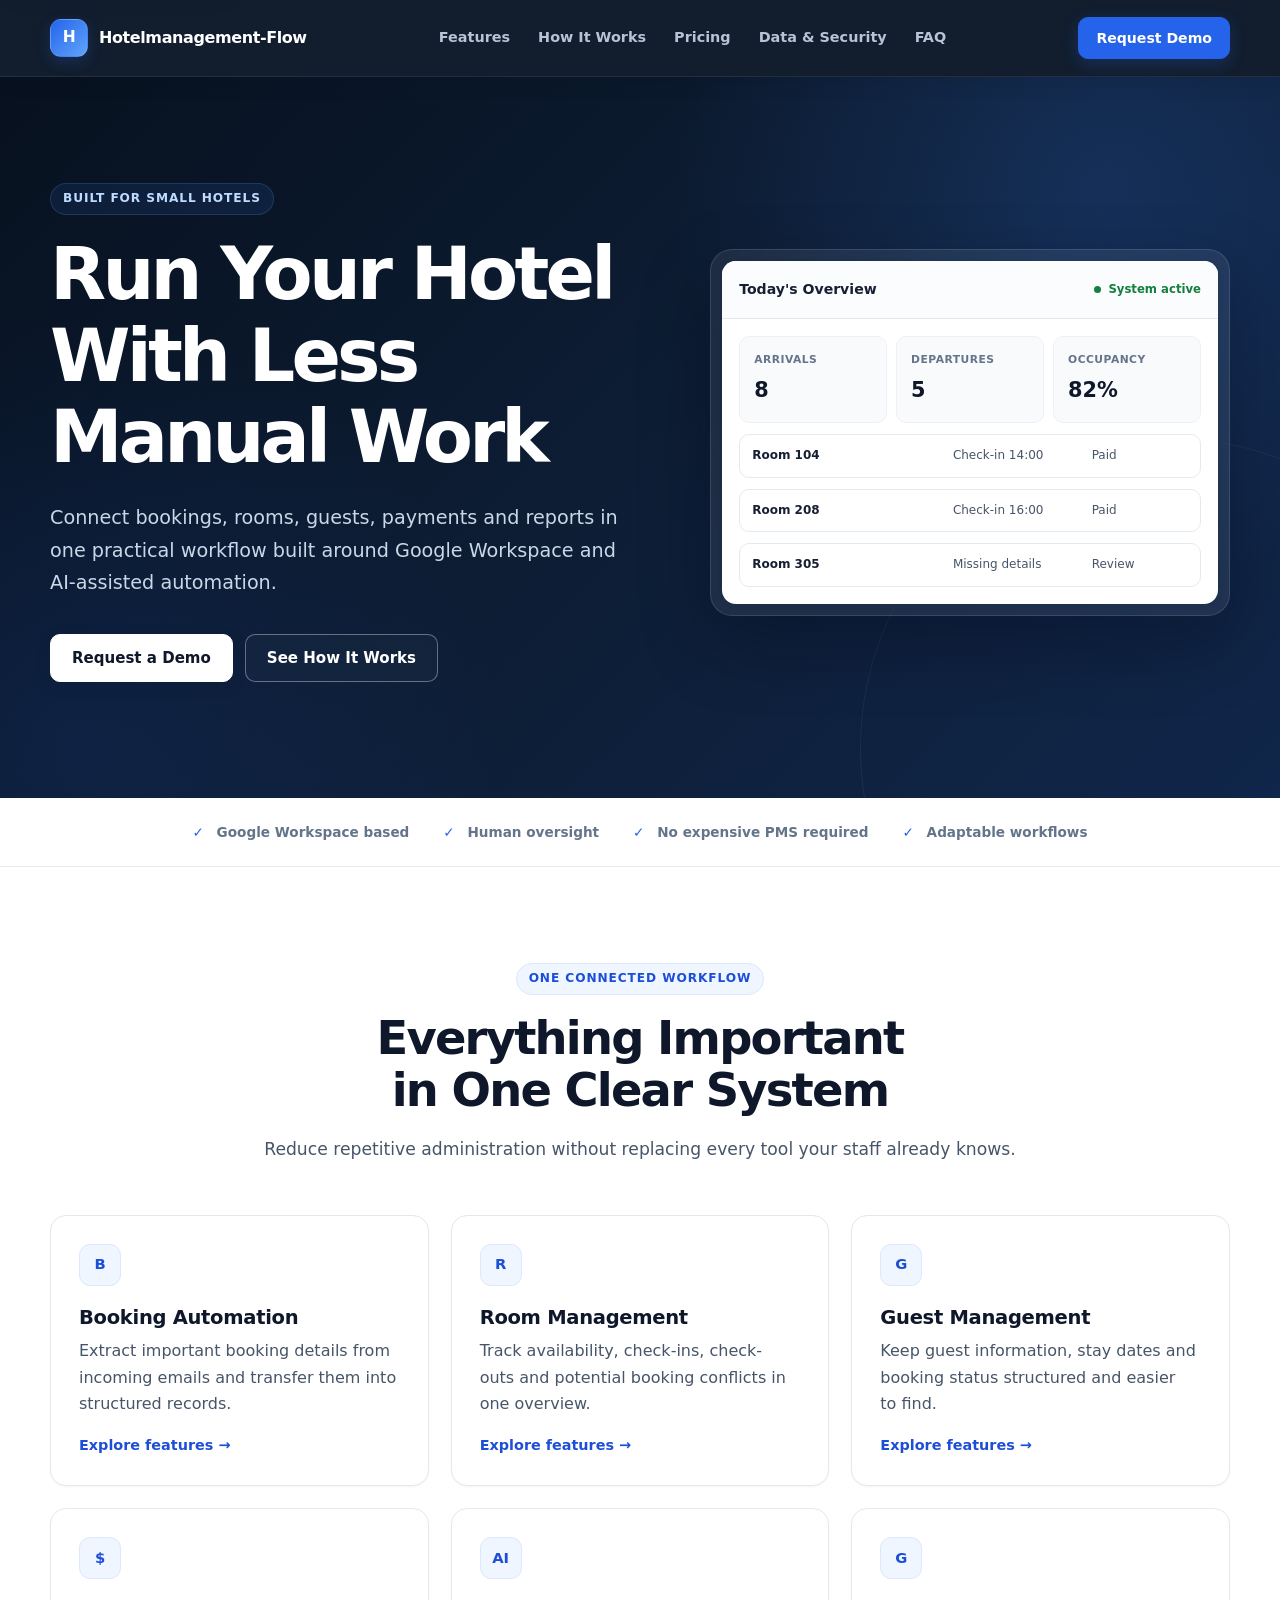
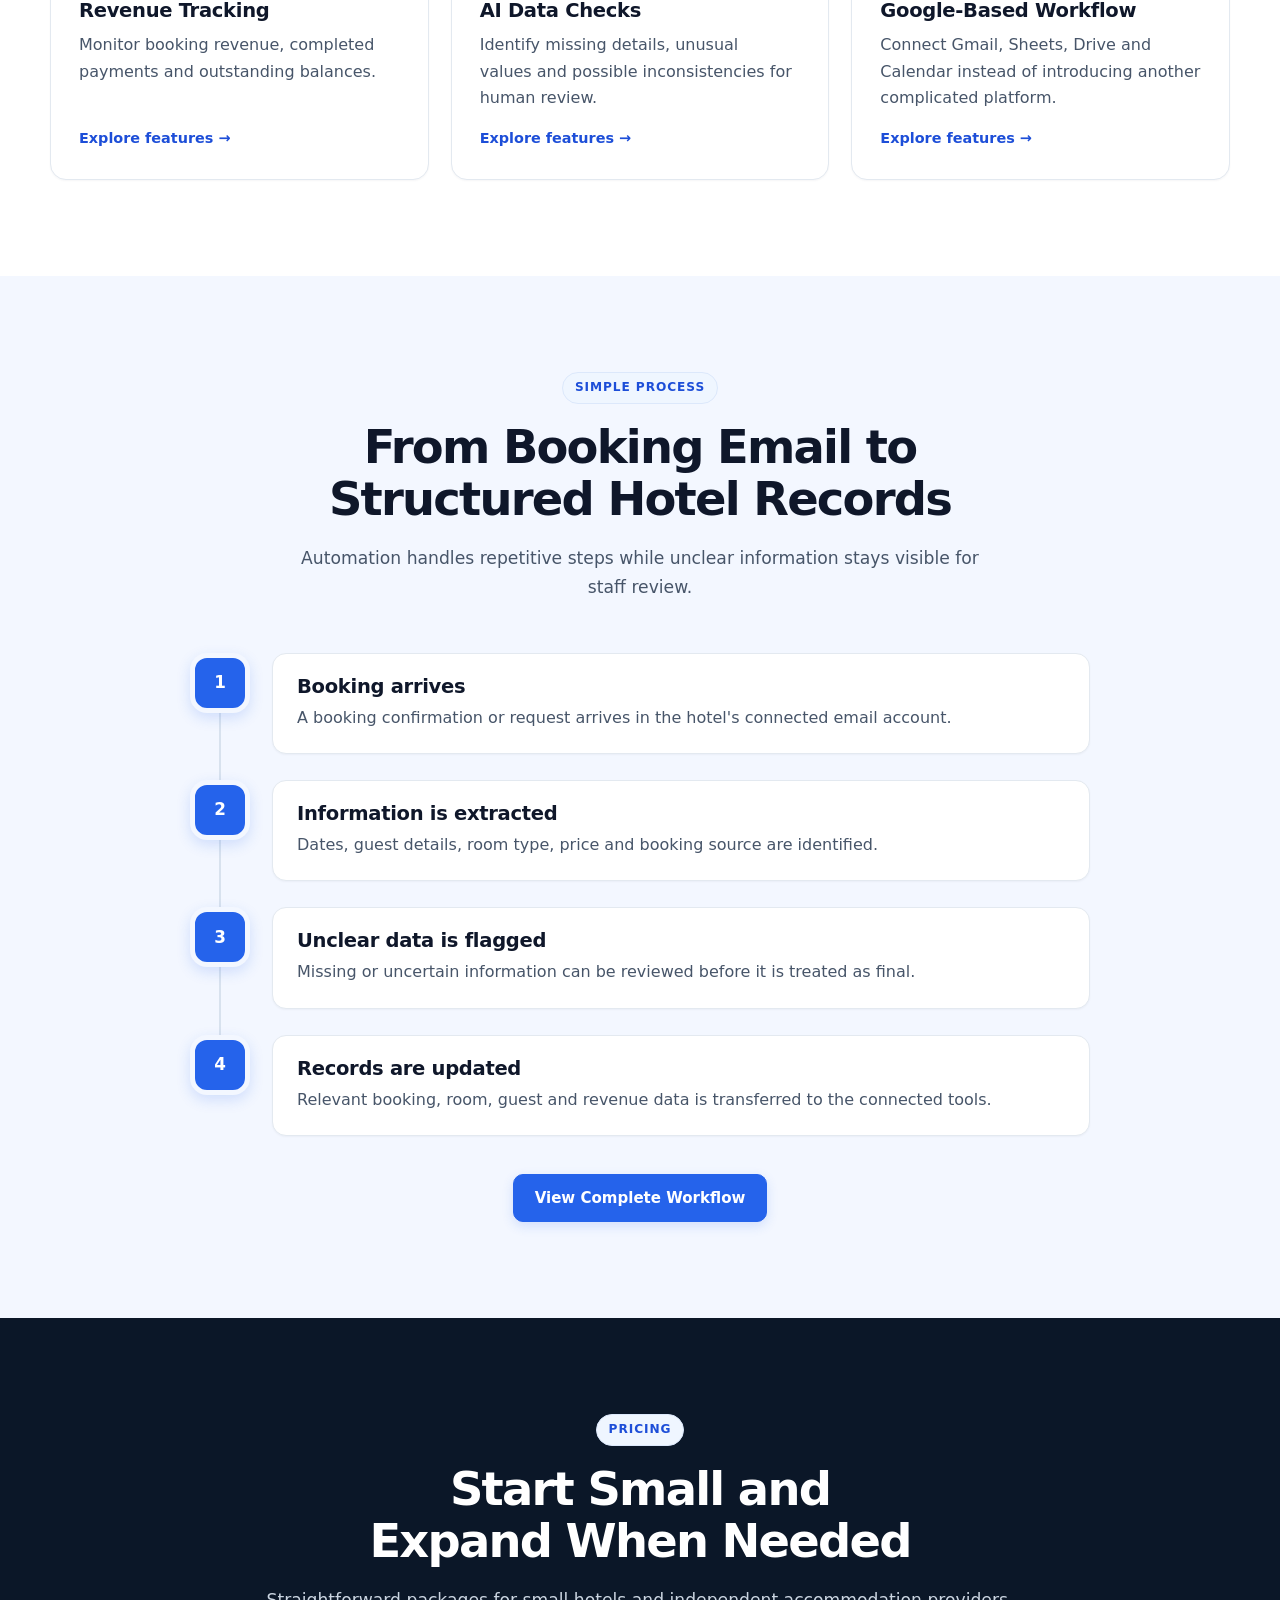
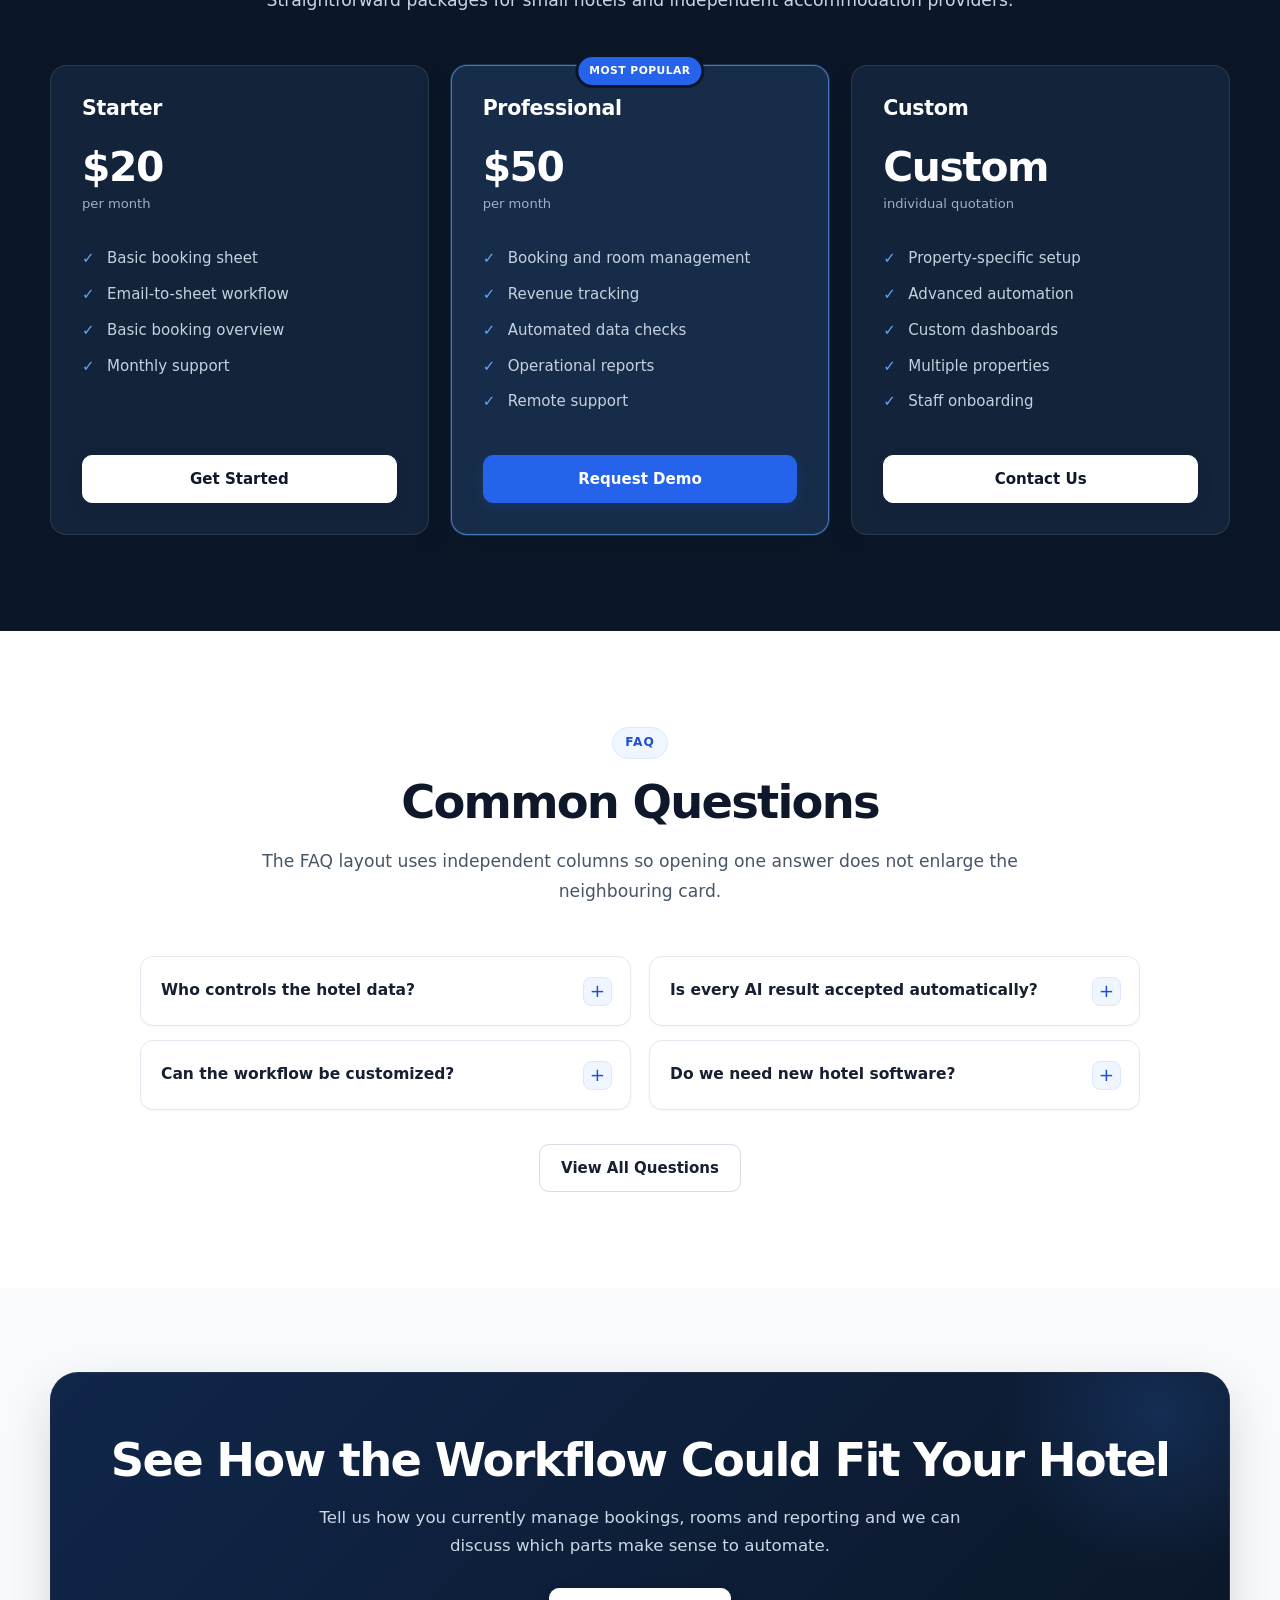
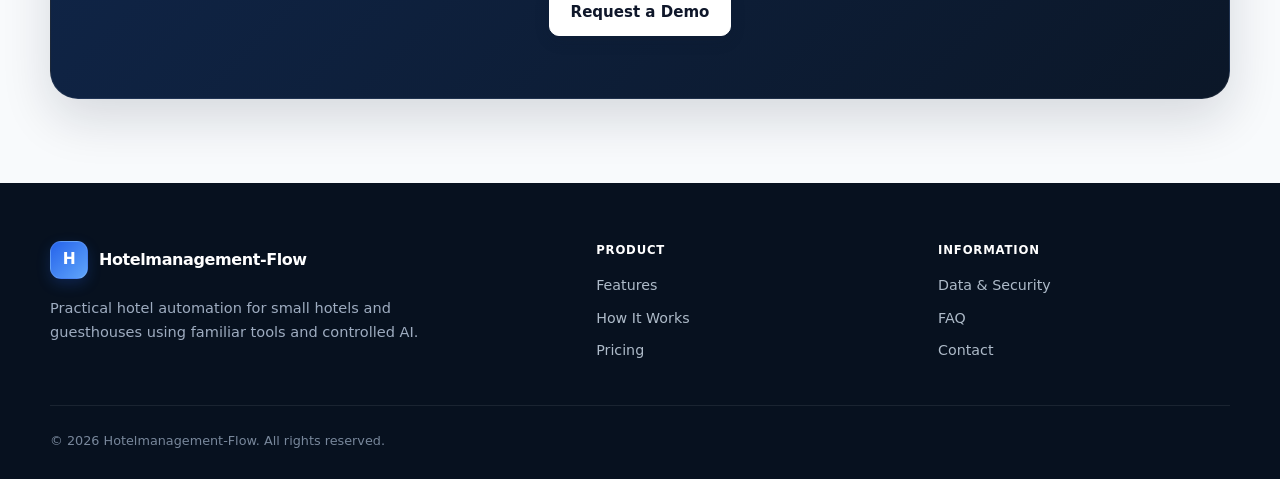
<file: index.html>
<!DOCTYPE html>
<html lang="en">
<head>
  <meta charset="UTF-8">

  <meta
    name="viewport"
    content="width=device-width, initial-scale=1.0"
  >

  <title>
    Hotelmanagement-Flow | AI Automation for Small Hotels
  </title>

  <meta
    name="description"
    content="Hotelmanagement-Flow automates bookings, rooms, guest records and reporting for small hotels using Google Workspace and practical AI."
  >

  <meta name="theme-color" content="#0f172a">
  <meta name="robots" content="index, follow">

  <link rel="stylesheet" href="styles.css">

  <!-- Open Graph / Twitter -->
  <link rel="icon" href="/favicon.svg" />
  <meta property="og:type" content="website">
  <meta property="og:site_name" content="Hotelmanagement-Flow">
  <meta property="og:title" content="Hotelmanagement-Flow — AI automation for small hotels">
  <meta property="og:description" content="Connect bookings, rooms, guests, payments and reports in one workflow built around Google Workspace and AI-assisted automation.">
  <meta property="og:url" content="https://flow-techsolutions.github.io/">
  <meta property="og:image" content="https://flow-techsolutions.github.io/favicon.svg">
  <meta name="twitter:card" content="summary_large_image">
  <meta name="twitter:site" content="@FlowTechSolutions">
</head>

<body data-page="home">
  <a class="skip-link" href="#main-content">
    Skip to main content
  </a>

  <header class="site-header">
    <div class="container navbar">
      <a class="brand" href="index.html">
        <span class="brand-mark">H</span>
        <span>Hotelmanagement-Flow</span>
      </a>

      <nav
        class="nav-links"
        id="main-navigation"
        aria-label="Main navigation"
      >
        <a
          class="nav-link"
          data-nav="features"
          href="features.html"
        >
          Features
        </a>

        <a
          class="nav-link"
          data-nav="how"
          href="how-it-works.html"
        >
          How It Works
        </a>

        <a
          class="nav-link"
          data-nav="pricing"
          href="pricing.html"
        >
          Pricing
        </a>

        <a
          class="nav-link"
          data-nav="security"
          href="security.html"
        >
          Data & Security
        </a>

        <a
          class="nav-link"
          data-nav="faq"
          href="faq.html"
        >
          FAQ
        </a>
      </nav>

      <div class="nav-actions">
        <a
          class="button button-small"
          href="contact.html"
        >
          Request Demo
        </a>

        <button
          class="nav-toggle"
          type="button"
          aria-label="Toggle navigation"
          aria-controls="main-navigation"
          aria-expanded="false"
        >
          <span class="nav-toggle-lines"></span>
        </button>
      </div>
    </div>
  </header>

  <main id="main-content">
    <section class="hero">
      <div class="container hero-grid">
        <div class="hero-copy">
          <span class="eyebrow">
            Built for small hotels
          </span>

          <h1>
            Run Your Hotel With Less Manual Work
          </h1>

          <p>
            Connect bookings, rooms, guests, payments and
            reports in one practical workflow built around
            Google Workspace and AI-assisted automation.
          </p>

          <div class="button-group">
            <a class="button button-light" href="contact.html">
              Request a Demo
            </a>

            <a
              class="button button-outline"
              href="how-it-works.html"
              style="color: white; border-color: rgba(255,255,255,.35);"
            >
              See How It Works
            </a>
          </div>
        </div>

        <div
          class="hero-dashboard"
          aria-label="Example hotel management dashboard"
        >
          <div class="dashboard-window">
            <div class="dashboard-top">
              <span class="dashboard-title">
                Today's Overview
              </span>

              <span class="status">
                System active
              </span>
            </div>

            <div class="dashboard-body">
              <div class="metric-grid">
                <div class="metric">
                  <span class="metric-label">
                    ARRIVALS
                  </span>

                  <span class="metric-value">
                    8
                  </span>
                </div>

                <div class="metric">
                  <span class="metric-label">
                    DEPARTURES
                  </span>

                  <span class="metric-value">
                    5
                  </span>
                </div>

                <div class="metric">
                  <span class="metric-label">
                    OCCUPANCY
                  </span>

                  <span class="metric-value">
                    82%
                  </span>
                </div>
              </div>

              <div class="booking-row">
                <strong>Room 104</strong>
                <span>Check-in 14:00</span>
                <span>Paid</span>
              </div>

              <div class="booking-row">
                <strong>Room 208</strong>
                <span>Check-in 16:00</span>
                <span>Paid</span>
              </div>

              <div class="booking-row">
                <strong>Room 305</strong>
                <span>Missing details</span>
                <span>Review</span>
              </div>
            </div>
          </div>
        </div>
      </div>
    </section>

    <div class="trust-strip">
      <div class="container trust-list">
        <span class="trust-item">
          Google Workspace based
        </span>

        <span class="trust-item">
          Human oversight
        </span>

        <span class="trust-item">
          No expensive PMS required
        </span>

        <span class="trust-item">
          Adaptable workflows
        </span>
      </div>
    </div>

    <section class="section section-light">
      <div class="container">
        <div class="section-heading">
          <span class="eyebrow">
            One connected workflow
          </span>

          <h2>
            Everything Important in One Clear System
          </h2>

          <p class="subtitle">
            Reduce repetitive administration without replacing
            every tool your staff already knows.
          </p>
        </div>

        <div class="card-grid">
          <article class="card">
            <div class="card-icon">B</div>

            <h3>Booking Automation</h3>

            <p>
              Extract important booking details from incoming
              emails and transfer them into structured records.
            </p>

            <a class="card-link" href="features.html">
              Explore features →
            </a>
          </article>

          <article class="card">
            <div class="card-icon">R</div>

            <h3>Room Management</h3>

            <p>
              Track availability, check-ins, check-outs and
              potential booking conflicts in one overview.
            </p>

            <a class="card-link" href="features.html">
              Explore features →
            </a>
          </article>

          <article class="card">
            <div class="card-icon">G</div>

            <h3>Guest Management</h3>

            <p>
              Keep guest information, stay dates and booking
              status structured and easier to find.
            </p>

            <a class="card-link" href="features.html">
              Explore features →
            </a>
          </article>

          <article class="card">
            <div class="card-icon">$</div>

            <h3>Revenue Tracking</h3>

            <p>
              Monitor booking revenue, completed payments and
              outstanding balances.
            </p>

            <a class="card-link" href="features.html">
              Explore features →
            </a>
          </article>

          <article class="card">
            <div class="card-icon">AI</div>

            <h3>AI Data Checks</h3>

            <p>
              Identify missing details, unusual values and
              possible inconsistencies for human review.
            </p>

            <a class="card-link" href="features.html">
              Explore features →
            </a>
          </article>

          <article class="card">
            <div class="card-icon">G</div>

            <h3>Google-Based Workflow</h3>

            <p>
              Connect Gmail, Sheets, Drive and Calendar instead
              of introducing another complicated platform.
            </p>

            <a class="card-link" href="features.html">
              Explore features →
            </a>
          </article>
        </div>
      </div>
    </section>

    <section class="section section-blue">
      <div class="container">
        <div class="section-heading">
          <span class="eyebrow">
            Simple process
          </span>

          <h2>
            From Booking Email to Structured Hotel Records
          </h2>

          <p class="subtitle">
            Automation handles repetitive steps while unclear
            information stays visible for staff review.
          </p>
        </div>

        <div class="steps">
          <article class="step">
            <div class="step-number">1</div>

            <div class="step-content">
              <h3>Booking arrives</h3>

              <p>
                A booking confirmation or request arrives in
                the hotel's connected email account.
              </p>
            </div>
          </article>

          <article class="step">
            <div class="step-number">2</div>

            <div class="step-content">
              <h3>Information is extracted</h3>

              <p>
                Dates, guest details, room type, price and
                booking source are identified.
              </p>
            </div>
          </article>

          <article class="step">
            <div class="step-number">3</div>

            <div class="step-content">
              <h3>Unclear data is flagged</h3>

              <p>
                Missing or uncertain information can be reviewed
                before it is treated as final.
              </p>
            </div>
          </article>

          <article class="step">
            <div class="step-number">4</div>

            <div class="step-content">
              <h3>Records are updated</h3>

              <p>
                Relevant booking, room, guest and revenue data
                is transferred to the connected tools.
              </p>
            </div>
          </article>
        </div>

        <div
          class="button-group"
          style="justify-content:center; margin-top:38px;"
        >
          <a class="button" href="how-it-works.html">
            View Complete Workflow
          </a>
        </div>
      </div>
    </section>

    <section class="section section-dark">
      <div class="container">
        <div class="section-heading">
          <span class="eyebrow">
            Pricing
          </span>

          <h2>
            Start Small and Expand When Needed
          </h2>

          <p class="subtitle">
            Straightforward packages for small hotels and
            independent accommodation providers.
          </p>
        </div>

        <div class="pricing-grid">
          <article class="price-card">
            <h3>Starter</h3>

            <div class="price">
              $20
              <small>per month</small>
            </div>

            <ul class="feature-list">
              <li>Basic booking sheet</li>
              <li>Email-to-sheet workflow</li>
              <li>Basic booking overview</li>
              <li>Monthly support</li>
            </ul>

            <a class="button button-light" href="contact.html">
              Get Started
            </a>
          </article>

          <article class="price-card featured">
            <span class="price-badge">
              MOST POPULAR
            </span>

            <h3>Professional</h3>

            <div class="price">
              $50
              <small>per month</small>
            </div>

            <ul class="feature-list">
              <li>Booking and room management</li>
              <li>Revenue tracking</li>
              <li>Automated data checks</li>
              <li>Operational reports</li>
              <li>Remote support</li>
            </ul>

            <a class="button" href="contact.html">
              Request Demo
            </a>
          </article>

          <article class="price-card">
            <h3>Custom</h3>

            <div class="price">
              Custom
              <small>individual quotation</small>
            </div>

            <ul class="feature-list">
              <li>Property-specific setup</li>
              <li>Advanced automation</li>
              <li>Custom dashboards</li>
              <li>Multiple properties</li>
              <li>Staff onboarding</li>
            </ul>

            <a class="button button-light" href="contact.html">
              Contact Us
            </a>
          </article>
        </div>
      </div>
    </section>

    <section class="section section-light">
      <div class="container">
        <div class="section-heading">
          <span class="eyebrow">
            FAQ
          </span>

          <h2>
            Common Questions
          </h2>

          <p class="subtitle">
            The FAQ layout uses independent columns so opening
            one answer does not enlarge the neighbouring card.
          </p>
        </div>

        <div
          class="faq-columns"
          data-accordion="single"
        >
          <div class="faq-stack">
            <details class="faq-item">
              <summary>
                Who controls the hotel data?
              </summary>

              <div class="faq-answer">
                <p>
                  The hotel controls its Google Workspace account
                  and determines which accounts, documents and
                  permissions are used.
                </p>
              </div>
            </details>

            <details class="faq-item">
              <summary>
                Can the workflow be customized?
              </summary>

              <div class="faq-answer">
                <p>
                  Yes. Room types, booking sources, reports and
                  automation rules can be adapted to the
                  property's processes.
                </p>
              </div>
            </details>
          </div>

          <div class="faq-stack">
            <details class="faq-item">
              <summary>
                Is every AI result accepted automatically?
              </summary>

              <div class="faq-answer">
                <p>
                  No. Unclear or incomplete information can be
                  flagged for manual confirmation.
                </p>
              </div>
            </details>

            <details class="faq-item">
              <summary>
                Do we need new hotel software?
              </summary>

              <div class="faq-answer">
                <p>
                  Not necessarily. The workflow can build on
                  Gmail, Google Sheets, Drive and Calendar.
                </p>
              </div>
            </details>
          </div>
        </div>

        <div
          class="button-group"
          style="justify-content:center; margin-top:34px;"
        >
          <a class="button button-outline" href="faq.html">
            View All Questions
          </a>
        </div>
      </div>
    </section>

    <section class="cta-section">
      <div class="cta-box">
        <h2>
          See How the Workflow Could Fit Your Hotel
        </h2>

        <p>
          Tell us how you currently manage bookings, rooms and
          reporting and we can discuss which parts make sense to
          automate.
        </p>

        <a class="button button-light" href="contact.html">
          Request a Demo
        </a>
      </div>
    </section>
  </main>

  <footer class="site-footer">
    <div class="container">
      <div class="footer-grid">
        <div class="footer-brand">
          <a class="brand" href="index.html">
            <span class="brand-mark">H</span>
            <span>Hotelmanagement-Flow</span>
          </a>

          <p>
            Practical hotel automation for small hotels and
            guesthouses using familiar tools and controlled AI.
          </p>
        </div>

        <div>
          <div class="footer-title">
            Product
          </div>

          <div class="footer-links">
            <a href="features.html">Features</a>
            <a href="how-it-works.html">How It Works</a>
            <a href="pricing.html">Pricing</a>
          </div>
        </div>

        <div>
          <div class="footer-title">
            Information
          </div>

          <div class="footer-links">
            <a href="security.html">Data & Security</a>
            <a href="faq.html">FAQ</a>
            <a href="contact.html">Contact</a>
          </div>
        </div>
      </div>

      <div class="footer-bottom">
        © <span data-current-year>2026</span>
        Hotelmanagement-Flow. All rights reserved.
      </div>
    </div>
  </footer>
  

  <script src="script.js" defer></script>
</body>
</html>
</file>
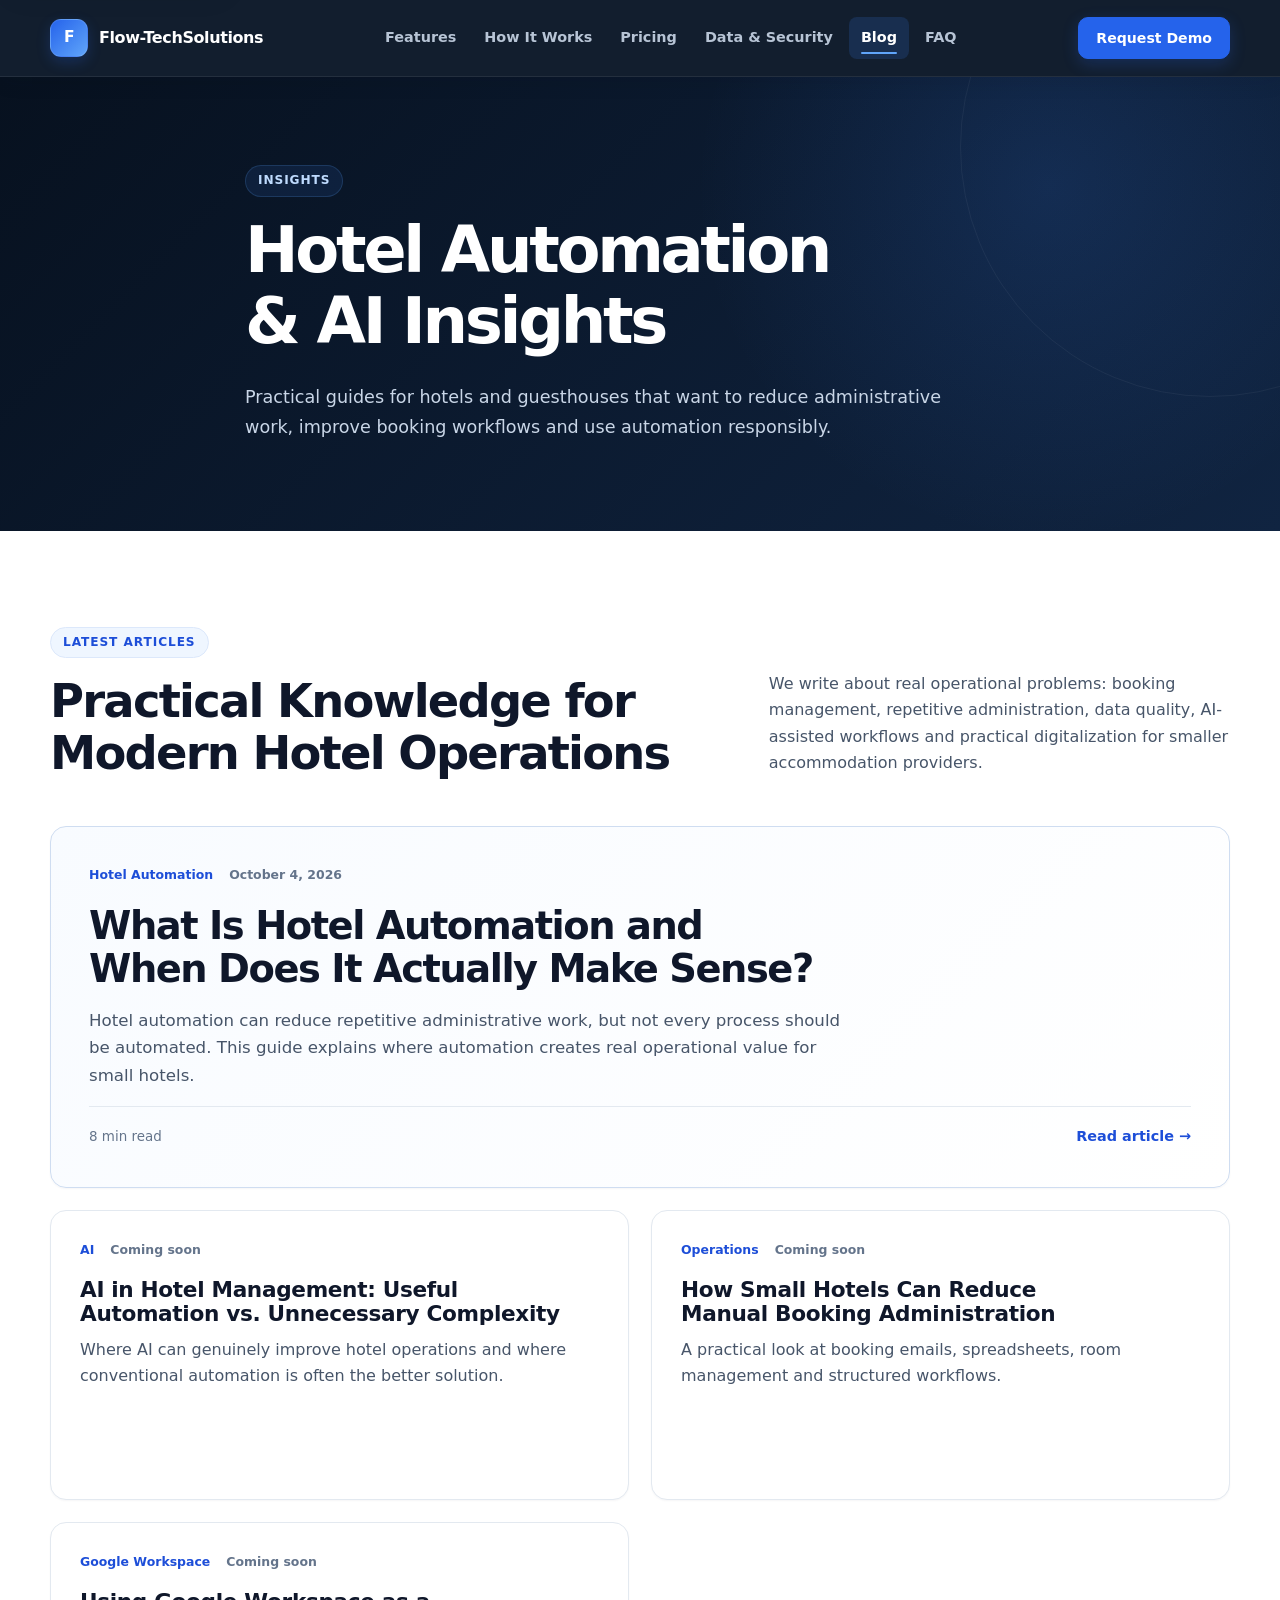
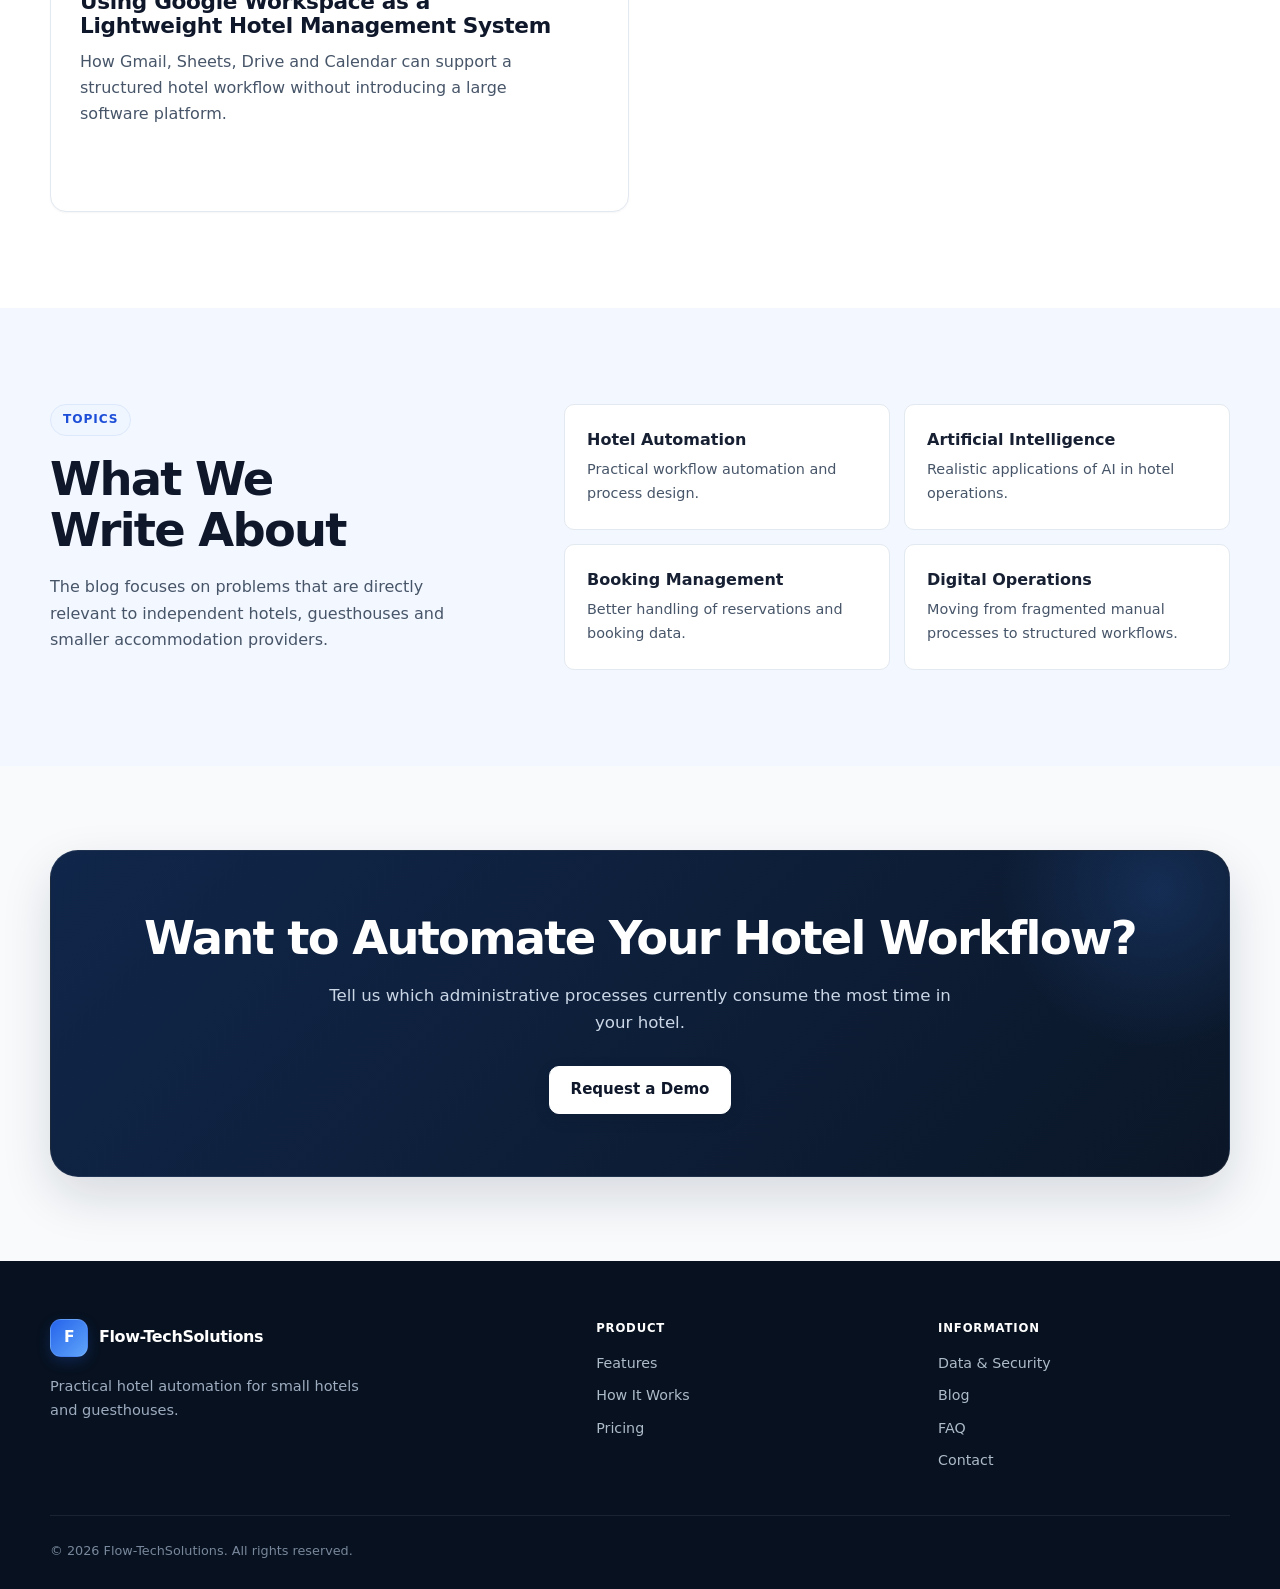
<file: blog/index.html>
<!DOCTYPE html>
<html lang="en">
<head>
  <meta charset="UTF-8">

  <meta
    name="viewport"
    content="width=device-width, initial-scale=1.0"
  >

  <title>
    Hotel Automation Blog | Flow-TechSolutions
  </title>

  <meta
    name="description"
    content="Practical guides and insights about hotel automation, AI, booking management, Google Workspace and digital hotel operations."
  >

  <meta
    name="robots"
    content="index, follow, max-image-preview:large"
  >

  <link
    rel="canonical"
    href="https://flow-techsolutions.github.io/blog/"
  >

  <link
    rel="stylesheet"
    href="../styles.css"
  >

  <meta
    property="og:title"
    content="Hotel Automation Blog | Flow-TechSolutions"
  >

  <meta
    property="og:description"
    content="Practical insights about AI, hotel automation, booking workflows and digital hotel management."
  >

  <meta
    property="og:type"
    content="website"
  >

  <meta
    property="og:url"
    content="https://flow-techsolutions.github.io/blog/"
  >

  <meta
    name="twitter:card"
    content="summary"
  >

  <script type="application/ld+json">
  {
    "@context": "https://schema.org",
    "@type": "Blog",
    "@id": "https://flow-techsolutions.github.io/blog/#blog",
    "url": "https://flow-techsolutions.github.io/blog/",
    "name": "Flow-TechSolutions Hotel Automation Blog",
    "description": "Practical articles about hotel automation, AI, booking workflows and digital hotel operations.",
    "publisher": {
      "@type": "Organization",
      "name": "Flow-TechSolutions",
      "url": "https://flow-techsolutions.github.io/"
    }
  }
  </script>
</head>

<body data-page="blog">
  <a
    class="skip-link"
    href="#main-content"
  >
    Skip to main content
  </a>

  <header class="site-header">
    <div class="container navbar">
      <a
        class="brand"
        href="../index.html"
      >
        <span class="brand-mark">F</span>
        <span>Flow-TechSolutions</span>
      </a>

      <nav
        class="nav-links"
        id="main-navigation"
        aria-label="Main navigation"
      >
        <a
          class="nav-link"
          data-nav="features"
          href="../features.html"
        >
          Features
        </a>

        <a
          class="nav-link"
          data-nav="how"
          href="../how-it-works.html"
        >
          How It Works
        </a>

        <a
          class="nav-link"
          data-nav="pricing"
          href="../pricing.html"
        >
          Pricing
        </a>

        <a
          class="nav-link"
          data-nav="security"
          href="../security.html"
        >
          Data & Security
        </a>

        <a
          class="nav-link"
          data-nav="blog"
          href="./"
        >
          Blog
        </a>

        <a
          class="nav-link"
          data-nav="faq"
          href="../faq.html"
        >
          FAQ
        </a>
      </nav>

      <div class="nav-actions">
        <a
          class="button button-small"
          href="../contact.html"
        >
          Request Demo
        </a>

        <button
          class="nav-toggle"
          type="button"
          aria-label="Toggle navigation"
          aria-controls="main-navigation"
          aria-expanded="false"
        >
          <span class="nav-toggle-lines"></span>
        </button>
      </div>
    </div>
  </header>

  <main id="main-content">
    <section class="page-hero blog-hero">
      <div class="container page-hero-content">
        <span class="eyebrow">
          Insights
        </span>

        <h1>
          Hotel Automation & AI Insights
        </h1>

        <p>
          Practical guides for hotels and guesthouses that want
          to reduce administrative work, improve booking
          workflows and use automation responsibly.
        </p>
      </div>
    </section>

    <section class="section section-light">
      <div class="container">
        <div class="blog-intro">
          <div>
            <span class="eyebrow">
              Latest articles
            </span>

            <h2>
              Practical Knowledge for Modern Hotel Operations
            </h2>
          </div>

          <p>
            We write about real operational problems:
            booking management, repetitive administration,
            data quality, AI-assisted workflows and practical
            digitalization for smaller accommodation providers.
          </p>
        </div>

        <div class="blog-grid">
          <article class="blog-card blog-card-featured">
            <div class="blog-card-meta">
              <span>Hotel Automation</span>
              <time datetime="2026-10-04">
                October 4, 2026
              </time>
            </div>

            <h2>
              What Is Hotel Automation and When Does It Actually Make Sense?
            </h2>

            <p>
              Hotel automation can reduce repetitive
              administrative work, but not every process should
              be automated. This guide explains where automation
              creates real operational value for small hotels.
            </p>

            <div class="blog-card-footer">
              <span>8 min read</span>

              <a
                class="card-link"
                href="hotel-automation-small-hotels.html"
              >
                Read article →
              </a>
            </div>
          </article>

          <article class="blog-card">
            <div class="blog-card-meta">
              <span>AI</span>
              <span>Coming soon</span>
            </div>

            <h3>
              AI in Hotel Management: Useful Automation vs. Unnecessary Complexity
            </h3>

            <p>
              Where AI can genuinely improve hotel operations
              and where conventional automation is often the
              better solution.
            </p>
          </article>

          <article class="blog-card">
            <div class="blog-card-meta">
              <span>Operations</span>
              <span>Coming soon</span>
            </div>

            <h3>
              How Small Hotels Can Reduce Manual Booking Administration
            </h3>

            <p>
              A practical look at booking emails, spreadsheets,
              room management and structured workflows.
            </p>
          </article>

          <article class="blog-card">
            <div class="blog-card-meta">
              <span>Google Workspace</span>
              <span>Coming soon</span>
            </div>

            <h3>
              Using Google Workspace as a Lightweight Hotel Management System
            </h3>

            <p>
              How Gmail, Sheets, Drive and Calendar can support
              a structured hotel workflow without introducing a
              large software platform.
            </p>
          </article>
        </div>
      </div>
    </section>

    <section class="section section-blue">
      <div class="container blog-topic-section">
        <div>
          <span class="eyebrow">
            Topics
          </span>

          <h2>
            What We Write About
          </h2>

          <p>
            The blog focuses on problems that are directly
            relevant to independent hotels, guesthouses and
            smaller accommodation providers.
          </p>
        </div>

        <div class="blog-topic-grid">
          <div class="blog-topic">
            <strong>Hotel Automation</strong>
            <span>
              Practical workflow automation and process design.
            </span>
          </div>

          <div class="blog-topic">
            <strong>Artificial Intelligence</strong>
            <span>
              Realistic applications of AI in hotel operations.
            </span>
          </div>

          <div class="blog-topic">
            <strong>Booking Management</strong>
            <span>
              Better handling of reservations and booking data.
            </span>
          </div>

          <div class="blog-topic">
            <strong>Digital Operations</strong>
            <span>
              Moving from fragmented manual processes to
              structured workflows.
            </span>
          </div>
        </div>
      </div>
    </section>

    <section class="cta-section">
      <div class="cta-box">
        <h2>
          Want to Automate Your Hotel Workflow?
        </h2>

        <p>
          Tell us which administrative processes currently
          consume the most time in your hotel.
        </p>

        <a
          class="button button-light"
          href="../contact.html"
        >
          Request a Demo
        </a>
      </div>
    </section>
  </main>

  <footer class="site-footer">
    <div class="container">
      <div class="footer-grid">
        <div class="footer-brand">
          <a
            class="brand"
            href="../index.html"
          >
            <span class="brand-mark">F</span>
            <span>Flow-TechSolutions</span>
          </a>

          <p>
            Practical hotel automation for small hotels and
            guesthouses.
          </p>
        </div>

        <div>
          <div class="footer-title">
            Product
          </div>

          <div class="footer-links">
            <a href="../features.html">Features</a>
            <a href="../how-it-works.html">How It Works</a>
            <a href="../pricing.html">Pricing</a>
          </div>
        </div>

        <div>
          <div class="footer-title">
            Information
          </div>

          <div class="footer-links">
            <a href="../security.html">Data & Security</a>
            <a href="./">Blog</a>
            <a href="../faq.html">FAQ</a>
            <a href="../contact.html">Contact</a>
          </div>
        </div>
      </div>

      <div class="footer-bottom">
        © <span data-current-year>2026</span>
        Flow-TechSolutions. All rights reserved.
      </div>
    </div>
  </footer>

  <script src="../script.js"></script>
</body>
</html>
</file>
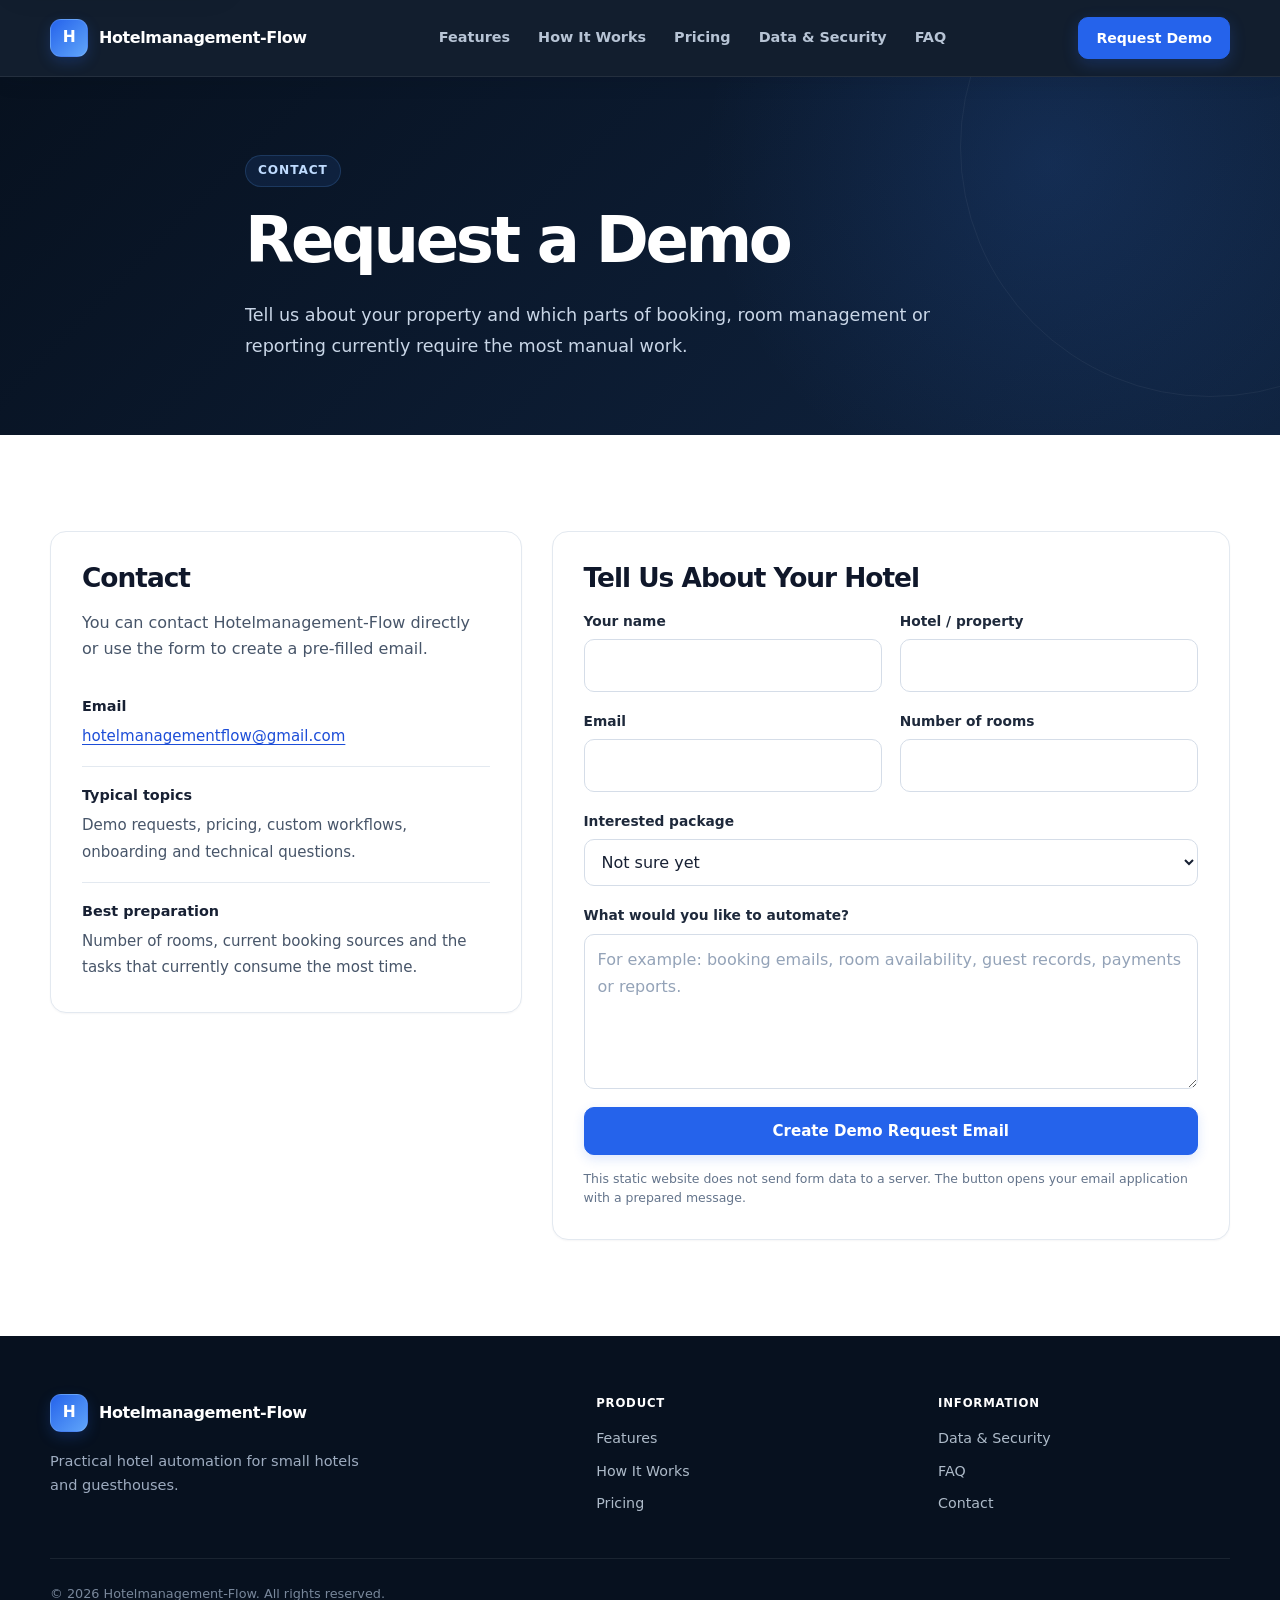
<file: contact.html>
<!DOCTYPE html>
<html lang="en">
<head>
  <meta charset="UTF-8">

  <meta
    name="viewport"
    content="width=device-width, initial-scale=1.0"
  >

  <title>
    Contact | Hotelmanagement-Flow
  </title>

  <meta
    name="description"
    content="Request a Hotelmanagement-Flow demonstration or discuss a hotel automation setup."
  >

  <link rel="stylesheet" href="styles.css">
</head>

<body data-page="contact">
  <a class="skip-link" href="#main-content">
    Skip to main content
  </a>

  <header class="site-header">
    <div class="container navbar">
      <a class="brand" href="index.html">
        <span class="brand-mark">H</span>
        <span>Hotelmanagement-Flow</span>
      </a>

      <nav
        class="nav-links"
        id="main-navigation"
        aria-label="Main navigation"
      >
        <a class="nav-link" data-nav="features" href="features.html">
          Features
        </a>

        <a class="nav-link" data-nav="how" href="how-it-works.html">
          How It Works
        </a>

        <a class="nav-link" data-nav="pricing" href="pricing.html">
          Pricing
        </a>

        <a class="nav-link" data-nav="security" href="security.html">
          Data & Security
        </a>

        <a class="nav-link" data-nav="faq" href="faq.html">
          FAQ
        </a>
      </nav>

      <div class="nav-actions">
        <a class="button button-small" href="contact.html">
          Request Demo
        </a>

        <button
          class="nav-toggle"
          type="button"
          aria-label="Toggle navigation"
          aria-controls="main-navigation"
          aria-expanded="false"
        >
          <span class="nav-toggle-lines"></span>
        </button>
      </div>
    </div>
  </header>

  <main id="main-content">
    <section class="page-hero">
      <div class="container page-hero-content">
        <span class="eyebrow">
          Contact
        </span>

        <h1>
          Request a Demo
        </h1>

        <p>
          Tell us about your property and which parts of booking,
          room management or reporting currently require the most
          manual work.
        </p>
      </div>
    </section>

    <section class="section section-light">
      <div class="container contact-layout">
        <aside class="contact-card">
          <h2>
            Contact
          </h2>

          <p>
            You can contact Hotelmanagement-Flow directly or use
            the form to create a pre-filled email.
          </p>

          <div class="contact-item">
            <strong>Email</strong>

            <a href="mailto:hotelmanagementflow@gmail.com">
              hotelmanagementflow@gmail.com
            </a>
          </div>

          <div class="contact-item">
            <strong>Typical topics</strong>

            <span>
              Demo requests, pricing, custom workflows,
              onboarding and technical questions.
            </span>
          </div>

          <div class="contact-item">
            <strong>Best preparation</strong>

            <span>
              Number of rooms, current booking sources and the
              tasks that currently consume the most time.
            </span>
          </div>
        </aside>

        <div class="form-card">
          <h2>
            Tell Us About Your Hotel
          </h2>

          <form id="demo-form">
            <div class="form-grid">
              <div class="form-field">
                <label for="name">
                  Your name
                </label>

                <input
                  id="name"
                  name="name"
                  type="text"
                  autocomplete="name"
                  required
                >
              </div>

              <div class="form-field">
                <label for="hotel">
                  Hotel / property
                </label>

                <input
                  id="hotel"
                  name="hotel"
                  type="text"
                  autocomplete="organization"
                  required
                >
              </div>

              <div class="form-field">
                <label for="email">
                  Email
                </label>

                <input
                  id="email"
                  name="email"
                  type="email"
                  autocomplete="email"
                  required
                >
              </div>

              <div class="form-field">
                <label for="rooms">
                  Number of rooms
                </label>

                <input
                  id="rooms"
                  name="rooms"
                  type="number"
                  min="1"
                  step="1"
                >
              </div>

              <div class="form-field full">
                <label for="plan">
                  Interested package
                </label>

                <select id="plan" name="plan">
                  <option value="Not sure">
                    Not sure yet
                  </option>

                  <option value="Starter">
                    Starter
                  </option>

                  <option value="Professional">
                    Professional
                  </option>

                  <option value="Custom">
                    Custom
                  </option>
                </select>
              </div>

              <div class="form-field full">
                <label for="message">
                  What would you like to automate?
                </label>

                <textarea
                  id="message"
                  name="message"
                  placeholder="For example: booking emails, room availability, guest records, payments or reports."
                ></textarea>
              </div>

              <div class="form-field full">
                <button class="button" type="submit">
                  Create Demo Request Email
                </button>
              </div>
            </div>

            <p class="form-note">
              This static website does not send form data to a
              server. The button opens your email application
              with a prepared message.
            </p>
          </form>
        </div>
      </div>
    </section>
  </main>

  <footer class="site-footer">
    <div class="container">
      <div class="footer-grid">
        <div class="footer-brand">
          <a class="brand" href="index.html">
            <span class="brand-mark">H</span>
            <span>Hotelmanagement-Flow</span>
          </a>

          <p>
            Practical hotel automation for small hotels and
            guesthouses.
          </p>
        </div>

        <div>
          <div class="footer-title">Product</div>

          <div class="footer-links">
            <a href="features.html">Features</a>
            <a href="how-it-works.html">How It Works</a>
            <a href="pricing.html">Pricing</a>
          </div>
        </div>

        <div>
          <div class="footer-title">Information</div>

          <div class="footer-links">
            <a href="security.html">Data & Security</a>
            <a href="faq.html">FAQ</a>
            <a href="contact.html">Contact</a>
          </div>
        </div>
      </div>

      <div class="footer-bottom">
        © <span data-current-year>2026</span>
        Hotelmanagement-Flow. All rights reserved.
      </div>
    </div>
  </footer>

  <script src="script.js"></script>
</body>
</html>
</file>
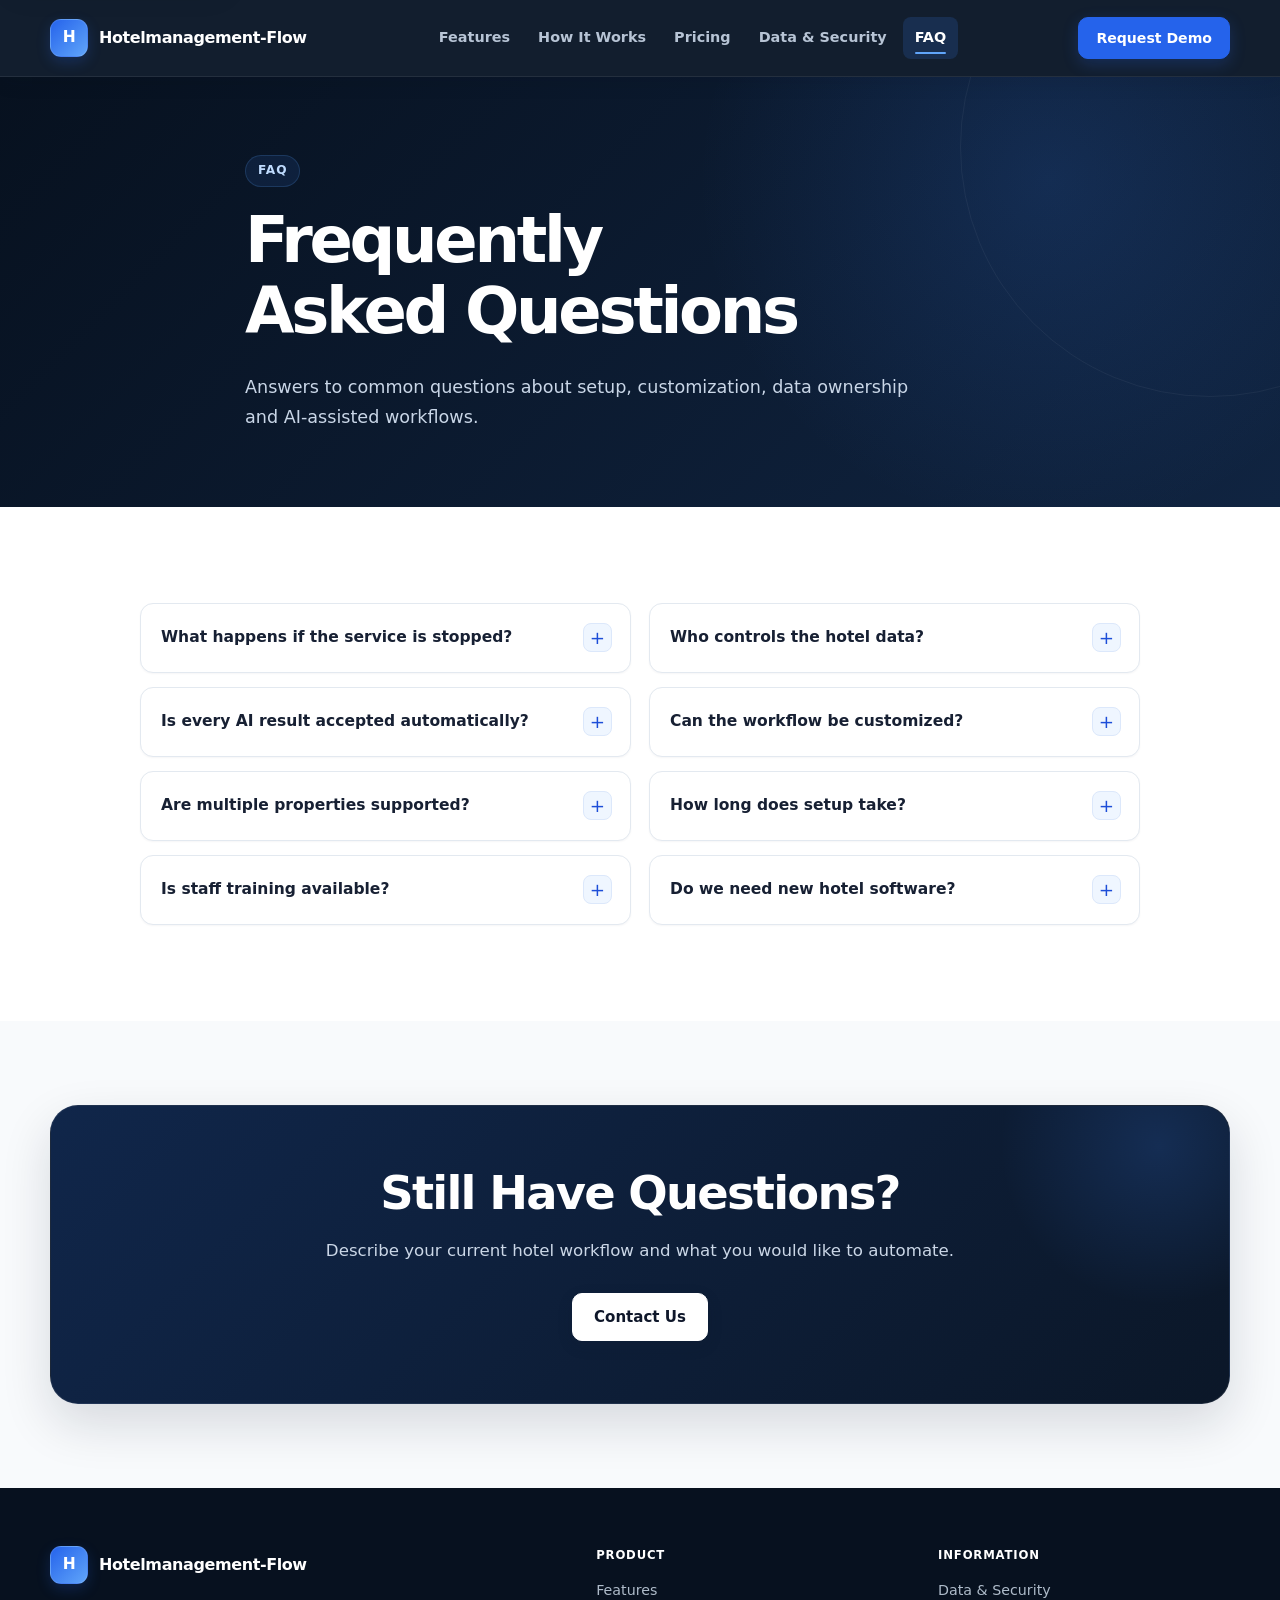
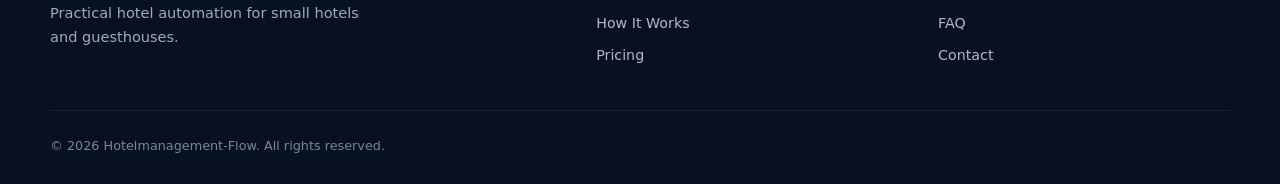
<file: faq.html>
<!DOCTYPE html>
<html lang="en">
<head>
  <meta charset="UTF-8">

  <meta
    name="viewport"
    content="width=device-width, initial-scale=1.0"
  >

  <title>
    FAQ | Hotelmanagement-Flow
  </title>

  <meta
    name="description"
    content="Frequently asked questions about Hotelmanagement-Flow setup, data ownership, AI and customization."
  >

  <link rel="stylesheet" href="styles.css">
</head>

<body data-page="faq">
  <a class="skip-link" href="#main-content">
    Skip to main content
  </a>

  <header class="site-header">
    <div class="container navbar">
      <a class="brand" href="index.html">
        <span class="brand-mark">H</span>
        <span>Hotelmanagement-Flow</span>
      </a>

      <nav
        class="nav-links"
        id="main-navigation"
        aria-label="Main navigation"
      >
        <a class="nav-link" data-nav="features" href="features.html">
          Features
        </a>

        <a class="nav-link" data-nav="how" href="how-it-works.html">
          How It Works
        </a>

        <a class="nav-link" data-nav="pricing" href="pricing.html">
          Pricing
        </a>

        <a class="nav-link" data-nav="security" href="security.html">
          Data & Security
        </a>

        <a class="nav-link" data-nav="faq" href="faq.html">
          FAQ
        </a>
      </nav>

      <div class="nav-actions">
        <a class="button button-small" href="contact.html">
          Request Demo
        </a>

        <button
          class="nav-toggle"
          type="button"
          aria-label="Toggle navigation"
          aria-controls="main-navigation"
          aria-expanded="false"
        >
          <span class="nav-toggle-lines"></span>
        </button>
      </div>
    </div>
  </header>

  <main id="main-content">
    <section class="page-hero">
      <div class="container page-hero-content">
        <span class="eyebrow">
          FAQ
        </span>

        <h1>
          Frequently Asked Questions
        </h1>

        <p>
          Answers to common questions about setup,
          customization, data ownership and AI-assisted
          workflows.
        </p>
      </div>
    </section>

    <section class="section section-light">
      <div class="container">
        <div
          class="faq-columns"
          data-accordion="single"
        >
          <div class="faq-stack">
            <details class="faq-item">
              <summary>
                What happens if the service is stopped?
              </summary>

              <div class="faq-answer">
                <p>
                  Your underlying documents and records remain
                  in your own Google account. Disabling an
                  automation does not automatically remove
                  booking sheets, calendars or historical
                  information.
                </p>
              </div>
            </details>

            <details class="faq-item">
              <summary>
                Is every AI result accepted automatically?
              </summary>

              <div class="faq-answer">
                <p>
                  No. Unclear or incomplete information can be
                  marked for manual confirmation before it is
                  treated as final.
                </p>
              </div>
            </details>

            <details class="faq-item">
              <summary>
                Are multiple properties supported?
              </summary>

              <div class="faq-answer">
                <p>
                  Multiple properties can be supported through a
                  custom setup with separate records,
                  permissions and reporting structures.
                </p>
              </div>
            </details>

            <details class="faq-item">
              <summary>
                Is staff training available?
              </summary>

              <div class="faq-answer">
                <p>
                  Remote onboarding and staff guidance can be
                  included for Professional and Custom setups.
                </p>
              </div>
            </details>
          </div>

          <div class="faq-stack">
            <details class="faq-item">
              <summary>
                Who controls the hotel data?
              </summary>

              <div class="faq-answer">
                <p>
                  The hotel controls its Google Workspace account
                  and determines which accounts, documents and
                  permissions are used for the setup.
                </p>
              </div>
            </details>

            <details class="faq-item">
              <summary>
                Can the workflow be customized?
              </summary>

              <div class="faq-answer">
                <p>
                  Yes. Room types, booking sources, reporting
                  fields, payment tracking and automation rules
                  can be adapted to the property's processes.
                </p>
              </div>
            </details>

            <details class="faq-item">
              <summary>
                How long does setup take?
              </summary>

              <div class="faq-answer">
                <p>
                  A basic setup can usually be prepared within
                  several working days. More complex workflows
                  depend on the number of rooms, booking sources
                  and required reports.
                </p>
              </div>
            </details>

            <details class="faq-item">
              <summary>
                Do we need new hotel software?
              </summary>

              <div class="faq-answer">
                <p>
                  Not necessarily. The service can build on
                  familiar Google Workspace tools instead of
                  requiring a complete replacement of the
                  hotel's existing workflow.
                </p>
              </div>
            </details>
          </div>
        </div>
      </div>
    </section>

    <section class="cta-section">
      <div class="cta-box">
        <h2>
          Still Have Questions?
        </h2>

        <p>
          Describe your current hotel workflow and what you
          would like to automate.
        </p>

        <a class="button button-light" href="contact.html">
          Contact Us
        </a>
      </div>
    </section>
  </main>

  <footer class="site-footer">
    <div class="container">
      <div class="footer-grid">
        <div class="footer-brand">
          <a class="brand" href="index.html">
            <span class="brand-mark">H</span>
            <span>Hotelmanagement-Flow</span>
          </a>

          <p>
            Practical hotel automation for small hotels and
            guesthouses.
          </p>
        </div>

        <div>
          <div class="footer-title">Product</div>

          <div class="footer-links">
            <a href="features.html">Features</a>
            <a href="how-it-works.html">How It Works</a>
            <a href="pricing.html">Pricing</a>
          </div>
        </div>

        <div>
          <div class="footer-title">Information</div>

          <div class="footer-links">
            <a href="security.html">Data & Security</a>
            <a href="faq.html">FAQ</a>
            <a href="contact.html">Contact</a>
          </div>
        </div>
      </div>

      <div class="footer-bottom">
        © <span data-current-year>2026</span>
        Hotelmanagement-Flow. All rights reserved.
      </div>
    </div>
  </footer>

  <script src="script.js"></script>
</body>
</html>
</file>
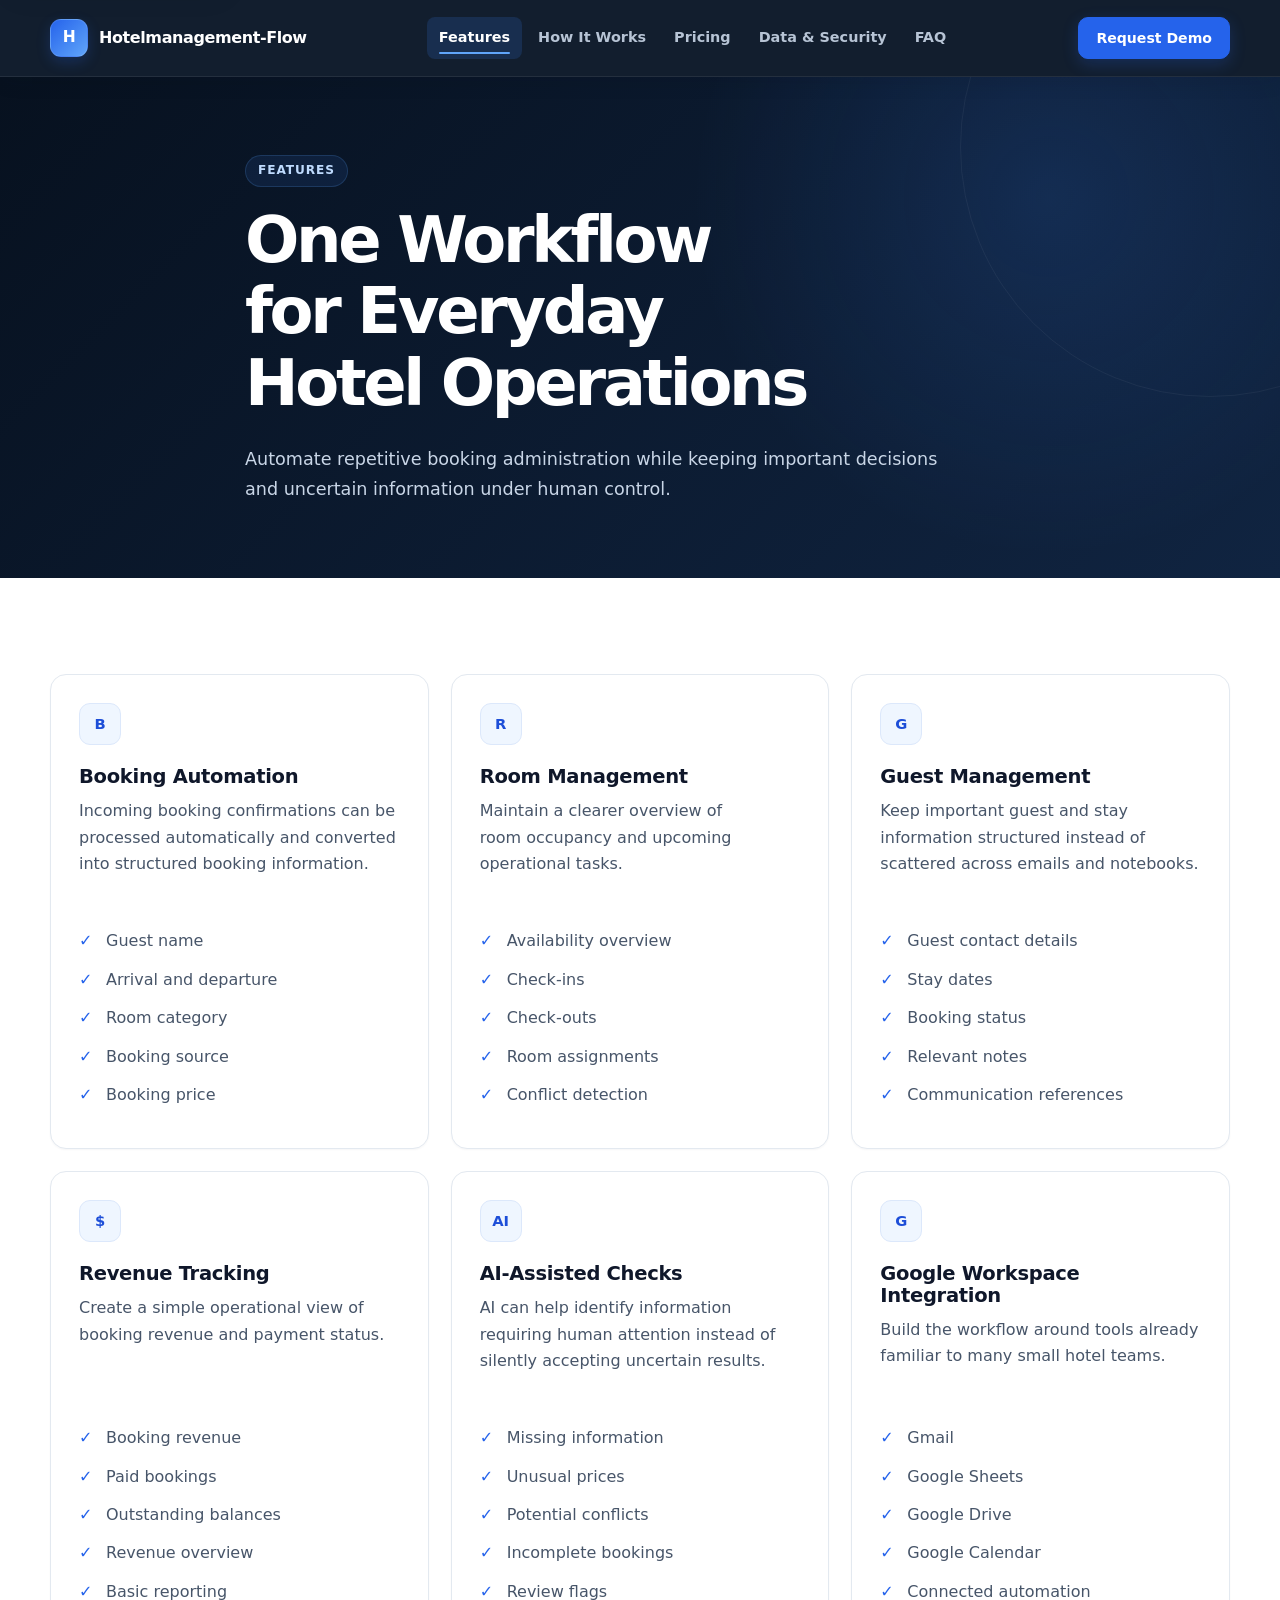
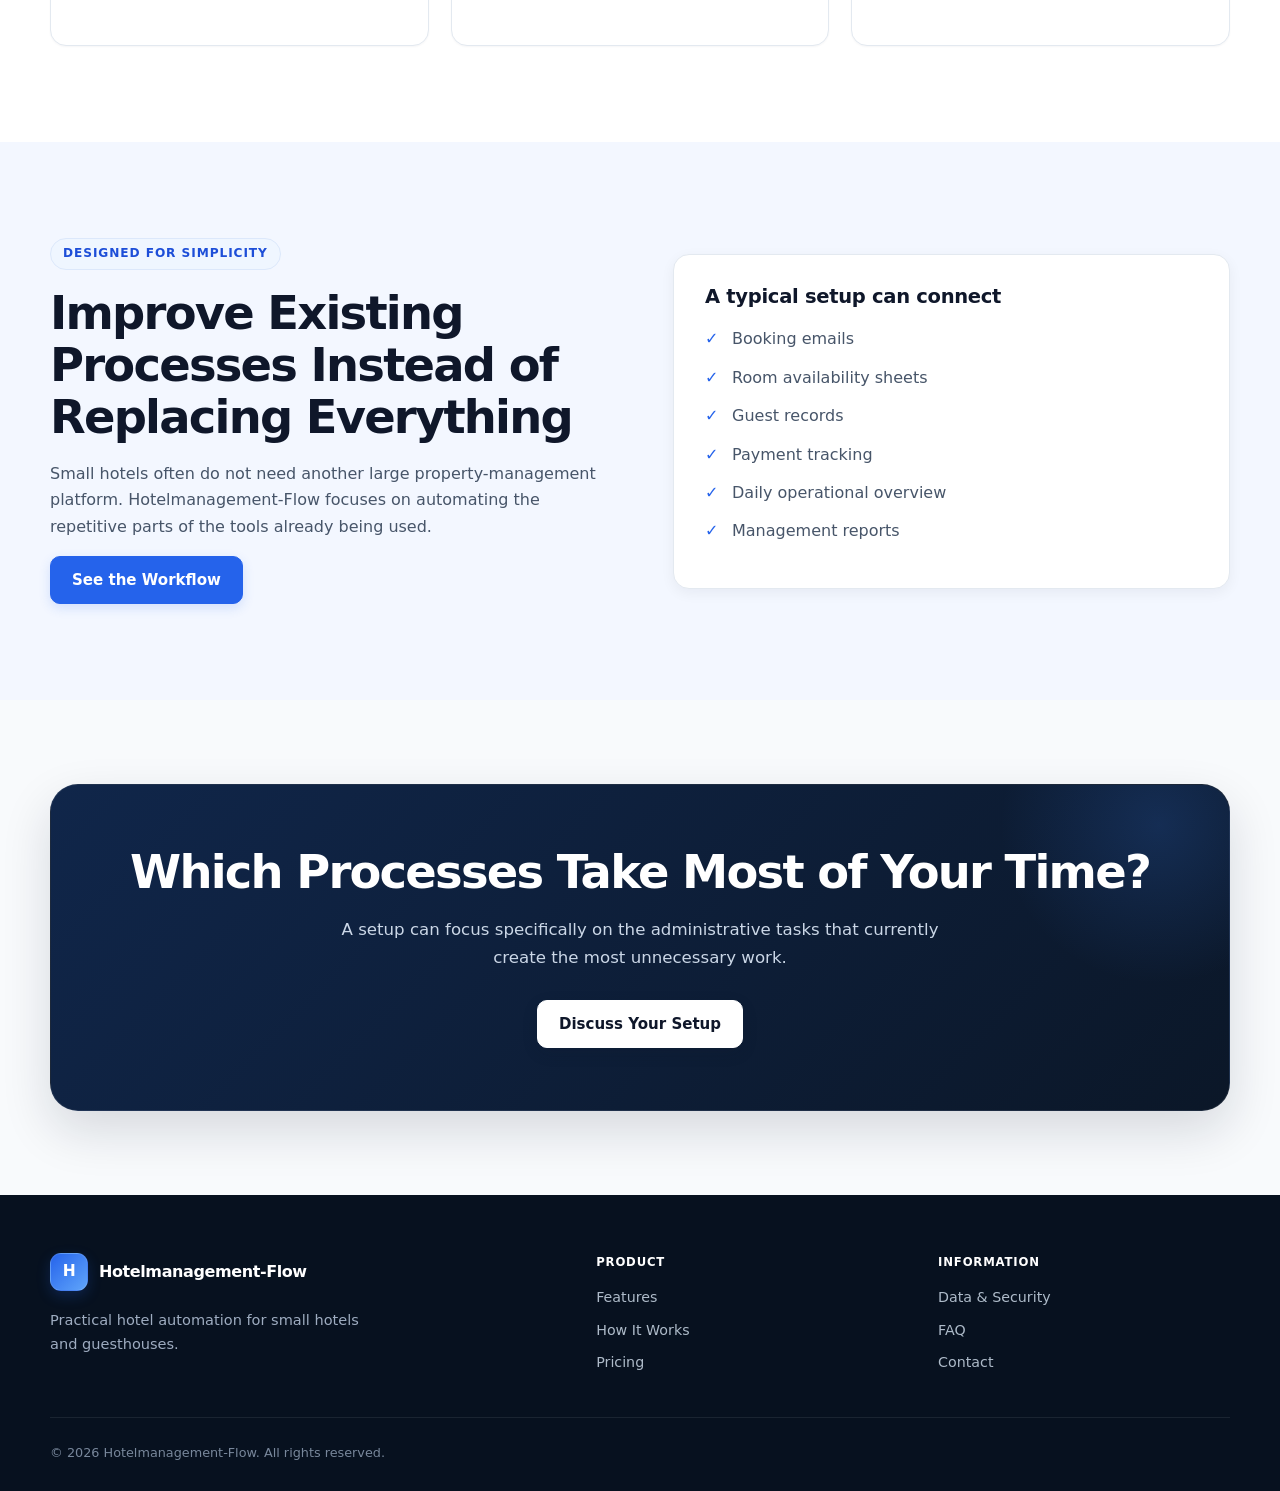
<file: features.html>
<!DOCTYPE html>
<html lang="en">
<head>
  <meta charset="UTF-8">

  <meta
    name="viewport"
    content="width=device-width, initial-scale=1.0"
  >

  <title>
    Features | Hotelmanagement-Flow
  </title>

  <meta
    name="description"
    content="Explore booking, room, guest, revenue and AI-assisted hotel management features."
  >

  <link rel="stylesheet" href="styles.css">
</head>

<body data-page="features">
  <a class="skip-link" href="#main-content">
    Skip to main content
  </a>

  <header class="site-header">
    <div class="container navbar">
      <a class="brand" href="index.html">
        <span class="brand-mark">H</span>
        <span>Hotelmanagement-Flow</span>
      </a>

      <nav
        class="nav-links"
        id="main-navigation"
        aria-label="Main navigation"
      >
        <a class="nav-link" data-nav="features" href="features.html">
          Features
        </a>

        <a class="nav-link" data-nav="how" href="how-it-works.html">
          How It Works
        </a>

        <a class="nav-link" data-nav="pricing" href="pricing.html">
          Pricing
        </a>

        <a class="nav-link" data-nav="security" href="security.html">
          Data & Security
        </a>

        <a class="nav-link" data-nav="faq" href="faq.html">
          FAQ
        </a>
      </nav>

      <div class="nav-actions">
        <a class="button button-small" href="contact.html">
          Request Demo
        </a>

        <button
          class="nav-toggle"
          type="button"
          aria-label="Toggle navigation"
          aria-controls="main-navigation"
          aria-expanded="false"
        >
          <span class="nav-toggle-lines"></span>
        </button>
      </div>
    </div>
  </header>

  <main id="main-content">
    <section class="page-hero">
      <div class="container page-hero-content">
        <span class="eyebrow">
          Features
        </span>

        <h1>
          One Workflow for Everyday Hotel Operations
        </h1>

        <p>
          Automate repetitive booking administration while
          keeping important decisions and uncertain information
          under human control.
        </p>
      </div>
    </section>

    <section class="section section-light">
      <div class="container">
        <div class="card-grid">
          <article class="card">
            <div class="card-icon">B</div>

            <h3>Booking Automation</h3>

            <p>
              Incoming booking confirmations can be processed
              automatically and converted into structured
              booking information.
            </p>

            <ul class="check-list">
              <li>Guest name</li>
              <li>Arrival and departure</li>
              <li>Room category</li>
              <li>Booking source</li>
              <li>Booking price</li>
            </ul>
          </article>

          <article class="card">
            <div class="card-icon">R</div>

            <h3>Room Management</h3>

            <p>
              Maintain a clearer overview of room occupancy and
              upcoming operational tasks.
            </p>

            <ul class="check-list">
              <li>Availability overview</li>
              <li>Check-ins</li>
              <li>Check-outs</li>
              <li>Room assignments</li>
              <li>Conflict detection</li>
            </ul>
          </article>

          <article class="card">
            <div class="card-icon">G</div>

            <h3>Guest Management</h3>

            <p>
              Keep important guest and stay information
              structured instead of scattered across emails and
              notebooks.
            </p>

            <ul class="check-list">
              <li>Guest contact details</li>
              <li>Stay dates</li>
              <li>Booking status</li>
              <li>Relevant notes</li>
              <li>Communication references</li>
            </ul>
          </article>

          <article class="card">
            <div class="card-icon">$</div>

            <h3>Revenue Tracking</h3>

            <p>
              Create a simple operational view of booking
              revenue and payment status.
            </p>

            <ul class="check-list">
              <li>Booking revenue</li>
              <li>Paid bookings</li>
              <li>Outstanding balances</li>
              <li>Revenue overview</li>
              <li>Basic reporting</li>
            </ul>
          </article>

          <article class="card">
            <div class="card-icon">AI</div>

            <h3>AI-Assisted Checks</h3>

            <p>
              AI can help identify information requiring human
              attention instead of silently accepting uncertain
              results.
            </p>

            <ul class="check-list">
              <li>Missing information</li>
              <li>Unusual prices</li>
              <li>Potential conflicts</li>
              <li>Incomplete bookings</li>
              <li>Review flags</li>
            </ul>
          </article>

          <article class="card">
            <div class="card-icon">G</div>

            <h3>Google Workspace Integration</h3>

            <p>
              Build the workflow around tools already familiar
              to many small hotel teams.
            </p>

            <ul class="check-list">
              <li>Gmail</li>
              <li>Google Sheets</li>
              <li>Google Drive</li>
              <li>Google Calendar</li>
              <li>Connected automation</li>
            </ul>
          </article>
        </div>
      </div>
    </section>

    <section class="section section-blue">
      <div class="container split">
        <div>
          <span class="eyebrow">
            Designed for simplicity
          </span>

          <h2>
            Improve Existing Processes Instead of Replacing Everything
          </h2>

          <p>
            Small hotels often do not need another large
            property-management platform. Hotelmanagement-Flow
            focuses on automating the repetitive parts of the
            tools already being used.
          </p>

          <a class="button" href="how-it-works.html">
            See the Workflow
          </a>
        </div>

        <div class="info-panel">
          <h3>
            A typical setup can connect
          </h3>

          <ul class="check-list">
            <li>Booking emails</li>
            <li>Room availability sheets</li>
            <li>Guest records</li>
            <li>Payment tracking</li>
            <li>Daily operational overview</li>
            <li>Management reports</li>
          </ul>
        </div>
      </div>
    </section>

    <section class="cta-section">
      <div class="cta-box">
        <h2>
          Which Processes Take Most of Your Time?
        </h2>

        <p>
          A setup can focus specifically on the administrative
          tasks that currently create the most unnecessary work.
        </p>

        <a class="button button-light" href="contact.html">
          Discuss Your Setup
        </a>
      </div>
    </section>
  </main>

  <footer class="site-footer">
    <div class="container">
      <div class="footer-grid">
        <div class="footer-brand">
          <a class="brand" href="index.html">
            <span class="brand-mark">H</span>
            <span>Hotelmanagement-Flow</span>
          </a>

          <p>
            Practical hotel automation for small hotels and
            guesthouses.
          </p>
        </div>

        <div>
          <div class="footer-title">Product</div>

          <div class="footer-links">
            <a href="features.html">Features</a>
            <a href="how-it-works.html">How It Works</a>
            <a href="pricing.html">Pricing</a>
          </div>
        </div>

        <div>
          <div class="footer-title">Information</div>

          <div class="footer-links">
            <a href="security.html">Data & Security</a>
            <a href="faq.html">FAQ</a>
            <a href="contact.html">Contact</a>
          </div>
        </div>
      </div>

      <div class="footer-bottom">
        © <span data-current-year>2026</span>
        Hotelmanagement-Flow. All rights reserved.
      </div>
    </div>
  </footer>

  <script src="script.js"></script>
</body>
</html>
</file>
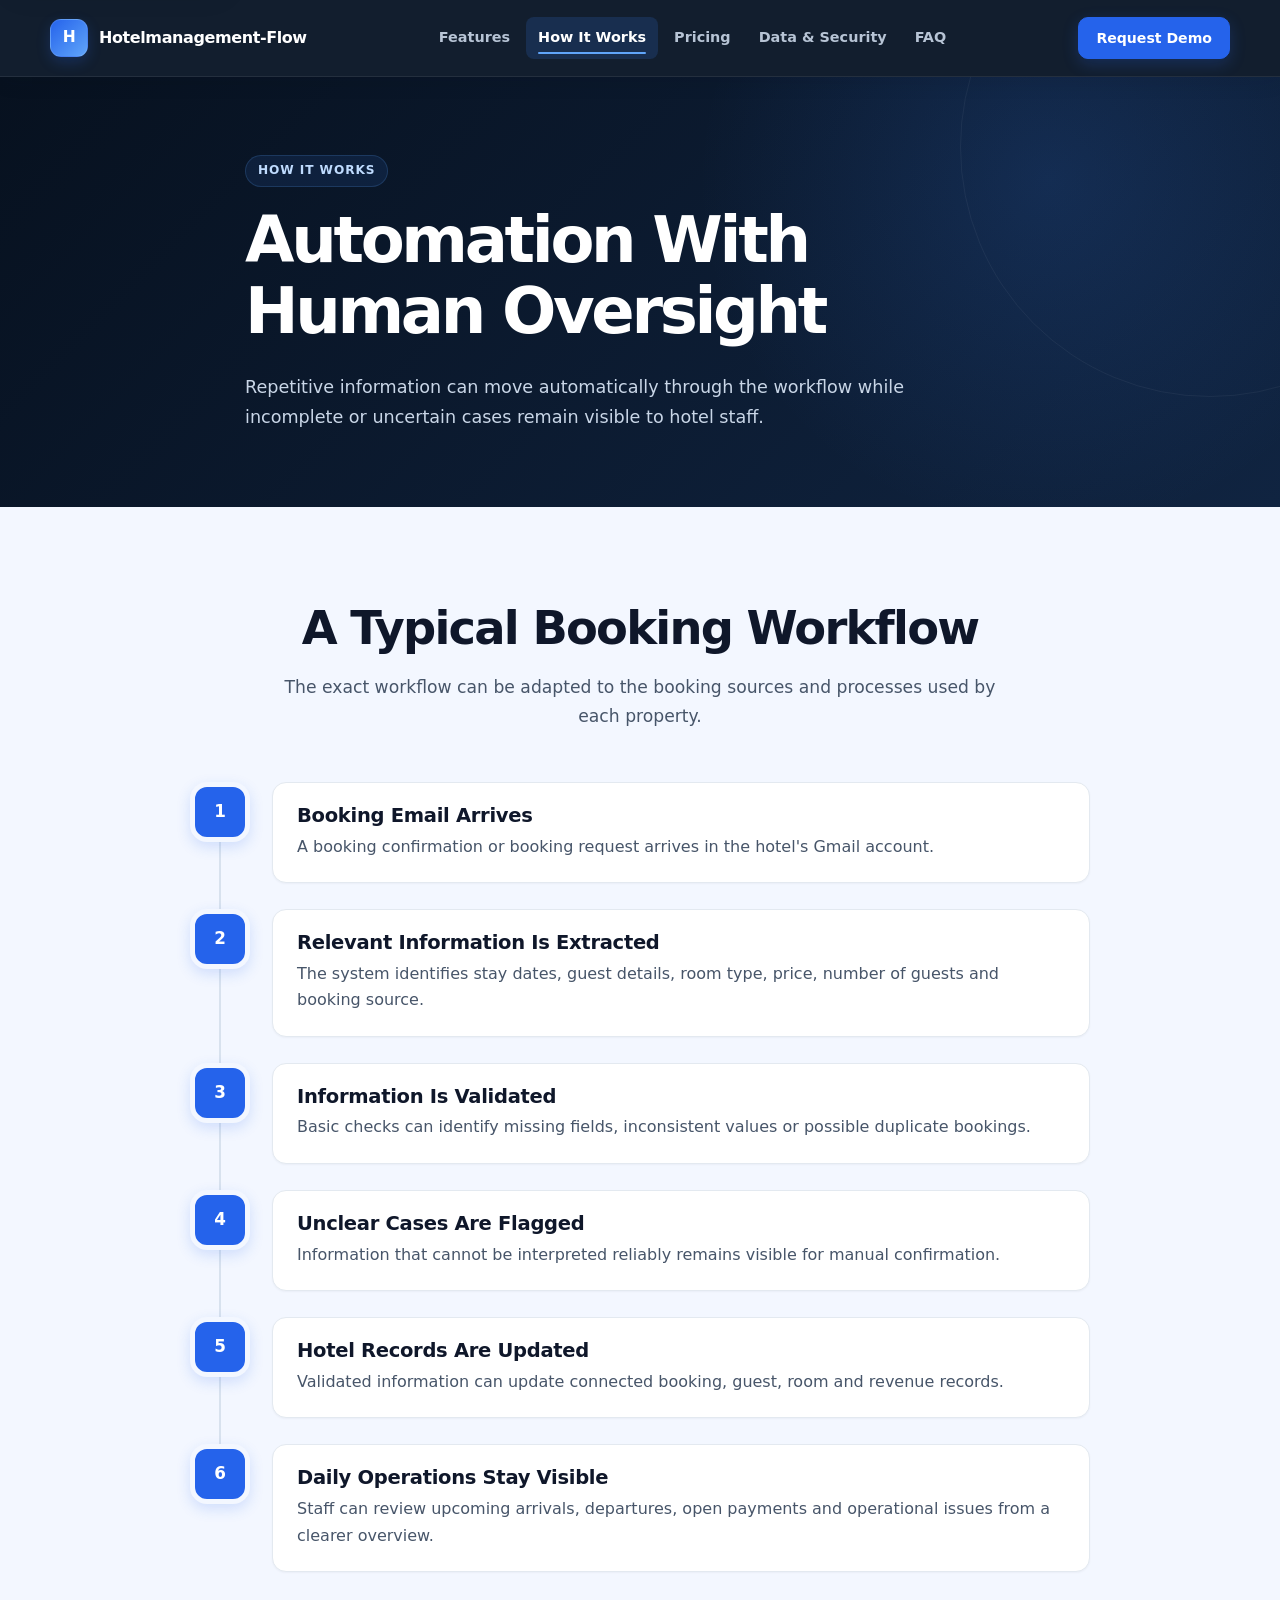
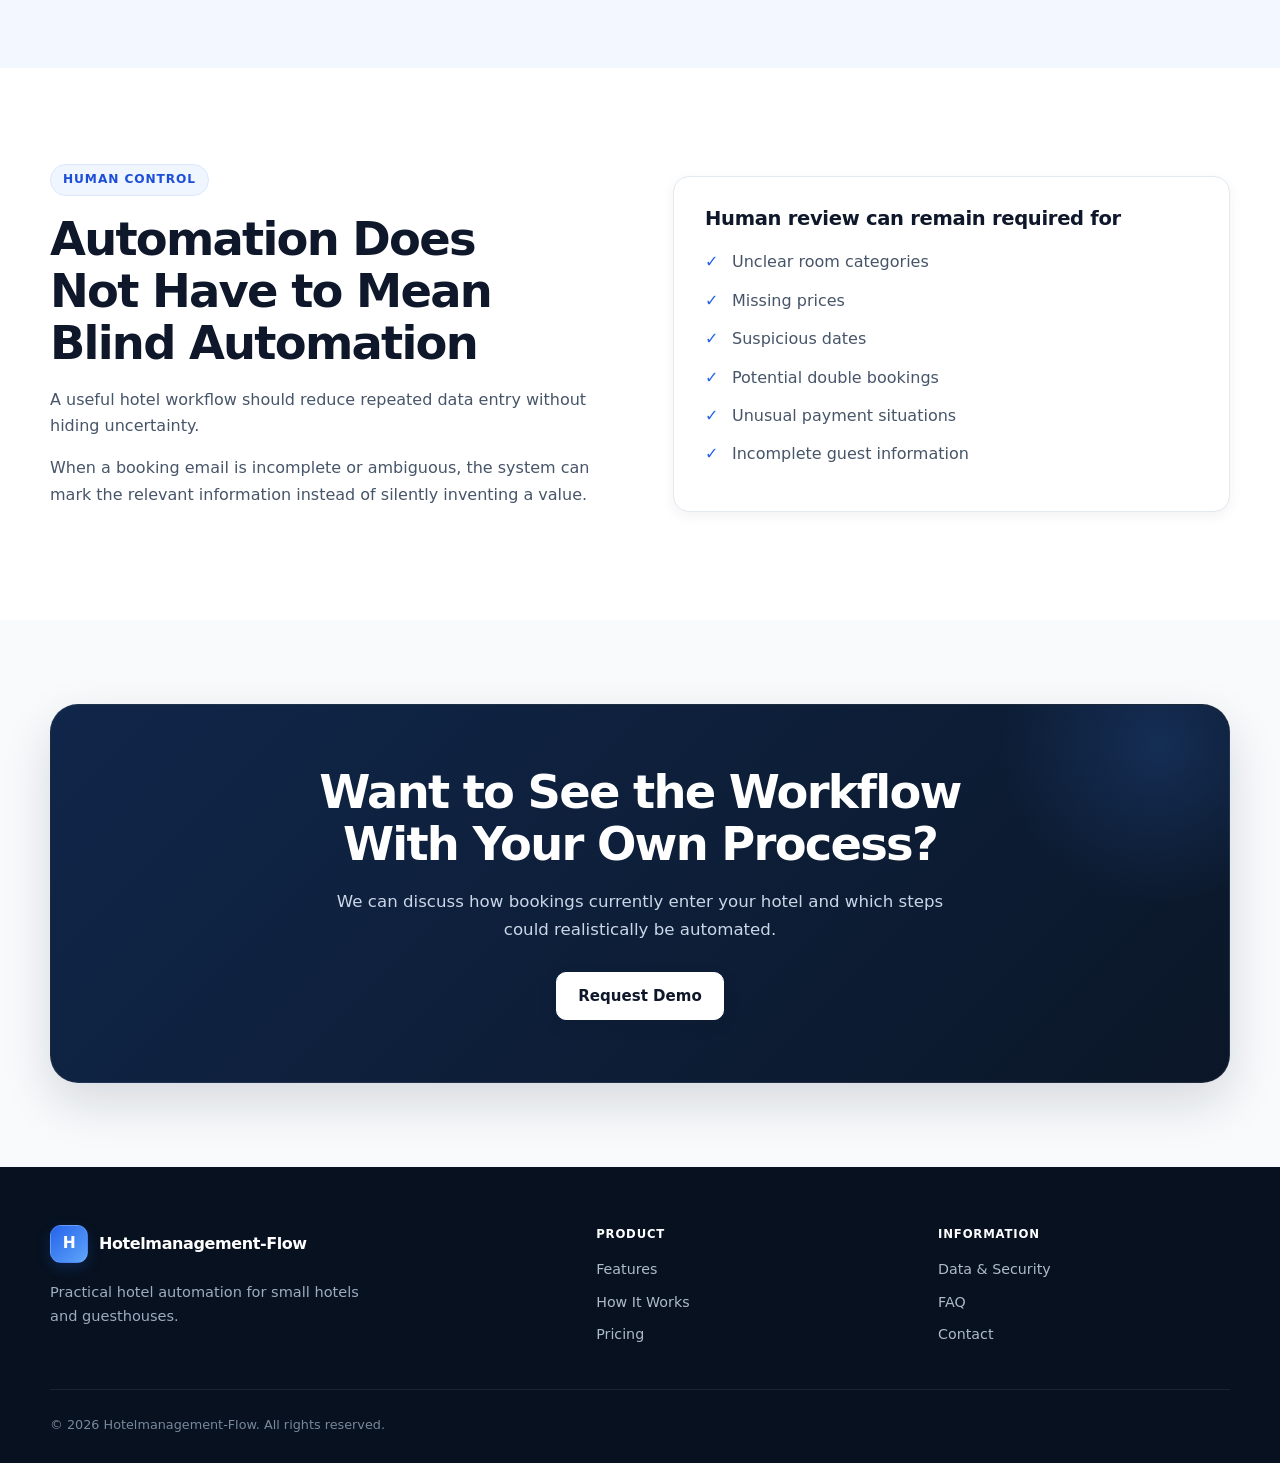
<file: how-it-works.html>
<!DOCTYPE html>
<html lang="en">
<head>
  <meta charset="UTF-8">

  <meta
    name="viewport"
    content="width=device-width, initial-scale=1.0"
  >

  <title>
    How It Works | Hotelmanagement-Flow
  </title>

  <meta
    name="description"
    content="See how Hotelmanagement-Flow converts booking emails into structured hotel records and operational checks."
  >

  <link rel="stylesheet" href="styles.css">
</head>

<body data-page="how">
  <a class="skip-link" href="#main-content">
    Skip to main content
  </a>

  <header class="site-header">
    <div class="container navbar">
      <a class="brand" href="index.html">
        <span class="brand-mark">H</span>
        <span>Hotelmanagement-Flow</span>
      </a>

      <nav
        class="nav-links"
        id="main-navigation"
        aria-label="Main navigation"
      >
        <a class="nav-link" data-nav="features" href="features.html">
          Features
        </a>

        <a class="nav-link" data-nav="how" href="how-it-works.html">
          How It Works
        </a>

        <a class="nav-link" data-nav="pricing" href="pricing.html">
          Pricing
        </a>

        <a class="nav-link" data-nav="security" href="security.html">
          Data & Security
        </a>

        <a class="nav-link" data-nav="faq" href="faq.html">
          FAQ
        </a>
      </nav>

      <div class="nav-actions">
        <a class="button button-small" href="contact.html">
          Request Demo
        </a>

        <button
          class="nav-toggle"
          type="button"
          aria-label="Toggle navigation"
          aria-controls="main-navigation"
          aria-expanded="false"
        >
          <span class="nav-toggle-lines"></span>
        </button>
      </div>
    </div>
  </header>

  <main id="main-content">
    <section class="page-hero">
      <div class="container page-hero-content">
        <span class="eyebrow">
          How It Works
        </span>

        <h1>
          Automation With Human Oversight
        </h1>

        <p>
          Repetitive information can move automatically through
          the workflow while incomplete or uncertain cases remain
          visible to hotel staff.
        </p>
      </div>
    </section>

    <section class="section section-blue">
      <div class="container">
        <div class="section-heading">
          <h2>
            A Typical Booking Workflow
          </h2>

          <p class="subtitle">
            The exact workflow can be adapted to the booking
            sources and processes used by each property.
          </p>
        </div>

        <div class="steps">
          <article class="step">
            <div class="step-number">1</div>

            <div class="step-content">
              <h3>Booking Email Arrives</h3>

              <p>
                A booking confirmation or booking request arrives
                in the hotel's Gmail account.
              </p>
            </div>
          </article>

          <article class="step">
            <div class="step-number">2</div>

            <div class="step-content">
              <h3>Relevant Information Is Extracted</h3>

              <p>
                The system identifies stay dates, guest details,
                room type, price, number of guests and booking
                source.
              </p>
            </div>
          </article>

          <article class="step">
            <div class="step-number">3</div>

            <div class="step-content">
              <h3>Information Is Validated</h3>

              <p>
                Basic checks can identify missing fields,
                inconsistent values or possible duplicate
                bookings.
              </p>
            </div>
          </article>

          <article class="step">
            <div class="step-number">4</div>

            <div class="step-content">
              <h3>Unclear Cases Are Flagged</h3>

              <p>
                Information that cannot be interpreted reliably
                remains visible for manual confirmation.
              </p>
            </div>
          </article>

          <article class="step">
            <div class="step-number">5</div>

            <div class="step-content">
              <h3>Hotel Records Are Updated</h3>

              <p>
                Validated information can update connected
                booking, guest, room and revenue records.
              </p>
            </div>
          </article>

          <article class="step">
            <div class="step-number">6</div>

            <div class="step-content">
              <h3>Daily Operations Stay Visible</h3>

              <p>
                Staff can review upcoming arrivals, departures,
                open payments and operational issues from a
                clearer overview.
              </p>
            </div>
          </article>
        </div>
      </div>
    </section>

    <section class="section section-light">
      <div class="container split">
        <div>
          <span class="eyebrow">
            Human control
          </span>

          <h2>
            Automation Does Not Have to Mean Blind Automation
          </h2>

          <p>
            A useful hotel workflow should reduce repeated data
            entry without hiding uncertainty.
          </p>

          <p>
            When a booking email is incomplete or ambiguous, the
            system can mark the relevant information instead of
            silently inventing a value.
          </p>
        </div>

        <div class="info-panel">
          <h3>
            Human review can remain required for
          </h3>

          <ul class="check-list">
            <li>Unclear room categories</li>
            <li>Missing prices</li>
            <li>Suspicious dates</li>
            <li>Potential double bookings</li>
            <li>Unusual payment situations</li>
            <li>Incomplete guest information</li>
          </ul>
        </div>
      </div>
    </section>

    <section class="cta-section">
      <div class="cta-box">
        <h2>
          Want to See the Workflow With Your Own Process?
        </h2>

        <p>
          We can discuss how bookings currently enter your hotel
          and which steps could realistically be automated.
        </p>

        <a class="button button-light" href="contact.html">
          Request Demo
        </a>
      </div>
    </section>
  </main>

  <footer class="site-footer">
    <div class="container">
      <div class="footer-grid">
        <div class="footer-brand">
          <a class="brand" href="index.html">
            <span class="brand-mark">H</span>
            <span>Hotelmanagement-Flow</span>
          </a>

          <p>
            Practical hotel automation for small hotels and
            guesthouses.
          </p>
        </div>

        <div>
          <div class="footer-title">Product</div>

          <div class="footer-links">
            <a href="features.html">Features</a>
            <a href="how-it-works.html">How It Works</a>
            <a href="pricing.html">Pricing</a>
          </div>
        </div>

        <div>
          <div class="footer-title">Information</div>

          <div class="footer-links">
            <a href="security.html">Data & Security</a>
            <a href="faq.html">FAQ</a>
            <a href="contact.html">Contact</a>
          </div>
        </div>
      </div>

      <div class="footer-bottom">
        © <span data-current-year>2026</span>
        Hotelmanagement-Flow. All rights reserved.
      </div>
    </div>
  </footer>

  <script src="script.js"></script>
</body>
</html>
</file>
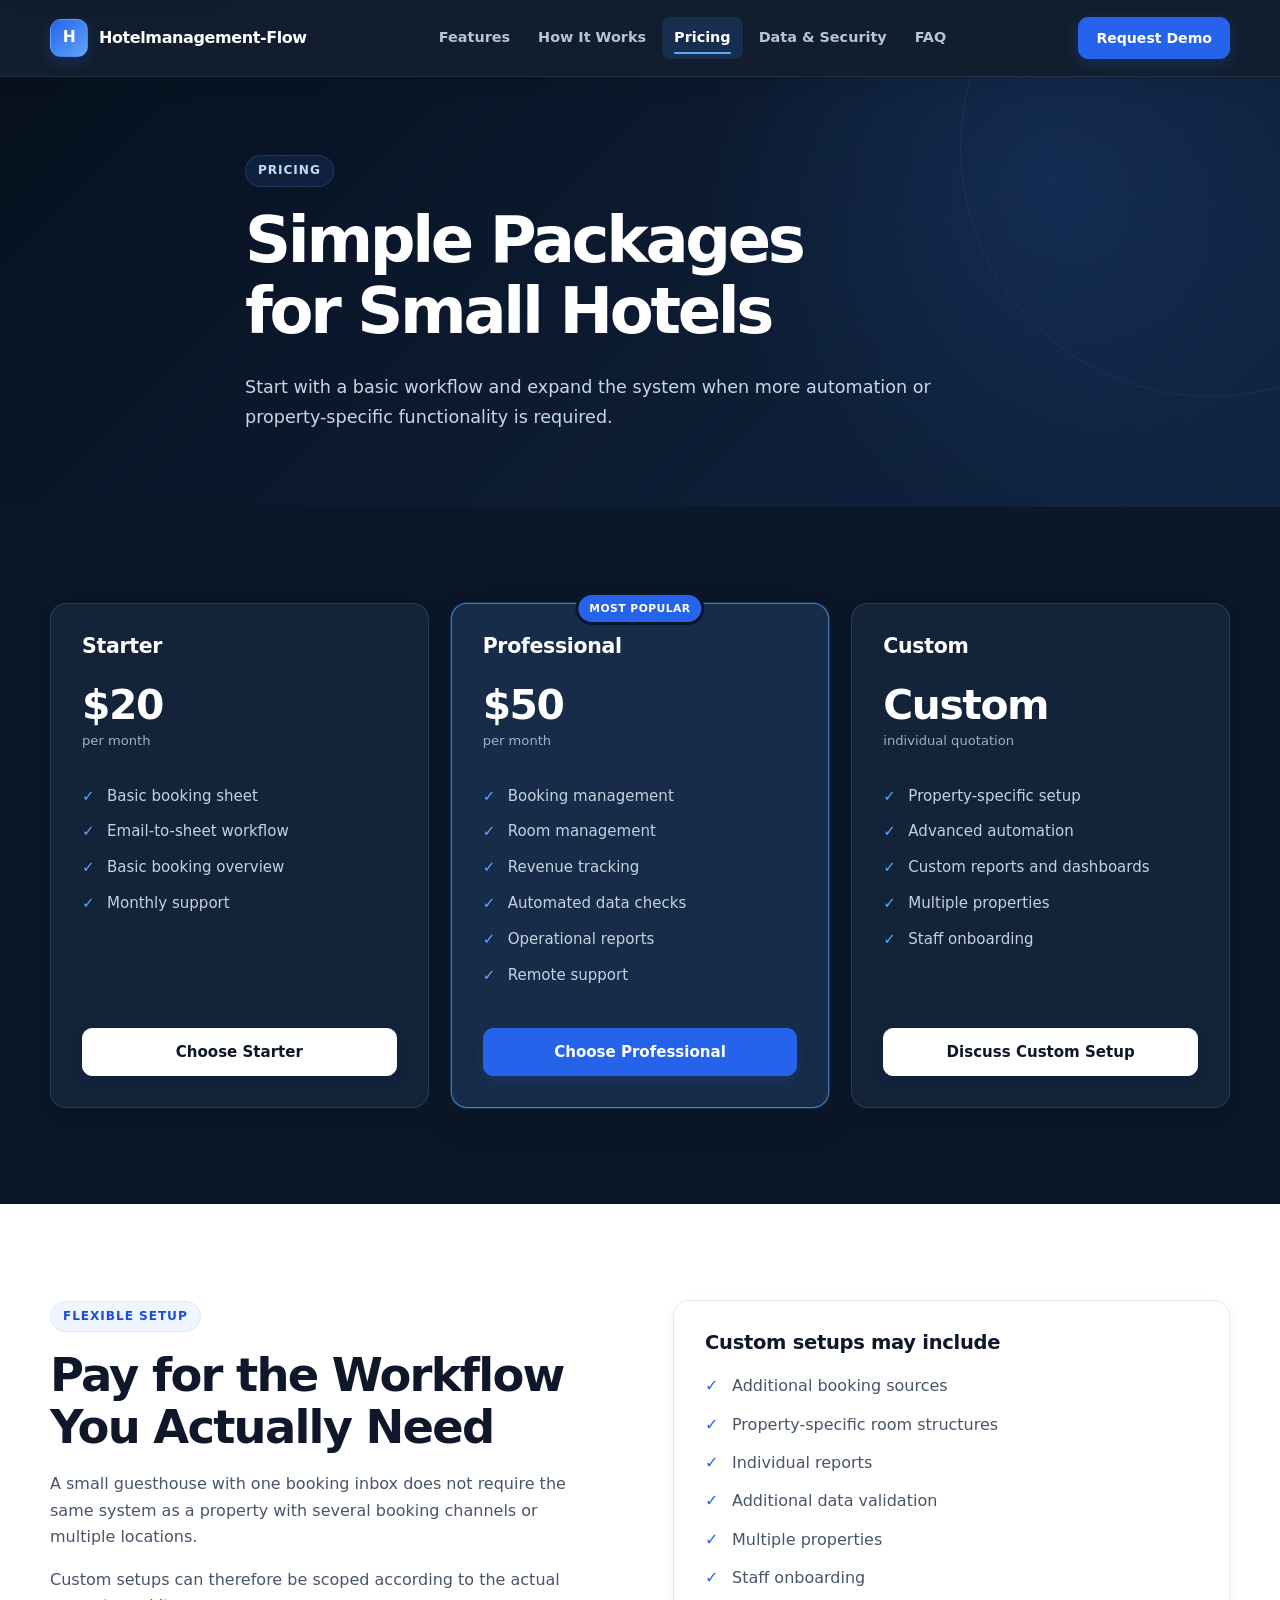
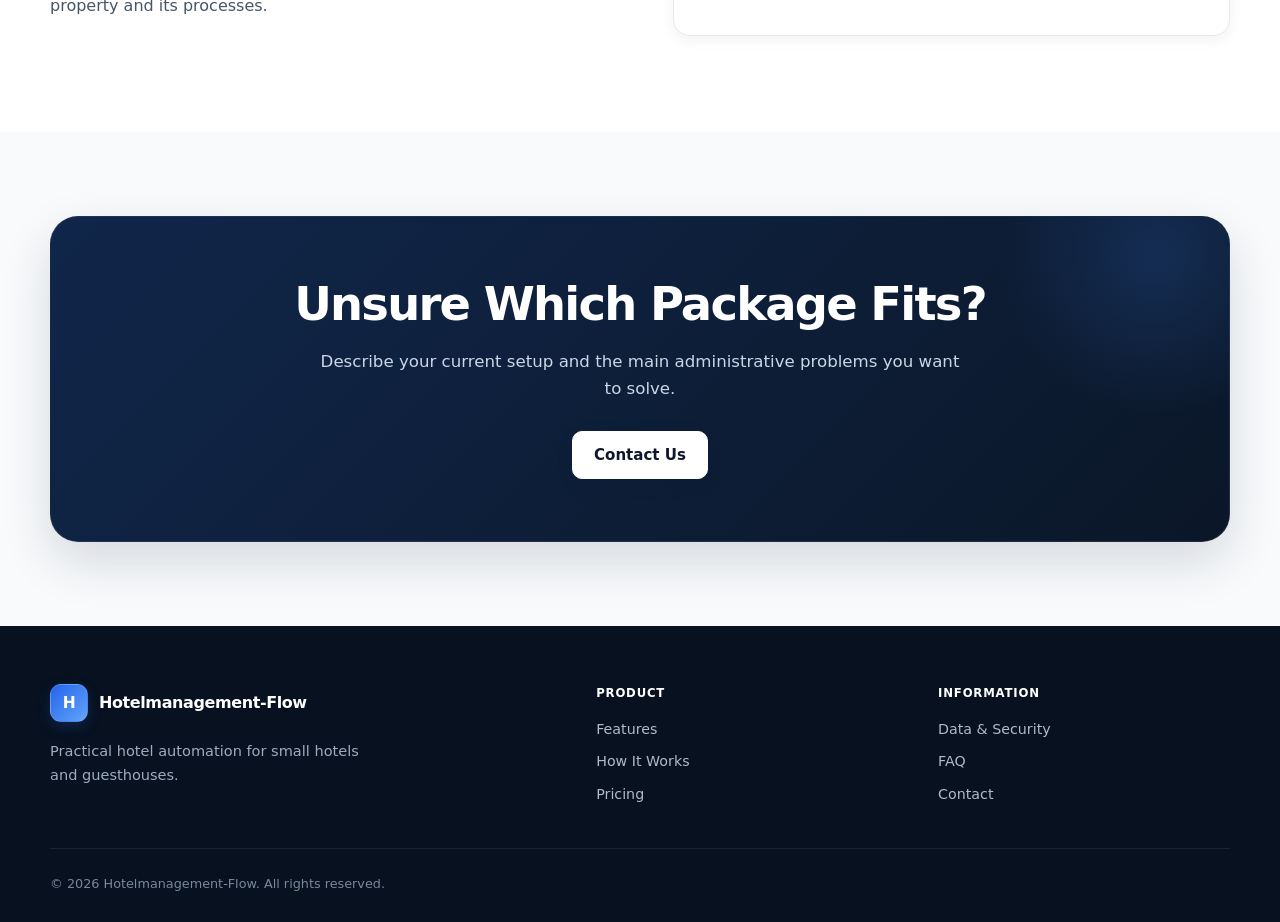
<file: pricing.html>
<!DOCTYPE html>
<html lang="en">
<head>
  <meta charset="UTF-8">

  <meta
    name="viewport"
    content="width=device-width, initial-scale=1.0"
  >

  <title>
    Pricing | Hotelmanagement-Flow
  </title>

  <meta
    name="description"
    content="Simple pricing for Hotelmanagement-Flow booking and hotel automation."
  >

  <link rel="stylesheet" href="styles.css">
</head>

<body data-page="pricing">
  <a class="skip-link" href="#main-content">
    Skip to main content
  </a>

  <header class="site-header">
    <div class="container navbar">
      <a class="brand" href="index.html">
        <span class="brand-mark">H</span>
        <span>Hotelmanagement-Flow</span>
      </a>

      <nav
        class="nav-links"
        id="main-navigation"
        aria-label="Main navigation"
      >
        <a class="nav-link" data-nav="features" href="features.html">
          Features
        </a>

        <a class="nav-link" data-nav="how" href="how-it-works.html">
          How It Works
        </a>

        <a class="nav-link" data-nav="pricing" href="pricing.html">
          Pricing
        </a>

        <a class="nav-link" data-nav="security" href="security.html">
          Data & Security
        </a>

        <a class="nav-link" data-nav="faq" href="faq.html">
          FAQ
        </a>
      </nav>

      <div class="nav-actions">
        <a class="button button-small" href="contact.html">
          Request Demo
        </a>

        <button
          class="nav-toggle"
          type="button"
          aria-label="Toggle navigation"
          aria-controls="main-navigation"
          aria-expanded="false"
        >
          <span class="nav-toggle-lines"></span>
        </button>
      </div>
    </div>
  </header>

  <main id="main-content">
    <section class="page-hero">
      <div class="container page-hero-content">
        <span class="eyebrow">
          Pricing
        </span>

        <h1>
          Simple Packages for Small Hotels
        </h1>

        <p>
          Start with a basic workflow and expand the system when
          more automation or property-specific functionality is
          required.
        </p>
      </div>
    </section>

    <section class="section section-dark">
      <div class="container">
        <div class="pricing-grid">
          <article class="price-card">
            <h3>Starter</h3>

            <div class="price">
              $20
              <small>per month</small>
            </div>

            <ul class="feature-list">
              <li>Basic booking sheet</li>
              <li>Email-to-sheet workflow</li>
              <li>Basic booking overview</li>
              <li>Monthly support</li>
            </ul>

            <a class="button button-light" href="contact.html">
              Choose Starter
            </a>
          </article>

          <article class="price-card featured">
            <span class="price-badge">
              MOST POPULAR
            </span>

            <h3>Professional</h3>

            <div class="price">
              $50
              <small>per month</small>
            </div>

            <ul class="feature-list">
              <li>Booking management</li>
              <li>Room management</li>
              <li>Revenue tracking</li>
              <li>Automated data checks</li>
              <li>Operational reports</li>
              <li>Remote support</li>
            </ul>

            <a class="button" href="contact.html">
              Choose Professional
            </a>
          </article>

          <article class="price-card">
            <h3>Custom</h3>

            <div class="price">
              Custom
              <small>individual quotation</small>
            </div>

            <ul class="feature-list">
              <li>Property-specific setup</li>
              <li>Advanced automation</li>
              <li>Custom reports and dashboards</li>
              <li>Multiple properties</li>
              <li>Staff onboarding</li>
            </ul>

            <a class="button button-light" href="contact.html">
              Discuss Custom Setup
            </a>
          </article>
        </div>
      </div>
    </section>

    <section class="section section-light">
      <div class="container split">
        <div>
          <span class="eyebrow">
            Flexible setup
          </span>

          <h2>
            Pay for the Workflow You Actually Need
          </h2>

          <p>
            A small guesthouse with one booking inbox does not
            require the same system as a property with several
            booking channels or multiple locations.
          </p>

          <p>
            Custom setups can therefore be scoped according to
            the actual property and its processes.
          </p>
        </div>

        <div class="info-panel">
          <h3>
            Custom setups may include
          </h3>

          <ul class="check-list">
            <li>Additional booking sources</li>
            <li>Property-specific room structures</li>
            <li>Individual reports</li>
            <li>Additional data validation</li>
            <li>Multiple properties</li>
            <li>Staff onboarding</li>
          </ul>
        </div>
      </div>
    </section>

    <section class="cta-section">
      <div class="cta-box">
        <h2>
          Unsure Which Package Fits?
        </h2>

        <p>
          Describe your current setup and the main administrative
          problems you want to solve.
        </p>

        <a class="button button-light" href="contact.html">
          Contact Us
        </a>
      </div>
    </section>
  </main>

  <footer class="site-footer">
    <div class="container">
      <div class="footer-grid">
        <div class="footer-brand">
          <a class="brand" href="index.html">
            <span class="brand-mark">H</span>
            <span>Hotelmanagement-Flow</span>
          </a>

          <p>
            Practical hotel automation for small hotels and
            guesthouses.
          </p>
        </div>

        <div>
          <div class="footer-title">Product</div>

          <div class="footer-links">
            <a href="features.html">Features</a>
            <a href="how-it-works.html">How It Works</a>
            <a href="pricing.html">Pricing</a>
          </div>
        </div>

        <div>
          <div class="footer-title">Information</div>

          <div class="footer-links">
            <a href="security.html">Data & Security</a>
            <a href="faq.html">FAQ</a>
            <a href="contact.html">Contact</a>
          </div>
        </div>
      </div>

      <div class="footer-bottom">
        © <span data-current-year>2026</span>
        Hotelmanagement-Flow. All rights reserved.
      </div>
    </div>
  </footer>

  <script src="script.js"></script>
</body>
</html>
</file>
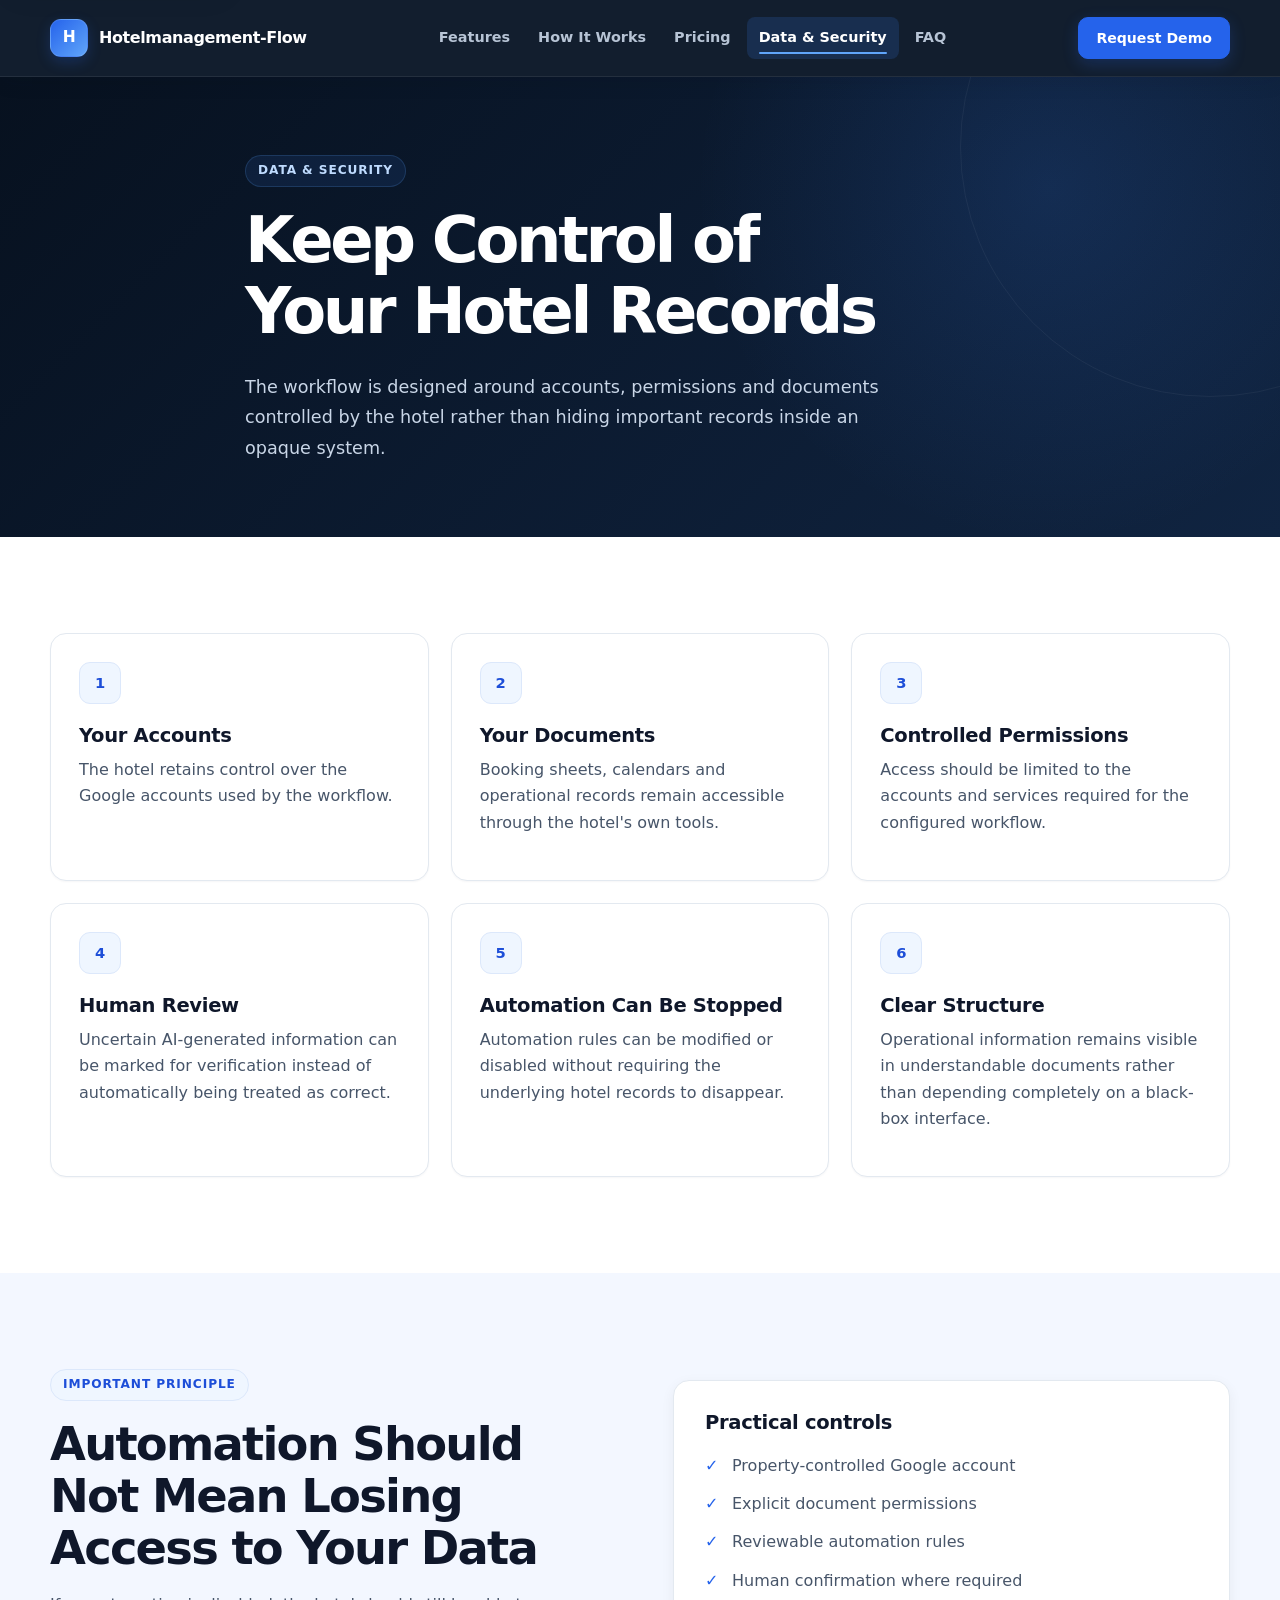
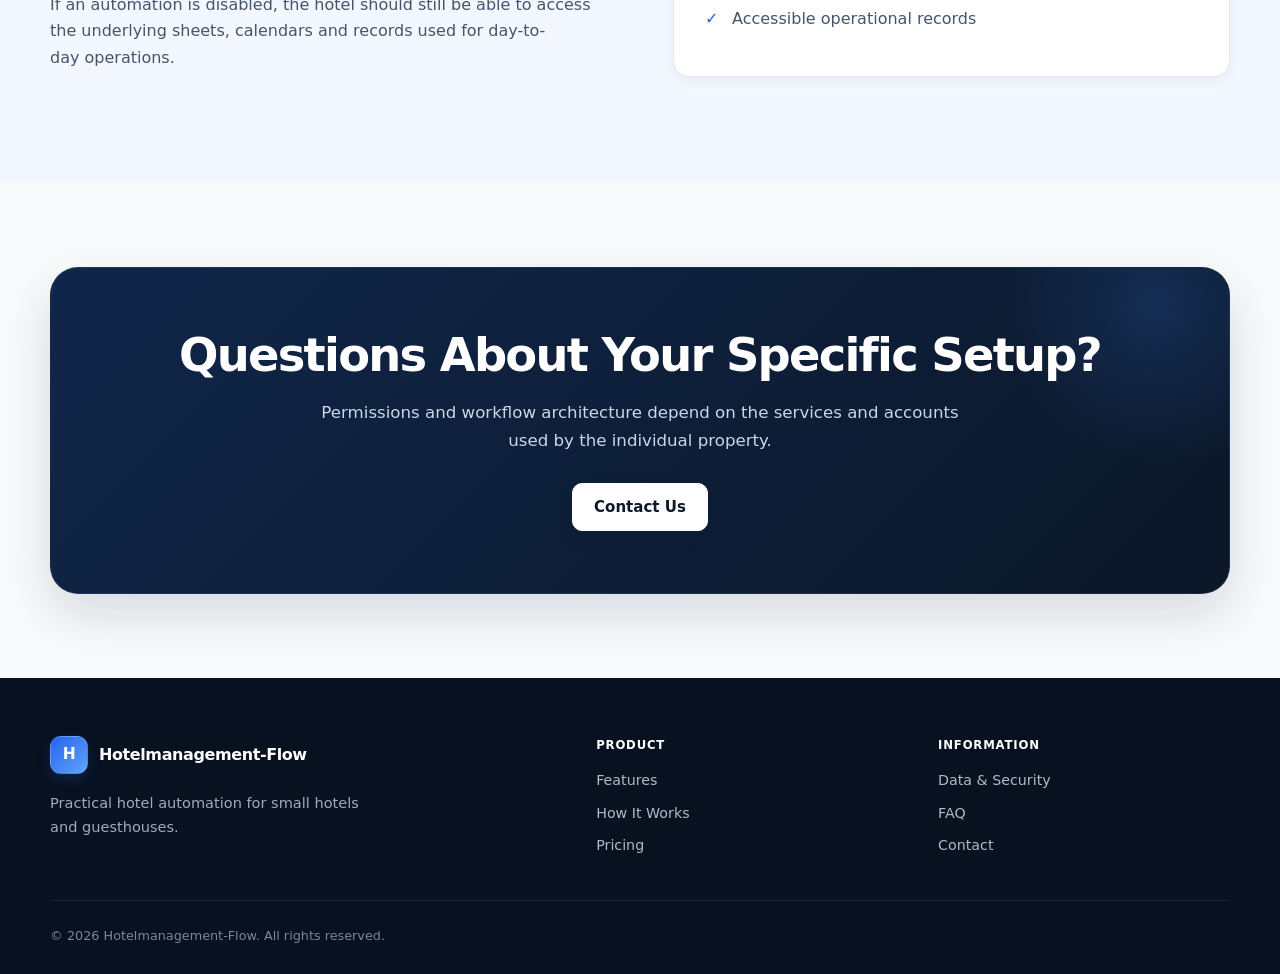
<file: security.html>
<!DOCTYPE html>
<html lang="en">
<head>
  <meta charset="UTF-8">

  <meta
    name="viewport"
    content="width=device-width, initial-scale=1.0"
  >

  <title>
    Data & Security | Hotelmanagement-Flow
  </title>

  <meta
    name="description"
    content="Learn how Hotelmanagement-Flow is designed around hotel-controlled accounts, permissions and records."
  >

  <link rel="stylesheet" href="styles.css">
</head>

<body data-page="security">
  <a class="skip-link" href="#main-content">
    Skip to main content
  </a>

  <header class="site-header">
    <div class="container navbar">
      <a class="brand" href="index.html">
        <span class="brand-mark">H</span>
        <span>Hotelmanagement-Flow</span>
      </a>

      <nav
        class="nav-links"
        id="main-navigation"
        aria-label="Main navigation"
      >
        <a class="nav-link" data-nav="features" href="features.html">
          Features
        </a>

        <a class="nav-link" data-nav="how" href="how-it-works.html">
          How It Works
        </a>

        <a class="nav-link" data-nav="pricing" href="pricing.html">
          Pricing
        </a>

        <a class="nav-link" data-nav="security" href="security.html">
          Data & Security
        </a>

        <a class="nav-link" data-nav="faq" href="faq.html">
          FAQ
        </a>
      </nav>

      <div class="nav-actions">
        <a class="button button-small" href="contact.html">
          Request Demo
        </a>

        <button
          class="nav-toggle"
          type="button"
          aria-label="Toggle navigation"
          aria-controls="main-navigation"
          aria-expanded="false"
        >
          <span class="nav-toggle-lines"></span>
        </button>
      </div>
    </div>
  </header>

  <main id="main-content">
    <section class="page-hero">
      <div class="container page-hero-content">
        <span class="eyebrow">
          Data & Security
        </span>

        <h1>
          Keep Control of Your Hotel Records
        </h1>

        <p>
          The workflow is designed around accounts, permissions
          and documents controlled by the hotel rather than
          hiding important records inside an opaque system.
        </p>
      </div>
    </section>

    <section class="section section-light">
      <div class="container">
        <div class="card-grid">
          <article class="card">
            <div class="card-icon">1</div>

            <h3>Your Accounts</h3>

            <p>
              The hotel retains control over the Google accounts
              used by the workflow.
            </p>
          </article>

          <article class="card">
            <div class="card-icon">2</div>

            <h3>Your Documents</h3>

            <p>
              Booking sheets, calendars and operational records
              remain accessible through the hotel's own tools.
            </p>
          </article>

          <article class="card">
            <div class="card-icon">3</div>

            <h3>Controlled Permissions</h3>

            <p>
              Access should be limited to the accounts and
              services required for the configured workflow.
            </p>
          </article>

          <article class="card">
            <div class="card-icon">4</div>

            <h3>Human Review</h3>

            <p>
              Uncertain AI-generated information can be marked
              for verification instead of automatically being
              treated as correct.
            </p>
          </article>

          <article class="card">
            <div class="card-icon">5</div>

            <h3>Automation Can Be Stopped</h3>

            <p>
              Automation rules can be modified or disabled
              without requiring the underlying hotel records to
              disappear.
            </p>
          </article>

          <article class="card">
            <div class="card-icon">6</div>

            <h3>Clear Structure</h3>

            <p>
              Operational information remains visible in
              understandable documents rather than depending
              completely on a black-box interface.
            </p>
          </article>
        </div>
      </div>
    </section>

    <section class="section section-blue">
      <div class="container split">
        <div>
          <span class="eyebrow">
            Important principle
          </span>

          <h2>
            Automation Should Not Mean Losing Access to Your Data
          </h2>

          <p>
            If an automation is disabled, the hotel should still
            be able to access the underlying sheets, calendars
            and records used for day-to-day operations.
          </p>
        </div>

        <div class="info-panel">
          <h3>
            Practical controls
          </h3>

          <ul class="check-list">
            <li>Property-controlled Google account</li>
            <li>Explicit document permissions</li>
            <li>Reviewable automation rules</li>
            <li>Human confirmation where required</li>
            <li>Accessible operational records</li>
          </ul>
        </div>
      </div>
    </section>

    <section class="cta-section">
      <div class="cta-box">
        <h2>
          Questions About Your Specific Setup?
        </h2>

        <p>
          Permissions and workflow architecture depend on the
          services and accounts used by the individual property.
        </p>

        <a class="button button-light" href="contact.html">
          Contact Us
        </a>
      </div>
    </section>
  </main>

  <footer class="site-footer">
    <div class="container">
      <div class="footer-grid">
        <div class="footer-brand">
          <a class="brand" href="index.html">
            <span class="brand-mark">H</span>
            <span>Hotelmanagement-Flow</span>
          </a>

          <p>
            Practical hotel automation for small hotels and
            guesthouses.
          </p>
        </div>

        <div>
          <div class="footer-title">Product</div>

          <div class="footer-links">
            <a href="features.html">Features</a>
            <a href="how-it-works.html">How It Works</a>
            <a href="pricing.html">Pricing</a>
          </div>
        </div>

        <div>
          <div class="footer-title">Information</div>

          <div class="footer-links">
            <a href="security.html">Data & Security</a>
            <a href="faq.html">FAQ</a>
            <a href="contact.html">Contact</a>
          </div>
        </div>
      </div>

      <div class="footer-bottom">
        © <span data-current-year>2026</span>
        Hotelmanagement-Flow. All rights reserved.
      </div>
    </div>
  </footer>

  <script src="script.js"></script>
</body>
</html>
</file>
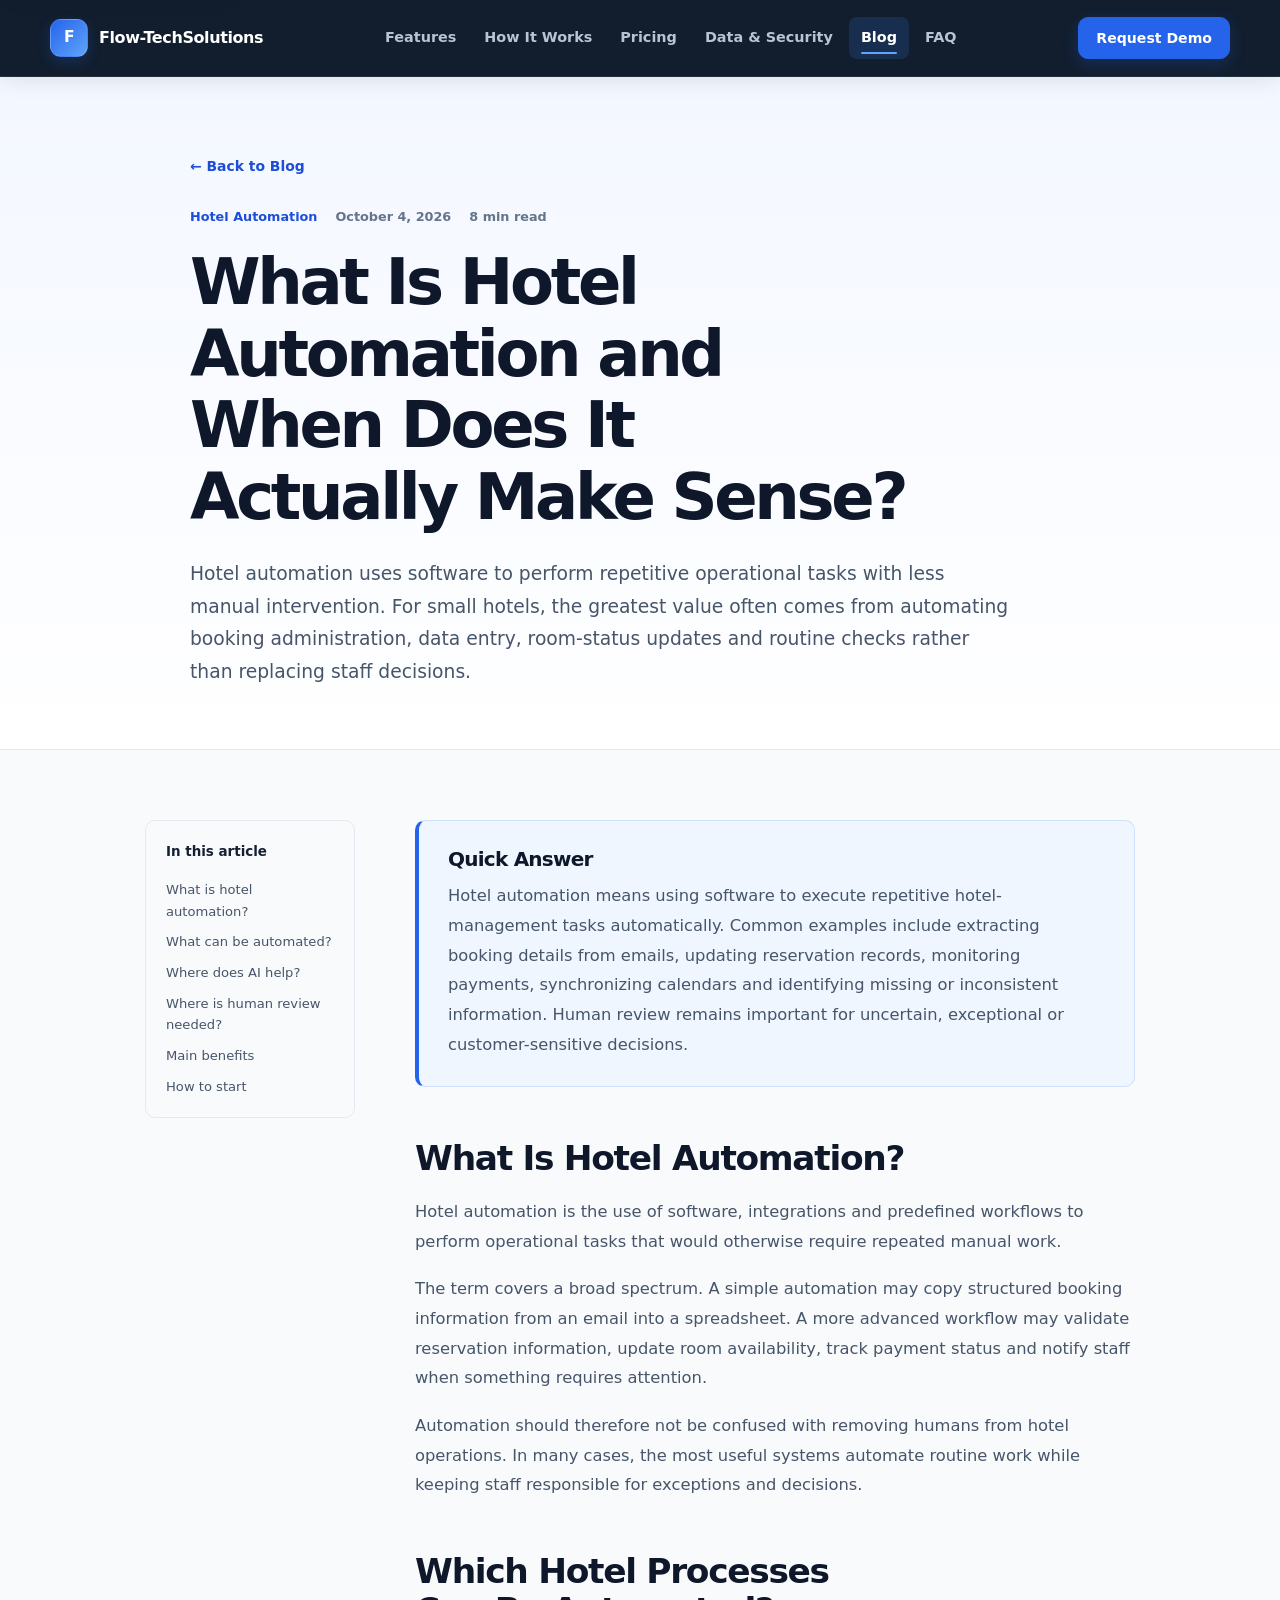
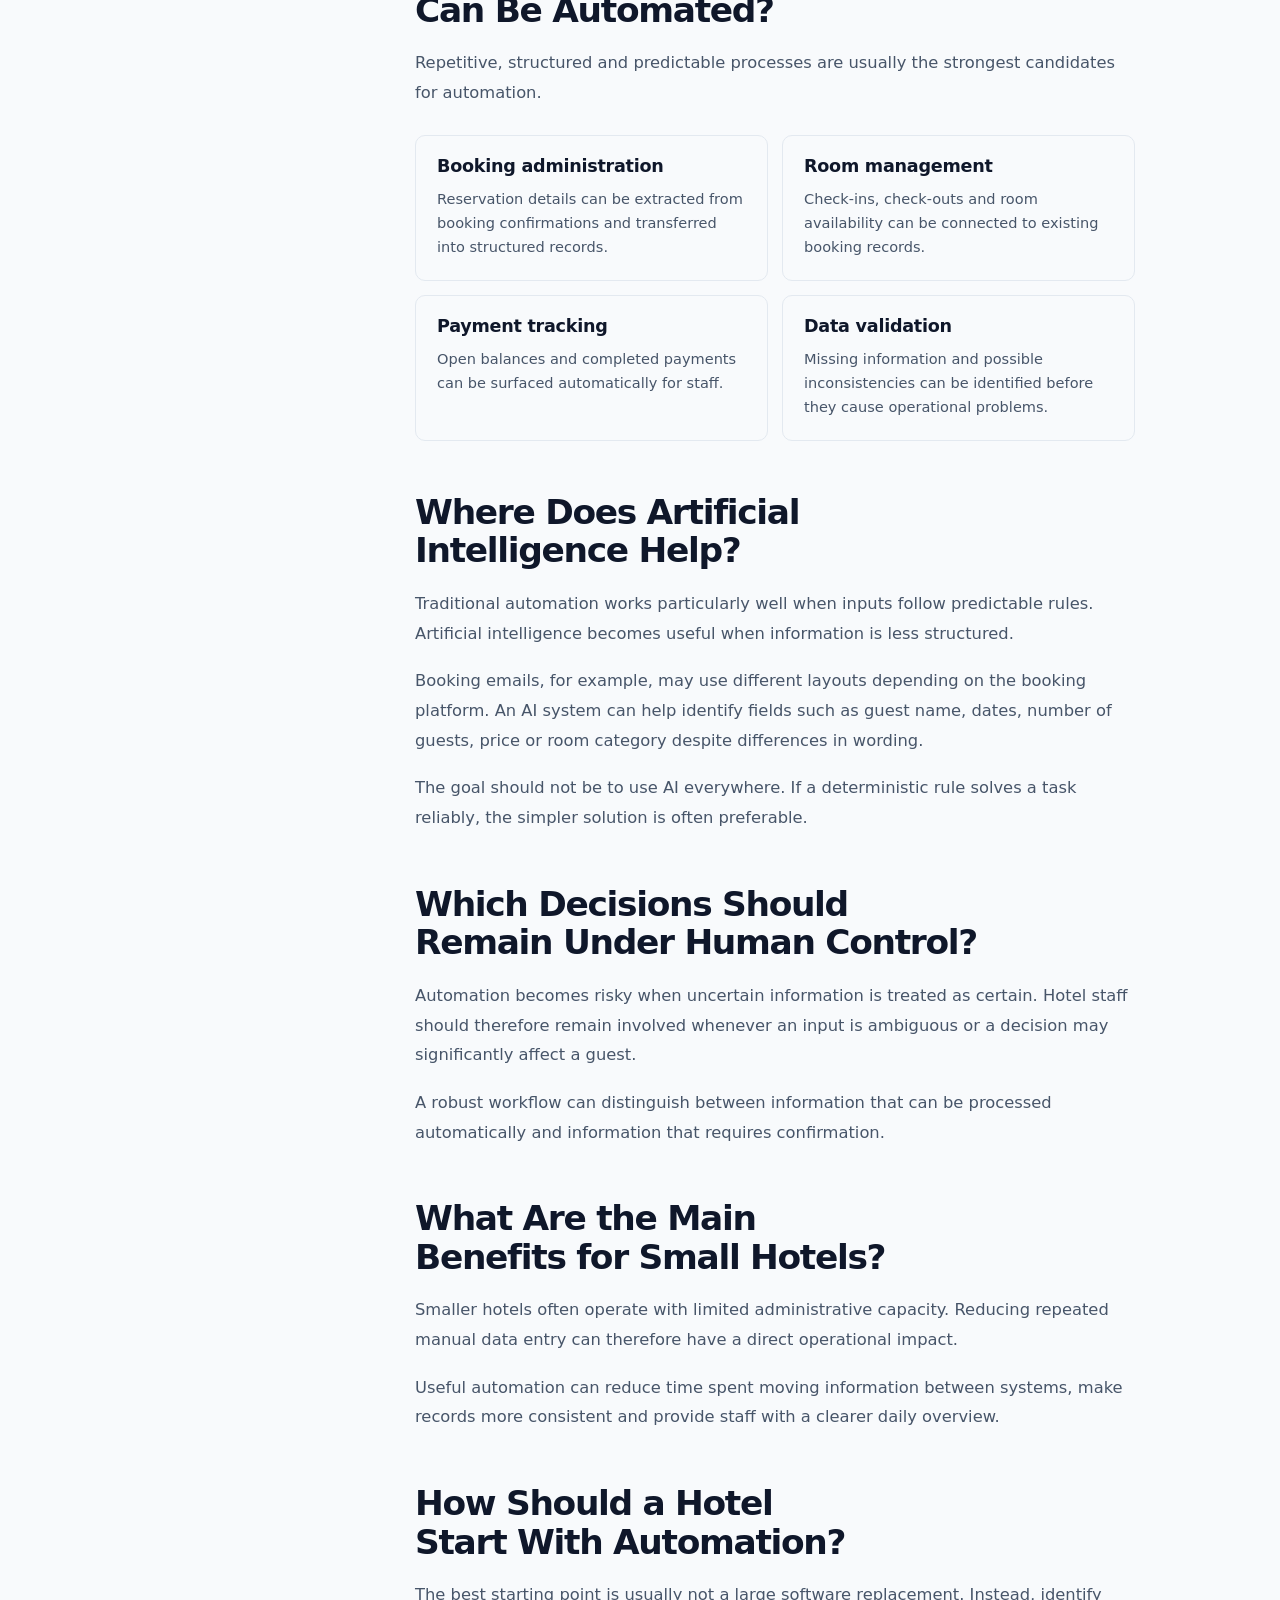
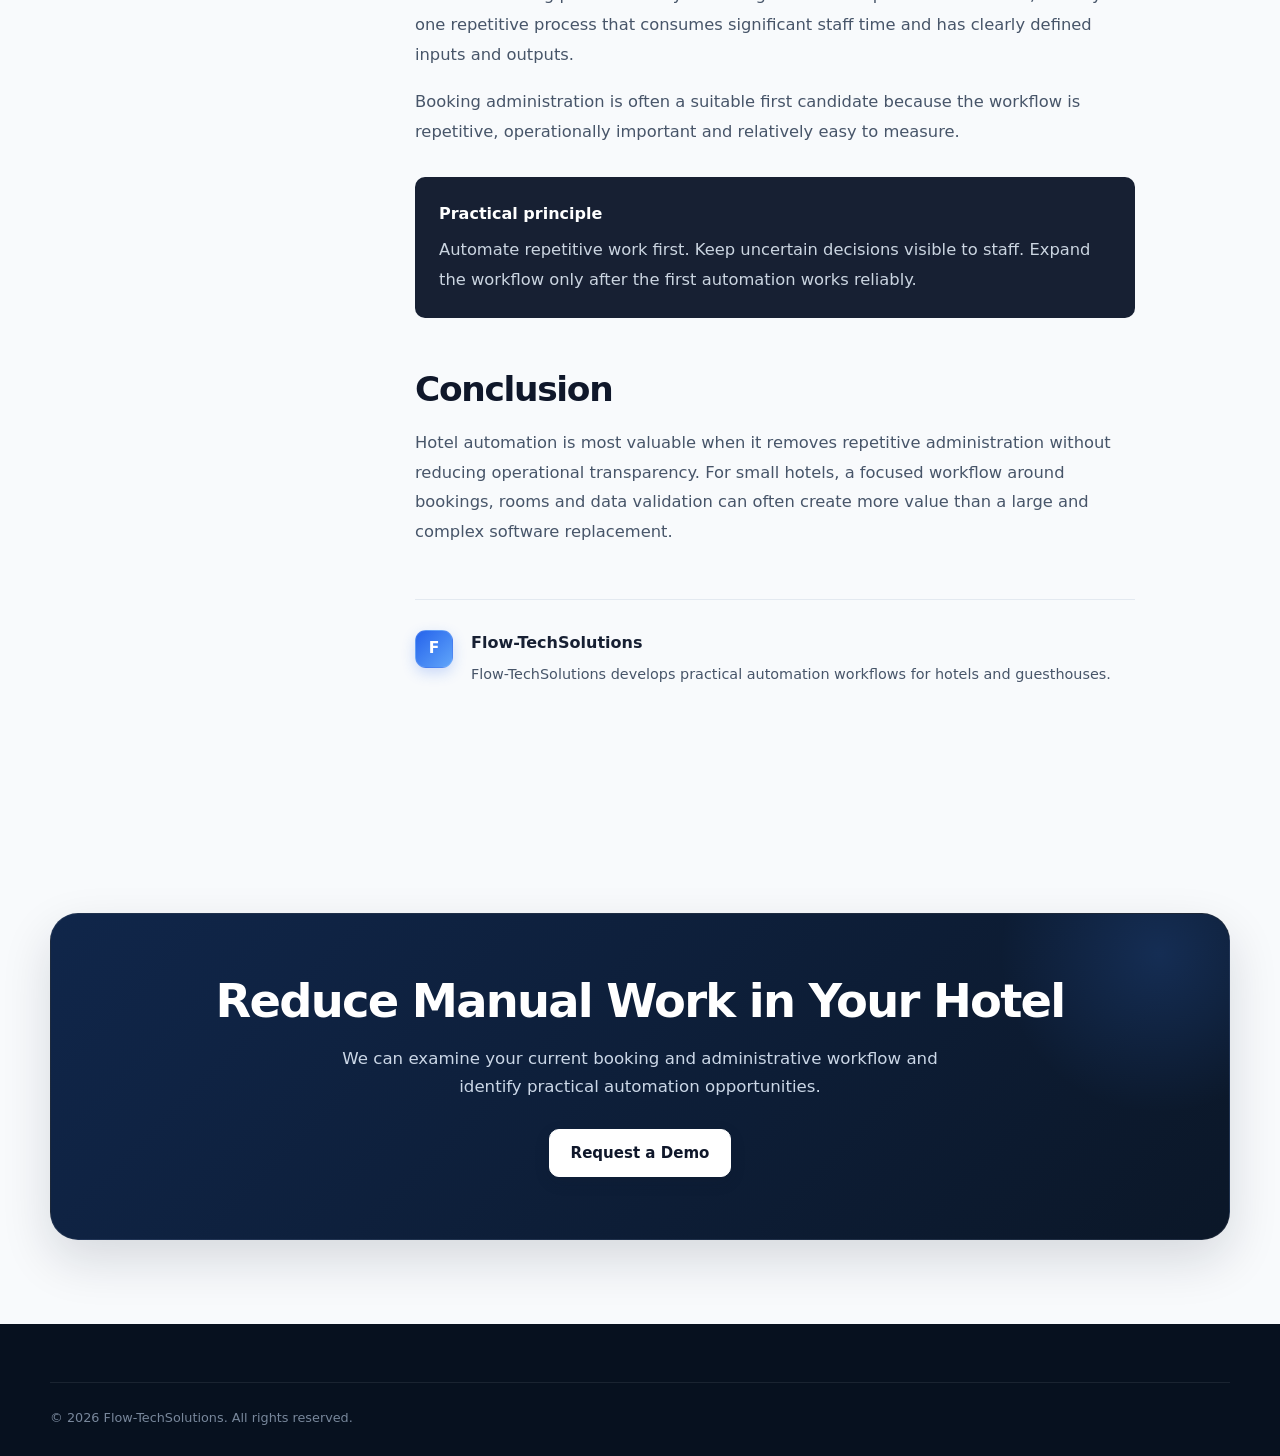
<file: blog/hotel-automation-small-hotels.html>
<!DOCTYPE html>
<html lang="en">
<head>
  <meta charset="UTF-8">

  <meta
    name="viewport"
    content="width=device-width, initial-scale=1.0"
  >

  <title>
    What Is Hotel Automation? A Practical Guide for Small Hotels
  </title>

  <meta
    name="description"
    content="Learn what hotel automation is, which hotel processes can be automated, where AI can help and when human review is still necessary."
  >

  <meta
    name="robots"
    content="index, follow, max-image-preview:large"
  >

  <link
    rel="canonical"
    href="https://flow-techsolutions.github.io/blog/hotel-automation-small-hotels.html"
  >

  <link
    rel="stylesheet"
    href="../styles.css"
  >

  <meta
    property="og:type"
    content="article"
  >

  <meta
    property="og:title"
    content="What Is Hotel Automation? A Practical Guide for Small Hotels"
  >

  <meta
    property="og:description"
    content="A practical explanation of hotel automation, its benefits, limitations and useful applications for smaller hotels."
  >

  <meta
    property="og:url"
    content="https://flow-techsolutions.github.io/blog/hotel-automation-small-hotels.html"
  >

  <meta
    property="article:published_time"
    content="2026-10-04"
  >

  <meta
    property="article:modified_time"
    content="2026-10-04"
  >

  <script type="application/ld+json">
  {
    "@context": "https://schema.org",
    "@type": "BlogPosting",
    "headline": "What Is Hotel Automation? A Practical Guide for Small Hotels",
    "description": "A practical explanation of hotel automation, its benefits, limitations and useful applications for smaller hotels.",
    "datePublished": "2026-10-04",
    "dateModified": "2026-10-04",
    "mainEntityOfPage": {
      "@type": "WebPage",
      "@id": "https://flow-techsolutions.github.io/blog/hotel-automation-small-hotels.html"
    },
    "author": {
      "@type": "Organization",
      "name": "Flow-TechSolutions",
      "url": "https://flow-techsolutions.github.io/"
    },
    "publisher": {
      "@type": "Organization",
      "name": "Flow-TechSolutions",
      "url": "https://flow-techsolutions.github.io/"
    },
    "about": [
      {
        "@type": "Thing",
        "name": "Hotel automation"
      },
      {
        "@type": "Thing",
        "name": "Hotel management"
      },
      {
        "@type": "Thing",
        "name": "Artificial intelligence"
      }
    ]
  }
  </script>
</head>

<body data-page="blog">
  <a
    class="skip-link"
    href="#main-content"
  >
    Skip to main content
  </a>

  <header class="site-header">
    <div class="container navbar">
      <a
        class="brand"
        href="../index.html"
      >
        <span class="brand-mark">F</span>
        <span>Flow-TechSolutions</span>
      </a>

      <nav
        class="nav-links"
        id="main-navigation"
        aria-label="Main navigation"
      >
        <a
          class="nav-link"
          href="../features.html"
        >
          Features
        </a>

        <a
          class="nav-link"
          href="../how-it-works.html"
        >
          How It Works
        </a>

        <a
          class="nav-link"
          href="../pricing.html"
        >
          Pricing
        </a>

        <a
          class="nav-link"
          href="../security.html"
        >
          Data & Security
        </a>

        <a
          class="nav-link active"
          href="./"
          aria-current="page"
        >
          Blog
        </a>

        <a
          class="nav-link"
          href="../faq.html"
        >
          FAQ
        </a>
      </nav>

      <div class="nav-actions">
        <a
          class="button button-small"
          href="../contact.html"
        >
          Request Demo
        </a>

        <button
          class="nav-toggle"
          type="button"
          aria-label="Toggle navigation"
          aria-controls="main-navigation"
          aria-expanded="false"
        >
          <span class="nav-toggle-lines"></span>
        </button>
      </div>
    </div>
  </header>

  <main id="main-content">
    <article>
      <header class="article-header">
        <div class="article-container">
          <a
            class="article-back"
            href="./"
          >
            ← Back to Blog
          </a>

          <div class="article-meta">
            <span>Hotel Automation</span>

            <time datetime="2026-10-04">
              October 4, 2026
            </time>

            <span>8 min read</span>
          </div>

          <h1>
            What Is Hotel Automation and When Does It Actually Make Sense?
          </h1>

          <p class="article-lead">
            Hotel automation uses software to perform repetitive
            operational tasks with less manual intervention.
            For small hotels, the greatest value often comes
            from automating booking administration, data entry,
            room-status updates and routine checks rather than
            replacing staff decisions.
          </p>
        </div>
      </header>

      <div class="article-container article-layout">
        <aside class="article-toc">
          <strong>In this article</strong>

          <a href="#definition">
            What is hotel automation?
          </a>

          <a href="#examples">
            What can be automated?
          </a>

          <a href="#ai">
            Where does AI help?
          </a>

          <a href="#human">
            Where is human review needed?
          </a>

          <a href="#benefits">
            Main benefits
          </a>

          <a href="#starting">
            How to start
          </a>
        </aside>

        <div class="article-content">
          <section
            class="answer-box"
            aria-labelledby="quick-answer-heading"
          >
            <h2 id="quick-answer-heading">
              Quick Answer
            </h2>

            <p>
              Hotel automation means using software to execute
              repetitive hotel-management tasks automatically.
              Common examples include extracting booking details
              from emails, updating reservation records,
              monitoring payments, synchronizing calendars and
              identifying missing or inconsistent information.
              Human review remains important for uncertain,
              exceptional or customer-sensitive decisions.
            </p>
          </section>

          <section id="definition">
            <h2>
              What Is Hotel Automation?
            </h2>

            <p>
              Hotel automation is the use of software,
              integrations and predefined workflows to perform
              operational tasks that would otherwise require
              repeated manual work.
            </p>

            <p>
              The term covers a broad spectrum. A simple
              automation may copy structured booking
              information from an email into a spreadsheet. A
              more advanced workflow may validate reservation
              information, update room availability, track
              payment status and notify staff when something
              requires attention.
            </p>

            <p>
              Automation should therefore not be confused with
              removing humans from hotel operations. In many
              cases, the most useful systems automate routine
              work while keeping staff responsible for
              exceptions and decisions.
            </p>
          </section>

          <section id="examples">
            <h2>
              Which Hotel Processes Can Be Automated?
            </h2>

            <p>
              Repetitive, structured and predictable processes
              are usually the strongest candidates for
              automation.
            </p>

            <div class="article-example-grid">
              <div class="article-example">
                <h3>
                  Booking administration
                </h3>

                <p>
                  Reservation details can be extracted from
                  booking confirmations and transferred into
                  structured records.
                </p>
              </div>

              <div class="article-example">
                <h3>
                  Room management
                </h3>

                <p>
                  Check-ins, check-outs and room availability
                  can be connected to existing booking records.
                </p>
              </div>

              <div class="article-example">
                <h3>
                  Payment tracking
                </h3>

                <p>
                  Open balances and completed payments can be
                  surfaced automatically for staff.
                </p>
              </div>

              <div class="article-example">
                <h3>
                  Data validation
                </h3>

                <p>
                  Missing information and possible
                  inconsistencies can be identified before they
                  cause operational problems.
                </p>
              </div>
            </div>
          </section>

          <section id="ai">
            <h2>
              Where Does Artificial Intelligence Help?
            </h2>

            <p>
              Traditional automation works particularly well
              when inputs follow predictable rules. Artificial
              intelligence becomes useful when information is
              less structured.
            </p>

            <p>
              Booking emails, for example, may use different
              layouts depending on the booking platform. An AI
              system can help identify fields such as guest
              name, dates, number of guests, price or room
              category despite differences in wording.
            </p>

            <p>
              The goal should not be to use AI everywhere. If a
              deterministic rule solves a task reliably, the
              simpler solution is often preferable.
            </p>
          </section>

          <section id="human">
            <h2>
              Which Decisions Should Remain Under Human Control?
            </h2>

            <p>
              Automation becomes risky when uncertain
              information is treated as certain. Hotel staff
              should therefore remain involved whenever an input
              is ambiguous or a decision may significantly
              affect a guest.
            </p>

            <p>
              A robust workflow can distinguish between
              information that can be processed automatically
              and information that requires confirmation.
            </p>
          </section>

          <section id="benefits">
            <h2>
              What Are the Main Benefits for Small Hotels?
            </h2>

            <p>
              Smaller hotels often operate with limited
              administrative capacity. Reducing repeated manual
              data entry can therefore have a direct operational
              impact.
            </p>

            <p>
              Useful automation can reduce time spent moving
              information between systems, make records more
              consistent and provide staff with a clearer daily
              overview.
            </p>
          </section>

          <section id="starting">
            <h2>
              How Should a Hotel Start With Automation?
            </h2>

            <p>
              The best starting point is usually not a large
              software replacement. Instead, identify one
              repetitive process that consumes significant
              staff time and has clearly defined inputs and
              outputs.
            </p>

            <p>
              Booking administration is often a suitable first
              candidate because the workflow is repetitive,
              operationally important and relatively easy to
              measure.
            </p>

            <div class="article-callout">
              <strong>
                Practical principle
              </strong>

              <p>
                Automate repetitive work first. Keep uncertain
                decisions visible to staff. Expand the workflow
                only after the first automation works reliably.
              </p>
            </div>
          </section>

          <section>
            <h2>
              Conclusion
            </h2>

            <p>
              Hotel automation is most valuable when it removes
              repetitive administration without reducing
              operational transparency. For small hotels, a
              focused workflow around bookings, rooms and data
              validation can often create more value than a
              large and complex software replacement.
            </p>
          </section>

          <section class="article-author">
            <div class="brand-mark">
              F
            </div>

            <div>
              <strong>
                Flow-TechSolutions
              </strong>

              <p>
                Flow-TechSolutions develops practical
                automation workflows for hotels and
                guesthouses.
              </p>
            </div>
          </section>
        </div>
      </div>
    </article>

    <section class="cta-section">
      <div class="cta-box">
        <h2>
          Reduce Manual Work in Your Hotel
        </h2>

        <p>
          We can examine your current booking and administrative
          workflow and identify practical automation
          opportunities.
        </p>

        <a
          class="button button-light"
          href="../contact.html"
        >
          Request a Demo
        </a>
      </div>
    </section>
  </main>

  <footer class="site-footer">
    <div class="container">
      <div class="footer-bottom">
        © <span data-current-year>2026</span>
        Flow-TechSolutions. All rights reserved.
      </div>
    </div>
  </footer>

  <script src="../script.js"></script>
</body>
</html>
</file>
<file: styles.css>
/* ==========================================================
   Hotelmanagement-Flow
   Professional Website Stylesheet
   ========================================================== */


/* ==========================================================
   1. Design tokens
   ========================================================== */

:root {
  /* Brand */
  --navy-950: #07111f;
  --navy-900: #0b1728;
  --navy-850: #10203a;
  --navy-800: #162640;

  --blue-700: #1d4ed8;
  --blue-600: #2563eb;
  --blue-500: #3b82f6;
  --blue-400: #60a5fa;

  --blue-100: #dbeafe;
  --blue-50: #eff6ff;

  /* Neutral */
  --slate-950: #0f172a;
  --slate-900: #172033;
  --slate-800: #1e293b;
  --slate-700: #334155;
  --slate-600: #475569;
  --slate-500: #64748b;
  --slate-400: #94a3b8;
  --slate-300: #cbd5e1;
  --slate-200: #e2e8f0;
  --slate-150: #e9eef5;
  --slate-100: #f1f5f9;
  --slate-50: #f8fafc;

  --white: #ffffff;

  /* Semantic */
  --success: #15803d;
  --warning: #b45309;
  --danger: #b91c1c;

  /* Backgrounds */
  --page-background: #f8fafc;
  --surface: #ffffff;
  --surface-soft: #f4f7fb;
  --surface-blue: #f3f7ff;

  /* Borders */
  --border: #e3e9f0;
  --border-strong: #d5dde8;

  /* Layout */
  --container: 1180px;
  --header-height: 76px;

  /* Radius */
  --radius-xs: 8px;
  --radius-sm: 10px;
  --radius-md: 16px;
  --radius-lg: 22px;
  --radius-xl: 28px;

  /* Shadows */
  --shadow-xs:
    0 1px 2px rgba(15, 23, 42, 0.04);

  --shadow-sm:
    0 4px 14px rgba(15, 23, 42, 0.055);

  --shadow-md:
    0 12px 30px rgba(15, 23, 42, 0.075);

  --shadow-lg:
    0 24px 55px rgba(15, 23, 42, 0.13);

  /* Motion */
  --transition-fast: 150ms ease;
  --transition: 200ms ease;

  /* Typography */
  --font-sans:
    Inter,
    ui-sans-serif,
    system-ui,
    -apple-system,
    BlinkMacSystemFont,
    "Segoe UI",
    sans-serif;
}


/* ==========================================================
   2. Reset
   ========================================================== */

*,
*::before,
*::after {
  box-sizing: border-box;
}

html {
  scroll-behavior: smooth;
  scroll-padding-top: calc(var(--header-height) + 24px);
}

body {
  min-height: 100vh;
  margin: 0;

  overflow-x: hidden;

  color: var(--slate-900);
  background: var(--page-background);

  font-family: var(--font-sans);
  font-size: 16px;
  line-height: 1.65;

  -webkit-font-smoothing: antialiased;
  -moz-osx-font-smoothing: grayscale;
  -webkit-text-size-adjust: 100%;
}

body.nav-open {
  overflow: hidden;
}

img,
svg,
video {
  display: block;
  max-width: 100%;
}

button,
input,
textarea,
select {
  font: inherit;
}

button {
  cursor: pointer;
}

a {
  color: inherit;
}

h1,
h2,
h3,
p {
  margin-top: 0;
}

h1,
h2,
h3 {
  color: var(--slate-950);

  font-weight: 760;
  line-height: 1.12;

  text-wrap: balance;
}

h1 {
  margin-bottom: 24px;

  font-size: clamp(2.75rem, 5.7vw, 4.65rem);
  letter-spacing: -0.052em;
}

h2 {
  margin-bottom: 17px;

  font-size: clamp(2rem, 3.7vw, 2.9rem);
  letter-spacing: -0.038em;
}

h3 {
  margin-bottom: 10px;

  font-size: 1.22rem;
  letter-spacing: -0.015em;
}

p {
  color: var(--slate-600);
  text-wrap: pretty;
}

::selection {
  color: var(--white);
  background: var(--blue-600);
}


/* ==========================================================
   3. Focus and accessibility
   ========================================================== */

a:focus-visible,
button:focus-visible,
input:focus-visible,
textarea:focus-visible,
select:focus-visible,
summary:focus-visible {
  outline: 3px solid rgba(59, 130, 246, 0.55);
  outline-offset: 3px;
}

.skip-link {
  position: fixed;
  top: 10px;
  left: 10px;
  z-index: 9999;

  padding: 10px 14px;

  color: var(--slate-950);
  background: var(--white);

  border-radius: var(--radius-sm);

  box-shadow: var(--shadow-md);

  font-weight: 700;
  text-decoration: none;

  transform: translateY(-160%);

  transition: transform var(--transition);
}

.skip-link:focus {
  transform: translateY(0);
}


/* ==========================================================
   4. General layout
   ========================================================== */

.container {
  width: min(
    calc(100% - 40px),
    var(--container)
  );

  margin-inline: auto;
}

.section {
  padding: 96px 0;
}

.section-light {
  background: var(--white);
}

.section-blue {
  background: var(--surface-blue);
}

.section-dark {
  color: var(--white);
  background: var(--navy-900);
}

.section-dark h1,
.section-dark h2,
.section-dark h3 {
  color: var(--white);
}

.section-dark p {
  color: var(--slate-300);
}

.section-heading {
  max-width: 760px;

  margin: 0 auto 50px;

  text-align: center;
}

.section-heading h2 {
  margin-bottom: 18px;
}

.subtitle {
  margin-bottom: 0;

  color: var(--slate-600);

  font-size: 1.075rem;
  line-height: 1.72;
}

.section-dark .subtitle {
  color: var(--slate-300);
}


/* ==========================================================
   5. Eyebrows / labels
   ========================================================== */

.eyebrow {
  display: inline-flex;
  align-items: center;

  margin-bottom: 18px;

  padding: 7px 12px;

  color: var(--blue-700);
  background: var(--blue-50);

  border: 1px solid #dce8fb;
  border-radius: 999px;

  font-size: 0.76rem;
  font-weight: 750;
  letter-spacing: 0.075em;
  line-height: 1.3;

  text-transform: uppercase;
}


/* ==========================================================
   6. Header
   ========================================================== */

.site-header {
  position: sticky;
  top: 0;
  z-index: 1000;

  width: 100%;

  background: rgba(11, 23, 40, 0.97);

  border-bottom:
    1px solid rgba(255, 255, 255, 0.08);

  box-shadow:
    0 4px 20px rgba(7, 17, 31, 0.09);

  backdrop-filter: blur(18px);
  -webkit-backdrop-filter: blur(18px);
}

.navbar {
  min-height: var(--header-height);

  display: flex;
  align-items: center;
  justify-content: space-between;

  gap: 28px;
}


/* ==========================================================
   7. Brand
   ========================================================== */

.brand {
  display: inline-flex;
  align-items: center;

  gap: 11px;

  flex-shrink: 0;

  color: var(--white);

  font-size: 1rem;
  font-weight: 760;
  letter-spacing: -0.025em;

  text-decoration: none;
}

.brand:hover {
  color: var(--white);
}

.brand-mark {
  width: 38px;
  height: 38px;

  display: grid;
  place-items: center;

  flex-shrink: 0;

  color: var(--white);

  background:
    linear-gradient(
      135deg,
      var(--blue-600),
      var(--blue-400)
    );

  border:
    1px solid rgba(255, 255, 255, 0.1);

  border-radius: 11px;

  box-shadow:
    0 5px 14px rgba(37, 99, 235, 0.22);

  font-size: 0.97rem;
  font-weight: 800;
}


/* ==========================================================
   8. Desktop navigation
   ========================================================== */

.nav-links {
  display: flex;
  align-items: center;

  gap: 4px;
}

.nav-link {
  position: relative;

  display: inline-flex;
  align-items: center;
  justify-content: center;

  min-height: 42px;

  padding: 9px 12px;

  color: #b7c4d5;
  background: transparent;

  border-radius: var(--radius-xs);

  font-size: 0.9rem;
  font-weight: 620;
  line-height: 1.2;

  text-decoration: none;

  transition:
    color var(--transition-fast),
    background-color var(--transition-fast);
}

.nav-link:hover {
  color: var(--white);

  background:
    rgba(255, 255, 255, 0.065);
}

.nav-link.active {
  color: var(--white);

  background:
    rgba(59, 130, 246, 0.16);
}

.nav-link.active::after {
  content: "";

  position: absolute;

  right: 12px;
  bottom: 5px;
  left: 12px;

  height: 2px;

  background: var(--blue-400);

  border-radius: 999px;
}

.nav-actions {
  display: flex;
  align-items: center;

  gap: 12px;
}


/* ==========================================================
   9. Buttons
   ========================================================== */

.button {
  min-height: 48px;

  display: inline-flex;
  align-items: center;
  justify-content: center;

  gap: 8px;

  padding: 12px 21px;

  color: var(--white);
  background: var(--blue-600);

  border:
    1px solid var(--blue-600);

  border-radius: var(--radius-sm);

  box-shadow:
    0 4px 12px rgba(37, 99, 235, 0.16);

  font-size: 0.94rem;
  font-weight: 680;
  line-height: 1.2;

  text-align: center;
  text-decoration: none;

  transition:
    background-color var(--transition),
    border-color var(--transition),
    box-shadow var(--transition),
    transform var(--transition-fast);
}

.button:hover {
  color: var(--white);
  background: var(--blue-700);

  border-color: var(--blue-700);

  box-shadow:
    0 8px 20px rgba(37, 99, 235, 0.2);

  transform: translateY(-1px);
}

.button:active {
  transform: translateY(0);
}

.button-small {
  min-height: 42px;

  padding: 10px 17px;

  font-size: 0.88rem;
}

.button-light {
  color: var(--slate-950);
  background: var(--white);

  border-color: var(--white);

  box-shadow:
    0 5px 16px rgba(15, 23, 42, 0.12);
}

.button-light:hover {
  color: var(--slate-950);
  background: var(--slate-50);

  border-color: var(--slate-50);
}

.button-outline {
  color: var(--slate-900);
  background: transparent;

  border-color: var(--border-strong);

  box-shadow: none;
}

.button-outline:hover {
  color: var(--blue-700);
  background: var(--white);

  border-color: #b9cef6;

  box-shadow: var(--shadow-xs);
}

.button-group {
  display: flex;
  flex-wrap: wrap;

  gap: 12px;
}


/* Header button */

.site-header .button {
  min-height: 42px;

  background: var(--blue-600);

  border-color: var(--blue-600);

  box-shadow:
    0 5px 16px rgba(37, 99, 235, 0.23);
}

.site-header .button:hover {
  background: var(--blue-500);

  border-color: var(--blue-500);

  box-shadow:
    0 7px 20px rgba(37, 99, 235, 0.29);
}


/* ==========================================================
   10. Mobile navigation toggle
   ========================================================== */

.nav-toggle {
  width: 44px;
  height: 44px;

  display: none;
  place-items: center;

  padding: 0;

  color: var(--white);
  background:
    rgba(255, 255, 255, 0.055);

  border:
    1px solid rgba(255, 255, 255, 0.12);

  border-radius: var(--radius-sm);

  transition:
    background-color var(--transition-fast),
    border-color var(--transition-fast);
}

.nav-toggle:hover {
  background:
    rgba(255, 255, 255, 0.09);

  border-color:
    rgba(255, 255, 255, 0.18);
}

.nav-toggle-lines,
.nav-toggle-lines::before,
.nav-toggle-lines::after {
  width: 20px;
  height: 2px;

  display: block;

  background: currentColor;

  border-radius: 999px;

  transition:
    transform var(--transition),
    opacity var(--transition);
}

.nav-toggle-lines {
  position: relative;
}

.nav-toggle-lines::before,
.nav-toggle-lines::after {
  content: "";

  position: absolute;
  left: 0;
}

.nav-toggle-lines::before {
  top: -6px;
}

.nav-toggle-lines::after {
  top: 6px;
}

.nav-toggle[aria-expanded="true"]
.nav-toggle-lines {
  background: transparent;
}

.nav-toggle[aria-expanded="true"]
.nav-toggle-lines::before {
  top: 0;

  transform: rotate(45deg);
}

.nav-toggle[aria-expanded="true"]
.nav-toggle-lines::after {
  top: 0;

  transform: rotate(-45deg);
}


/* ==========================================================
   11. Home hero
   ========================================================== */

.hero {
  position: relative;
  isolation: isolate;

  overflow: hidden;

  padding: 106px 0 116px;

  color: var(--white);

  background:
    radial-gradient(
      circle at 86% 15%,
      rgba(59, 130, 246, 0.17),
      transparent 34%
    ),
    radial-gradient(
      circle at 6% 92%,
      rgba(37, 99, 235, 0.11),
      transparent 31%
    ),
    linear-gradient(
      135deg,
      #07111f 0%,
      #0d1d34 50%,
      #10264a 100%
    );
}

.hero::after {
  content: "";

  position: absolute;

  right: -200px;
  bottom: -260px;

  z-index: -1;

  width: 620px;
  height: 620px;

  border:
    1px solid rgba(255, 255, 255, 0.055);

  border-radius: 50%;
}

.hero-grid {
  display: grid;

  grid-template-columns:
    minmax(0, 1.06fr)
    minmax(360px, 0.94fr);

  align-items: center;

  gap: 74px;
}

.hero-copy {
  max-width: 690px;
}

.hero-copy h1 {
  color: var(--white);
}

.hero-copy p {
  max-width: 630px;

  margin-bottom: 34px;

  color: #cbd7e7;

  font-size:
    clamp(1.075rem, 2vw, 1.2rem);

  line-height: 1.7;
}

.hero .eyebrow {
  color: #bfdbfe;

  background:
    rgba(59, 130, 246, 0.11);

  border-color:
    rgba(96, 165, 250, 0.19);
}

.hero .button-outline {
  color: var(--white);

  background:
    rgba(255, 255, 255, 0.025);

  border-color:
    rgba(255, 255, 255, 0.26);
}

.hero .button-outline:hover {
  color: var(--white);

  background:
    rgba(255, 255, 255, 0.075);

  border-color:
    rgba(255, 255, 255, 0.42);
}


/* ==========================================================
   12. Dashboard mockup
   ========================================================== */

.hero-dashboard {
  position: relative;

  padding: 11px;

  background:
    rgba(255, 255, 255, 0.07);

  border:
    1px solid rgba(255, 255, 255, 0.12);

  border-radius: 22px;

  box-shadow:
    0 28px 70px rgba(2, 6, 23, 0.3);

  backdrop-filter: blur(12px);
}

.dashboard-window {
  overflow: hidden;

  color: var(--slate-900);
  background: var(--white);

  border-radius: 14px;

  box-shadow:
    0 2px 6px rgba(15, 23, 42, 0.06);
}

.dashboard-top {
  min-height: 58px;

  display: flex;
  align-items: center;
  justify-content: space-between;

  gap: 16px;

  padding: 14px 17px;

  background: #fbfcfe;

  border-bottom:
    1px solid var(--border);
}

.dashboard-title {
  color: var(--slate-900);

  font-size: 0.88rem;
  font-weight: 720;
}

.status {
  display: inline-flex;
  align-items: center;

  gap: 7px;

  color: var(--success);

  font-size: 0.73rem;
  font-weight: 680;
}

.status::before {
  content: "";

  width: 7px;
  height: 7px;

  background: currentColor;

  border-radius: 50%;
}

.dashboard-body {
  display: grid;

  gap: 11px;

  padding: 17px;
}

.metric-grid {
  display: grid;

  grid-template-columns:
    repeat(3, minmax(0, 1fr));

  gap: 9px;
}

.metric {
  padding: 14px;

  background: var(--slate-50);

  border:
    1px solid #edf1f6;

  border-radius: var(--radius-sm);
}

.metric-label {
  display: block;

  margin-bottom: 5px;

  color: var(--slate-500);

  font-size: 0.67rem;
  font-weight: 680;
  letter-spacing: 0.045em;
}

.metric-value {
  color: var(--slate-950);

  font-size: 1.3rem;
  font-weight: 760;
}

.booking-row {
  display: grid;

  grid-template-columns:
    1.4fr 0.95fr 0.7fr;

  align-items: center;

  gap: 8px;

  padding: 11px 12px;

  color: var(--slate-600);
  background: var(--white);

  border:
    1px solid var(--border);

  border-radius: var(--radius-sm);

  font-size: 0.75rem;
}

.booking-row strong {
  color: var(--slate-900);

  font-weight: 680;
}


/* ==========================================================
   13. Trust strip
   ========================================================== */

.trust-strip {
  padding: 23px 0;

  background: var(--white);

  border-bottom:
    1px solid var(--border);
}

.trust-list {
  display: flex;
  flex-wrap: wrap;

  align-items: center;
  justify-content: center;

  gap: 14px 34px;

  color: var(--slate-500);

  font-size: 0.85rem;
  font-weight: 620;
}

.trust-item {
  white-space: nowrap;
}

.trust-item::before {
  content: "✓";

  margin-right: 8px;

  color: var(--blue-600);

  font-weight: 800;
}


/* ==========================================================
   14. Cards
   ========================================================== */

.card-grid {
  display: grid;

  grid-template-columns:
    repeat(3, minmax(0, 1fr));

  gap: 22px;
}

.card {
  height: 100%;

  display: flex;
  flex-direction: column;

  padding: 28px;

  background: var(--white);

  border:
    1px solid var(--border);

  border-radius: var(--radius-md);

  box-shadow: var(--shadow-xs);

  transition:
    border-color var(--transition),
    box-shadow var(--transition),
    transform var(--transition);
}

.card:hover {
  border-color: #cbd9ec;

  box-shadow: var(--shadow-sm);

  transform: translateY(-2px);
}

.card-icon {
  width: 42px;
  height: 42px;

  display: grid;
  place-items: center;

  margin-bottom: 21px;

  color: var(--blue-700);
  background: var(--blue-50);

  border:
    1px solid #dce8fb;

  border-radius: 11px;

  font-size: 0.92rem;
  font-weight: 780;
}

.card h3 {
  color: var(--slate-950);
}

.card p {
  flex: 1;

  margin-bottom: 16px;
}

.card-link {
  display: inline-flex;
  align-items: center;

  gap: 6px;

  width: fit-content;

  margin-top: auto;

  color: var(--blue-700);

  font-size: 0.9rem;
  font-weight: 680;

  text-decoration: none;
}

.card-link:hover {
  color: var(--blue-600);

  text-decoration: underline;
  text-decoration-thickness: 1px;
  text-underline-offset: 4px;
}


/* ==========================================================
   15. Process steps
   ========================================================== */

.steps {
  max-width: 900px;

  margin-inline: auto;
}

.step {
  position: relative;

  display: grid;

  grid-template-columns:
    60px minmax(0, 1fr);

  gap: 22px;
}

.step:not(:last-child) {
  padding-bottom: 26px;
}

.step:not(:last-child)::before {
  content: "";

  position: absolute;

  top: 54px;
  bottom: 0;
  left: 29px;

  width: 2px;

  background: #d8e2ee;
}

.step-number {
  position: relative;
  z-index: 1;

  width: 60px;
  height: 60px;

  display: grid;
  place-items: center;

  color: var(--white);
  background: var(--blue-600);

  border:
    5px solid var(--surface-blue);

  border-radius: 17px;

  box-shadow:
    0 5px 14px rgba(37, 99, 235, 0.17);

  font-size: 1.05rem;
  font-weight: 760;
}

.section-light .step-number {
  border-color: var(--white);
}

.step-content {
  padding: 22px 24px;

  background: var(--white);

  border:
    1px solid var(--border);

  border-radius: 14px;

  box-shadow: var(--shadow-xs);
}

.step-content h3 {
  margin-bottom: 7px;
}

.step-content p {
  margin-bottom: 0;
}


/* ==========================================================
   16. Pricing
   ========================================================== */

.pricing-grid {
  display: grid;

  grid-template-columns:
    repeat(3, minmax(0, 1fr));

  align-items: stretch;

  gap: 22px;
}

.price-card {
  position: relative;

  height: 100%;

  display: flex;
  flex-direction: column;

  padding: 31px;

  color: var(--white);

  background: #13233a;

  border:
    1px solid rgba(255, 255, 255, 0.1);

  border-radius: var(--radius-md);

  box-shadow:
    0 6px 20px rgba(2, 6, 23, 0.08);

  transition:
    border-color var(--transition),
    background-color var(--transition),
    transform var(--transition);
}

.price-card:hover {
  background: #172942;

  border-color:
    rgba(96, 165, 250, 0.32);

  transform: translateY(-2px);
}

.price-card.featured {
  background: #172c49;

  border-color:
    rgba(96, 165, 250, 0.65);

  box-shadow:
    0 0 0 1px
      rgba(96, 165, 250, 0.2),
    0 15px 35px
      rgba(2, 6, 23, 0.15);
}

.price-badge {
  position: absolute;

  top: -12px;
  left: 50%;

  padding: 5px 11px;

  color: var(--white);
  background: var(--blue-600);

  border:
    3px solid var(--navy-900);

  border-radius: 999px;

  font-size: 0.67rem;
  font-weight: 720;
  letter-spacing: 0.045em;

  white-space: nowrap;

  transform: translateX(-50%);
}

.price-card h3 {
  color: var(--white);

  font-size: 1.28rem;
}

.price {
  margin: 17px 0 25px;

  color: var(--white);

  font-size: 2.55rem;
  font-weight: 760;
  letter-spacing: -0.035em;
  line-height: 1;
}

.price small {
  display: block;

  margin-top: 9px;

  color: #9fb0c6;

  font-size: 0.82rem;
  font-weight: 500;
  letter-spacing: 0;
}

.feature-list {
  margin: 0 0 30px;

  padding: 0;

  list-style: none;
}

.feature-list li {
  position: relative;

  margin: 11px 0;

  padding-left: 25px;

  color: #c6d1df;

  font-size: 0.94rem;
}

.feature-list li::before {
  content: "✓";

  position: absolute;

  top: 0;
  left: 0;

  color: var(--blue-400);

  font-weight: 800;
}

.price-card .button {
  width: 100%;

  margin-top: auto;
}


/* ==========================================================
   17. FAQ
   ========================================================== */

/*
   Two independent stacks intentionally prevent
   cards in the neighbouring column from changing
   height when one FAQ item opens.
*/

.faq-columns {
  max-width: 1000px;

  margin-inline: auto;

  display: grid;

  grid-template-columns:
    repeat(2, minmax(0, 1fr));

  align-items: start;

  gap: 18px;
}

.faq-stack {
  min-width: 0;

  display: flex;
  flex-direction: column;

  gap: 14px;
}

.faq-item {
  overflow: hidden;

  background: var(--white);

  border:
    1px solid var(--border);

  border-radius: 13px;

  box-shadow: var(--shadow-xs);

  transition:
    border-color var(--transition),
    box-shadow var(--transition);
}

.faq-item:hover {
  border-color: #cfdae7;
}

.faq-item[open] {
  border-color: #c1d3ed;

  box-shadow: var(--shadow-sm);
}

.faq-item summary {
  position: relative;

  min-height: 68px;

  display: flex;
  align-items: center;

  padding:
    18px 56px
    18px 20px;

  color: var(--slate-900);

  font-size: 0.97rem;
  font-weight: 660;
  line-height: 1.4;

  cursor: pointer;

  list-style: none;
}

.faq-item summary::-webkit-details-marker {
  display: none;
}

.faq-item summary::after {
  content: "+";

  position: absolute;

  right: 18px;

  width: 29px;
  height: 29px;

  display: grid;
  place-items: center;

  color: var(--blue-700);
  background: var(--blue-50);

  border:
    1px solid #dce8fb;

  border-radius: 8px;

  font-size: 1.14rem;
  font-weight: 500;
  line-height: 1;
}

.faq-item[open] summary::after {
  content: "−";
}

.faq-answer {
  padding:
    0 20px 20px;
}

.faq-answer p {
  margin-bottom: 0;

  color: var(--slate-600);

  font-size: 0.94rem;
}


/* ==========================================================
   18. Subpage hero
   ========================================================== */

.page-hero {
  position: relative;

  overflow: hidden;

  padding: 78px 0 74px;

  color: var(--white);

  background:
    radial-gradient(
      circle at 82% 24%,
      rgba(59, 130, 246, 0.15),
      transparent 32%
    ),
    linear-gradient(
      135deg,
      #07111f,
      #102441
    );
}

.page-hero::after {
  content: "";

  position: absolute;

  top: -180px;
  right: -180px;

  width: 500px;
  height: 500px;

  border:
    1px solid rgba(255, 255, 255, 0.05);

  border-radius: 50%;
}

.page-hero-content {
  position: relative;
  z-index: 1;

  max-width: 790px;
}

.page-hero h1 {
  color: var(--white);

  font-size:
    clamp(2.55rem, 5vw, 4rem);
}

.page-hero p {
  max-width: 700px;

  margin-bottom: 0;

  color: #c9d6e7;

  font-size: 1.1rem;
  line-height: 1.72;
}

.page-hero .eyebrow {
  color: #bfdbfe;

  background:
    rgba(59, 130, 246, 0.11);

  border-color:
    rgba(96, 165, 250, 0.18);
}


/* ==========================================================
   19. Split layouts
   ========================================================== */

.split {
  display: grid;

  grid-template-columns:
    repeat(2, minmax(0, 1fr));

  align-items: center;

  gap: 66px;
}

.split > div:first-child {
  max-width: 580px;
}

.info-panel {
  padding: 31px;

  background: var(--white);

  border:
    1px solid var(--border);

  border-radius: var(--radius-md);

  box-shadow: var(--shadow-sm);
}

.info-panel h3 {
  margin-bottom: 19px;
}

.check-list {
  margin: 23px 0 0;

  padding: 0;

  list-style: none;
}

.info-panel .check-list {
  margin-top: 0;
}

.check-list li {
  position: relative;

  margin: 12px 0;

  padding-left: 27px;

  color: var(--slate-600);
}

.check-list li::before {
  content: "✓";

  position: absolute;

  left: 0;

  color: var(--blue-600);

  font-weight: 780;
}


/* ==========================================================
   20. CTA
   ========================================================== */

.cta-section {
  padding: 84px 20px;

  background: var(--page-background);
}

.cta-box {
  position: relative;

  width: min(
    100%,
    var(--container)
  );

  margin-inline: auto;

  overflow: hidden;

  padding: 62px 42px;

  color: var(--white);

  background:
    linear-gradient(
      135deg,
      #10264a,
      #0b1728
    );

  border:
    1px solid
    rgba(255, 255, 255, 0.07);

  border-radius: var(--radius-xl);

  box-shadow:
    0 20px 50px
    rgba(15, 23, 42, 0.14);

  text-align: center;
}

.cta-box::after {
  content: "";

  position: absolute;

  top: -130px;
  right: -100px;

  width: 340px;
  height: 340px;

  background:
    radial-gradient(
      circle,
      rgba(59, 130, 246, 0.18),
      transparent 66%
    );

  pointer-events: none;
}

.cta-box h2 {
  position: relative;
  z-index: 1;

  color: var(--white);
}

.cta-box p {
  position: relative;
  z-index: 1;

  max-width: 650px;

  margin:
    0 auto 29px;

  color: #cbd7e7;

  font-size: 1.04rem;
}

.cta-box .button {
  position: relative;
  z-index: 1;
}


/* ==========================================================
   21. Contact
   ========================================================== */

.contact-layout {
  display: grid;

  grid-template-columns:
    minmax(280px, 0.82fr)
    minmax(0, 1.18fr);

  align-items: start;

  gap: 30px;
}

.contact-card,
.form-card {
  padding: 31px;

  background: var(--white);

  border:
    1px solid var(--border);

  border-radius: var(--radius-md);

  box-shadow: var(--shadow-xs);
}

.contact-card h2,
.form-card h2 {
  font-size: 1.65rem;
}

.contact-item {
  padding: 17px 0;

  border-bottom:
    1px solid var(--border);
}

.contact-item:last-child {
  padding-bottom: 0;

  border-bottom: 0;
}

.contact-item strong {
  display: block;

  margin-bottom: 4px;

  color: var(--slate-900);

  font-size: 0.9rem;
}

.contact-item span,
.contact-item a {
  color: var(--slate-600);

  font-size: 0.94rem;
}

.contact-item a {
  color: var(--blue-700);

  text-decoration-thickness: 1px;
  text-underline-offset: 3px;
}


/* ==========================================================
   22. Form
   ========================================================== */

.form-grid {
  display: grid;

  grid-template-columns:
    repeat(2, minmax(0, 1fr));

  gap: 18px;
}

.form-field {
  display: flex;
  flex-direction: column;

  gap: 7px;
}

.form-field.full {
  grid-column:
    1 / -1;
}

.form-field label {
  color: var(--slate-800);

  font-size: 0.86rem;
  font-weight: 650;
}

.form-field input,
.form-field textarea,
.form-field select {
  width: 100%;

  padding:
    12px 13px;

  color: var(--slate-900);
  background: var(--white);

  border:
    1px solid var(--border-strong);

  border-radius: var(--radius-sm);

  outline: none;

  transition:
    border-color var(--transition-fast),
    box-shadow var(--transition-fast);
}

.form-field input:hover,
.form-field textarea:hover,
.form-field select:hover {
  border-color: #bac7d7;
}

.form-field input:focus,
.form-field textarea:focus,
.form-field select:focus {
  border-color: var(--blue-500);

  box-shadow:
    0 0 0 3px
    rgba(59, 130, 246, 0.11);
}

.form-field input::placeholder,
.form-field textarea::placeholder {
  color: var(--slate-400);
}

.form-field textarea {
  min-height: 155px;

  resize: vertical;
}

.form-note {
  margin:
    14px 0 0;

  color: var(--slate-500);

  font-size: 0.78rem;
  line-height: 1.55;
}


/* ==========================================================
   23. Footer
   ========================================================== */

.site-footer {
  padding:
    58px 0 28px;

  color: var(--slate-300);
  background: #07111f;
}

.footer-grid {
  display: grid;

  grid-template-columns:
    1.7fr 1fr 1fr;

  gap: 50px;

  padding-bottom: 42px;
}

.footer-brand {
  max-width: 390px;
}

.footer-brand .brand {
  margin-bottom: 17px;
}

.footer-brand p {
  margin-bottom: 0;

  color: #9eacc0;

  font-size: 0.91rem;
}

.footer-title {
  margin-bottom: 14px;

  color: var(--white);

  font-size: 0.73rem;
  font-weight: 700;
  letter-spacing: 0.07em;

  text-transform: uppercase;
}

.footer-links {
  display: flex;
  flex-direction: column;

  gap: 9px;
}

.footer-links a {
  width: fit-content;

  color: #aebbc9;

  font-size: 0.89rem;

  text-decoration: none;

  transition:
    color var(--transition-fast);
}

.footer-links a:hover {
  color: var(--white);
}

.footer-bottom {
  padding-top: 24px;

  color: #78879b;

  border-top:
    1px solid
    rgba(255, 255, 255, 0.08);

  font-size: 0.8rem;
}


/* ==========================================================
   24. Tablet
   ========================================================== */

@media (max-width: 1050px) {

  .navbar {
    gap: 18px;
  }

  .nav-links {
    gap: 1px;
  }

  .nav-link {
    padding-inline: 9px;

    font-size: 0.84rem;
  }

  .hero-grid {
    grid-template-columns: 1fr;

    gap: 52px;
  }

  .hero-copy {
    max-width: 760px;
  }

  .hero-dashboard {
    width:
      min(100%, 720px);
  }

  .card-grid,
  .pricing-grid {
    grid-template-columns:
      repeat(2, minmax(0, 1fr));
  }
}


/* ==========================================================
   25. Mobile navigation breakpoint
   ========================================================== */

@media (max-width: 850px) {

  :root {
    --header-height: 72px;
  }

  .section {
    padding: 78px 0;
  }

  .nav-toggle {
    display: grid;
  }

  .nav-actions .button {
    display: none;
  }

  .nav-links {
    position: fixed;

    top: var(--header-height);
    right: 0;
    left: 0;

    max-height:
      calc(
        100vh -
        var(--header-height)
      );

    display: flex;
    flex-direction: column;

    align-items: stretch;

    gap: 4px;

    overflow-y: auto;

    padding:
      15px 18px 24px;

    background:
      rgba(11, 23, 40, 0.99);

    border-top:
      1px solid
      rgba(255, 255, 255, 0.06);

    border-bottom:
      1px solid
      rgba(255, 255, 255, 0.08);

    box-shadow:
      0 18px 36px
      rgba(2, 6, 23, 0.22);

    opacity: 0;

    pointer-events: none;

    transform:
      translateY(-8px);

    transition:
      opacity var(--transition),
      transform var(--transition);
  }

  .nav-links.open {
    opacity: 1;

    pointer-events: auto;

    transform:
      translateY(0);
  }

  .nav-link {
    width: 100%;

    min-height: 48px;

    justify-content: flex-start;

    padding:
      13px 14px;

    color: #bdc8d6;

    font-size: 0.96rem;
  }

  .nav-link.active::after {
    display: none;
  }

  .nav-link.active {
    background:
      rgba(59, 130, 246, 0.14);
  }

  .split,
  .contact-layout {
    grid-template-columns: 1fr;

    gap: 34px;
  }

  .split > div:first-child {
    max-width: none;
  }

  .footer-grid {
    grid-template-columns:
      1fr 1fr;
  }

  .footer-brand {
    grid-column:
      1 / -1;
  }
}


/* ==========================================================
   26. Small screens
   ========================================================== */

@media (max-width: 680px) {

  .container {
    width:
      min(
        calc(100% - 32px),
        var(--container)
      );
  }

  .section {
    padding: 64px 0;
  }

  .section-heading {
    margin-bottom: 38px;
  }

  h1 {
    font-size:
      clamp(
        2.35rem,
        11vw,
        3.25rem
      );
  }

  h2 {
    font-size:
      clamp(
        1.85rem,
        8vw,
        2.35rem
      );
  }

  .subtitle {
    font-size: 1rem;
  }

  /* Hero */

  .hero {
    padding:
      68px 0 72px;
  }

  .hero-grid {
    gap: 44px;
  }

  .hero-copy p {
    font-size: 1.03rem;
  }

  .button-group {
    flex-direction: column;

    align-items: stretch;
  }

  .button-group .button {
    width: 100%;
  }

  /* Dashboard */

  .hero-dashboard {
    padding: 8px;

    border-radius: 18px;
  }

  .metric-grid {
    grid-template-columns: 1fr;
  }

  .booking-row {
    grid-template-columns: 1fr;

    gap: 2px;
  }

  /* Cards */

  .card-grid,
  .pricing-grid {
    grid-template-columns: 1fr;
  }

  .card {
    padding: 24px;
  }

  /* FAQ */

  .faq-columns {
    grid-template-columns: 1fr;

    gap: 14px;
  }

  .faq-item summary {
    min-height: 64px;

    padding:
      17px 54px
      17px 18px;
  }

  /* Steps */

  .step {
    grid-template-columns:
      48px minmax(0, 1fr);

    gap: 14px;
  }

  .step-number {
    width: 48px;
    height: 48px;

    border-width: 4px;
    border-radius: 13px;

    font-size: 0.92rem;
  }

  .step:not(:last-child)::before {
    top: 43px;
    left: 23px;
  }

  .step-content {
    padding: 19px;
  }

  /* Subpage hero */

  .page-hero {
    padding:
      58px 0 60px;
  }

  .page-hero p {
    font-size: 1rem;
  }

  /* CTA */

  .cta-section {
    padding:
      62px 12px;
  }

  .cta-box {
    padding:
      46px 22px;

    border-radius: 20px;
  }

  /* Forms */

  .contact-card,
  .form-card {
    padding: 24px;
  }

  .form-grid {
    grid-template-columns: 1fr;
  }

  .form-field.full {
    grid-column: auto;
  }

  /* Footer */

  .site-footer {
    padding-top: 48px;
  }

  .footer-grid {
    grid-template-columns: 1fr;

    gap: 34px;
  }

  .footer-brand {
    grid-column: auto;
  }
}


/* ==========================================================
   27. Very small screens
   ========================================================== */

@media (max-width: 430px) {

  :root {
    --header-height: 68px;
  }

  .container {
    width:
      calc(100% - 28px);
  }

  .navbar {
    min-height:
      var(--header-height);
  }

  .brand {
    gap: 8px;

    font-size: 0.86rem;
  }

  .brand-mark {
    width: 34px;
    height: 34px;

    border-radius: 9px;

    font-size: 0.85rem;
  }

  .nav-toggle {
    width: 40px;
    height: 40px;
  }

  .price-card {
    padding: 26px 23px;
  }

  .info-panel {
    padding: 24px;
  }

  .faq-answer {
    padding:
      0 18px 18px;
  }
}


/* ==========================================================
   28. Reduced motion
   ========================================================== */

@media (prefers-reduced-motion: reduce) {

  html {
    scroll-behavior: auto;
  }

  *,
  *::before,
  *::after {
    scroll-behavior: auto !important;

    transition-duration:
      0.01ms !important;

    animation-duration:
      0.01ms !important;

    animation-iteration-count:
      1 !important;
  }
}
/* ==========================================================
   Blog
   ========================================================== */

.blog-hero {
  padding-block: 88px;
}

.blog-intro {
  display: grid;
  grid-template-columns: minmax(0, 1fr) minmax(300px, 0.7fr);
  align-items: end;
  gap: 60px;

  margin-bottom: 46px;
}

.blog-intro h2 {
  margin-bottom: 0;
}

.blog-intro > p {
  margin-bottom: 4px;
}

.blog-grid {
  display: grid;
  grid-template-columns: repeat(2, minmax(0, 1fr));
  gap: 22px;
}

.blog-card {
  min-height: 290px;

  display: flex;
  flex-direction: column;

  padding: 29px;

  background: var(--white);

  border: 1px solid var(--border);
  border-radius: var(--radius-md);

  box-shadow: var(--shadow-xs);

  transition:
    border-color var(--transition),
    box-shadow var(--transition),
    transform var(--transition);
}

.blog-card:hover {
  border-color: #cbd9ec;
  box-shadow: var(--shadow-sm);
  transform: translateY(-2px);
}

.blog-card-featured {
  grid-column: 1 / -1;

  min-height: 330px;

  padding: 38px;

  background:
    linear-gradient(
      135deg,
      #f8fbff,
      #ffffff
    );

  border-color: #cfddf1;
}

.blog-card-featured h2 {
  max-width: 760px;

  font-size: clamp(1.8rem, 3vw, 2.5rem);
}

.blog-card-featured > p {
  max-width: 760px;

  font-size: 1.04rem;
}

.blog-card-meta {
  display: flex;
  flex-wrap: wrap;
  align-items: center;
  gap: 9px 16px;

  margin-bottom: 18px;

  color: var(--slate-500);

  font-size: 0.78rem;
  font-weight: 650;
}

.blog-card-meta span:first-child {
  color: var(--blue-700);
}

.blog-card h3 {
  font-size: 1.35rem;
}

.blog-card > p {
  flex: 1;
}

.blog-card-footer {
  display: flex;
  align-items: center;
  justify-content: space-between;
  gap: 20px;

  margin-top: auto;
  padding-top: 18px;

  border-top: 1px solid var(--border);

  color: var(--slate-500);

  font-size: 0.84rem;
}

.blog-topic-section {
  display: grid;
  grid-template-columns: 0.8fr 1.2fr;
  gap: 70px;
}

.blog-topic-grid {
  display: grid;
  grid-template-columns: repeat(2, minmax(0, 1fr));
  gap: 14px;
}

.blog-topic {
  padding: 22px;

  background: var(--white);

  border: 1px solid var(--border);
  border-radius: var(--radius-sm);
}

.blog-topic strong,
.blog-topic span {
  display: block;
}

.blog-topic strong {
  margin-bottom: 5px;

  color: var(--slate-900);
}

.blog-topic span {
  color: var(--slate-600);

  font-size: 0.9rem;
}


/* ==========================================================
   Blog article
   ========================================================== */

.article-container {
  width: min(calc(100% - 40px), 1080px);
  margin-inline: auto;
}

.article-header {
  padding: 76px 0 60px;

  background:
    linear-gradient(
      180deg,
      var(--surface-blue),
      var(--white)
    );

  border-bottom: 1px solid var(--border);
}

.article-header .article-container {
  max-width: 900px;
}

.article-back {
  display: inline-block;

  margin-bottom: 28px;

  color: var(--blue-700);

  font-size: 0.87rem;
  font-weight: 650;

  text-decoration: none;
}

.article-back:hover {
  text-decoration: underline;
  text-underline-offset: 4px;
}

.article-meta {
  display: flex;
  flex-wrap: wrap;
  gap: 8px 18px;

  margin-bottom: 20px;

  color: var(--slate-500);

  font-size: 0.8rem;
  font-weight: 620;
}

.article-meta span:first-child {
  color: var(--blue-700);
}

.article-header h1 {
  max-width: 850px;

  font-size: clamp(2.5rem, 5vw, 4rem);
}

.article-lead {
  max-width: 820px;

  margin-bottom: 0;

  color: var(--slate-600);

  font-size: 1.17rem;
  line-height: 1.75;
}

.article-layout {
  display: grid;
  grid-template-columns: 210px minmax(0, 720px);
  justify-content: center;
  align-items: start;
  gap: 60px;

  padding-block: 70px 90px;
}

.article-toc {
  position: sticky;
  top: 110px;

  display: flex;
  flex-direction: column;
  gap: 9px;

  padding: 20px;

  background: var(--slate-50);

  border: 1px solid var(--border);
  border-radius: var(--radius-sm);
}

.article-toc strong {
  margin-bottom: 7px;

  color: var(--slate-900);

  font-size: 0.84rem;
}

.article-toc a {
  color: var(--slate-600);

  font-size: 0.82rem;

  text-decoration: none;
}

.article-toc a:hover {
  color: var(--blue-700);
}

.article-content {
  min-width: 0;
}

.article-content > section {
  margin-bottom: 52px;
}

.article-content h2 {
  margin-bottom: 19px;

  font-size: clamp(1.7rem, 3vw, 2.15rem);
}

.article-content h3 {
  font-size: 1.1rem;
}

.article-content p {
  margin-bottom: 18px;

  font-size: 1.02rem;
  line-height: 1.82;
}

.answer-box {
  padding: 27px 29px;

  background: var(--blue-50);

  border: 1px solid #cfe0fa;
  border-left: 4px solid var(--blue-600);
  border-radius: var(--radius-sm);
}

.answer-box h2 {
  margin-bottom: 11px;

  font-size: 1.25rem;
}

.answer-box p {
  margin-bottom: 0;
}

.article-example-grid {
  display: grid;
  grid-template-columns: repeat(2, minmax(0, 1fr));
  gap: 14px;

  margin-top: 28px;
}

.article-example {
  padding: 21px;

  background: var(--slate-50);

  border: 1px solid var(--border);
  border-radius: var(--radius-sm);
}

.article-example p {
  margin-bottom: 0;

  font-size: 0.91rem;
  line-height: 1.65;
}

.article-callout {
  margin-top: 30px;
  padding: 24px;

  background: var(--slate-900);

  border-radius: var(--radius-sm);
}

.article-callout strong {
  display: block;

  margin-bottom: 8px;

  color: var(--white);
}

.article-callout p {
  margin-bottom: 0;

  color: var(--slate-300);
}

.article-author {
  display: flex;
  gap: 18px;
  align-items: flex-start;

  padding-top: 30px;

  border-top: 1px solid var(--border);
}

.article-author .brand-mark {
  flex-shrink: 0;
}

.article-author strong {
  display: block;

  margin-bottom: 5px;
}

.article-author p {
  margin-bottom: 0;

  font-size: 0.9rem;
}


/* ==========================================================
   Blog responsive
   ========================================================== */

@media (max-width: 850px) {
  .blog-intro,
  .blog-topic-section {
    grid-template-columns: 1fr;
    gap: 30px;
  }

  .article-layout {
    grid-template-columns: 1fr;
    gap: 35px;
  }

  .article-toc {
    position: static;
  }
}

@media (max-width: 680px) {
  .blog-grid,
  .blog-topic-grid,
  .article-example-grid {
    grid-template-columns: 1fr;
  }

  .blog-card-featured {
    grid-column: auto;
    padding: 26px;
  }

  .article-container {
    width: calc(100% - 32px);
  }

  .article-header {
    padding: 54px 0 48px;
  }

  .article-layout {
    padding-block: 48px 65px;
  }

  .answer-box {
    padding: 22px;
  }
}
</file>
